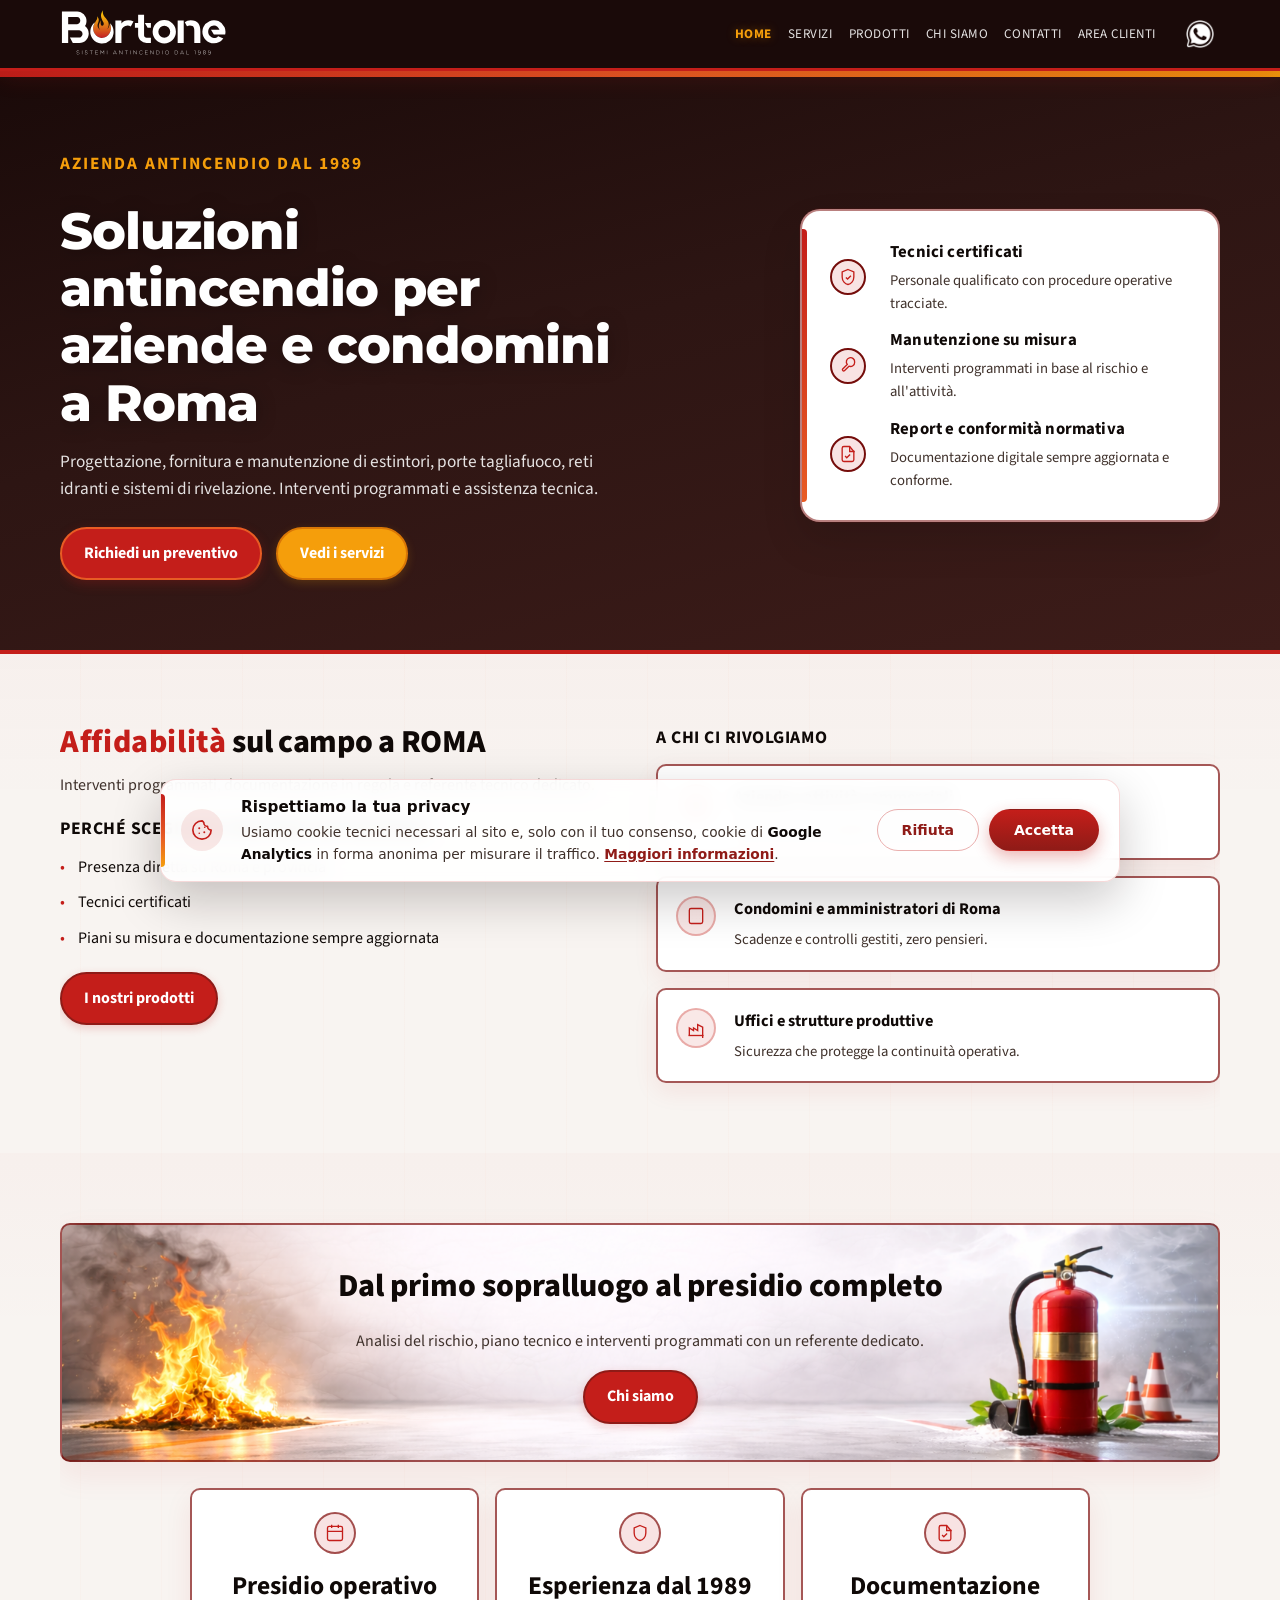
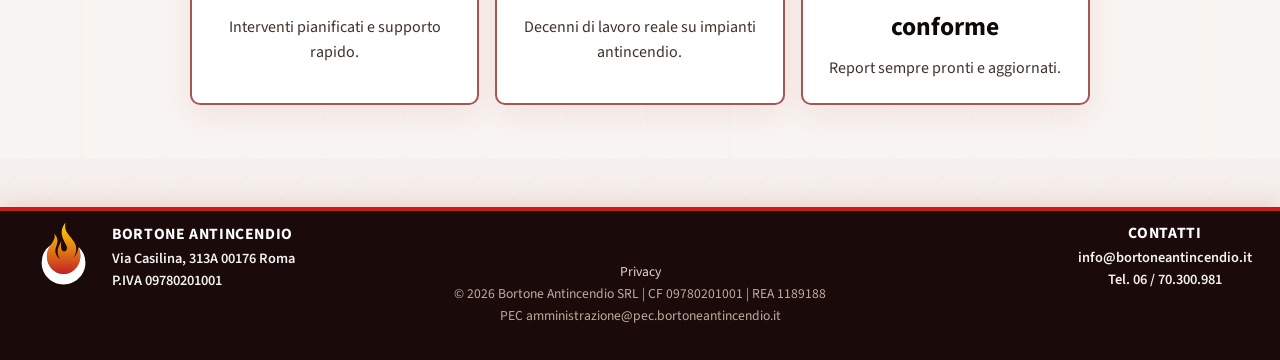
<file: index.html>
<!DOCTYPE html>
<html lang="it">
  <head>
    <!-- Google tag (gtag.js) + Consent Mode v2 (GDPR) -->
    <script async src="https://www.googletagmanager.com/gtag/js?id=G-9JVYF8W64M"></script>
    <script>
      window.dataLayer = window.dataLayer || [];
      function gtag(){dataLayer.push(arguments);}

      gtag('consent', 'default', {
        ad_storage: 'denied',
        ad_user_data: 'denied',
        ad_personalization: 'denied',
        analytics_storage: 'denied',
        wait_for_update: 500
      });

      gtag('js', new Date());
      gtag('config', 'G-9JVYF8W64M', { anonymize_ip: true });
    </script>
    <script src="cookie-consent.js" defer></script>
    <meta charset="UTF-8" />
    <meta name="viewport" content="width=device-width, initial-scale=1" />
    <title>Bortone Antincendio Roma | Manutenzione estintori e impianti antincendio</title>
    <meta
      name="description"
      content="Dal 1989 manutenzione estintori, porte tagliafuoco, reti idranti, sprinkler e rivelazione incendi a Roma per aziende e condomini. Sopralluogo gratuito."
    />
    <link rel="canonical" href="https://www.bortoneantincendio.it/" />
    <link rel="icon" type="image/png" sizes="32x32" href="assets/loghetto.png?v=3" />
    <link rel="icon" type="image/png" sizes="192x192" href="assets/loghetto.png?v=3" />
    <link rel="apple-touch-icon" sizes="180x180" href="assets/loghetto.png?v=3" />
    <link rel="manifest" href="manifest.json" />
    <meta name="theme-color" content="#0b0b0b" />
    <meta name="color-scheme" content="light" />
    <meta name="robots" content="index, follow, max-image-preview:large" />
    <meta name="format-detection" content="telephone=yes" />
    <meta name="author" content="Bortone Antincendio SRL" />
    <meta name="geo.region" content="IT-RM" />
    <meta name="geo.placename" content="Roma" />
    <meta name="geo.position" content="41.8828;12.5342" />
    <meta name="ICBM" content="41.8828, 12.5342" />
    <meta property="og:site_name" content="Bortone Antincendio" />
    <meta property="og:type" content="website" />
    <meta property="og:title" content="Bortone Antincendio Roma | Manutenzione estintori e impianti antincendio" />
    <meta
      property="og:description"
      content="Dal 1989 manutenzione estintori, porte tagliafuoco, reti idranti, sprinkler e rivelazione incendi a Roma per aziende e condomini."
    />
    <meta property="og:url" content="https://www.bortoneantincendio.it/" />
    <meta property="og:locale" content="it_IT" />
    <meta property="og:image" content="https://www.bortoneantincendio.it/assets/loggo.png" />
    <meta property="og:image:width" content="1200" />
    <meta property="og:image:height" content="630" />
    <meta property="og:image:alt" content="Bortone Antincendio - Protezione antincendio a Roma dal 1989" />
    <meta name="twitter:card" content="summary_large_image" />
    <meta name="twitter:title" content="Bortone Antincendio Roma | Manutenzione estintori e impianti antincendio" />
    <meta name="twitter:description" content="Dal 1989 manutenzione estintori, porte tagliafuoco, reti idranti e rivelazione incendi a Roma." />
    <meta name="twitter:image" content="https://www.bortoneantincendio.it/assets/loggo.png" />
    <script type="application/ld+json">
    {
      "@context": "https://schema.org",
      "@type": "FireProtectionService",
      "@id": "https://www.bortoneantincendio.it/#organization",
      "name": "Bortone Antincendio",
      "alternateName": "Bortone Antincendio SRL",
      "url": "https://www.bortoneantincendio.it/",
      "logo": "https://www.bortoneantincendio.it/assets/logo-bortone.svg",
      "image": "https://www.bortoneantincendio.it/assets/loggo.png",
      "description": "Manutenzione e gestione impianti antincendio a Roma per aziende e condomini dal 1989: estintori, porte tagliafuoco, reti idranti, sprinkler e rivelazione incendi.",
      "telephone": "+390670300981",
      "email": "info@bortoneantincendio.it",
      "foundingDate": "1989",
      "priceRange": "€€",
      "vatID": "IT09780201001",
      "address": {
        "@type": "PostalAddress",
        "streetAddress": "Via Casilina, 313A",
        "postalCode": "00176",
        "addressLocality": "Roma",
        "addressRegion": "RM",
        "addressCountry": "IT"
      },
      "openingHoursSpecification": [
        {
          "@type": "OpeningHoursSpecification",
          "dayOfWeek": ["Monday", "Tuesday", "Wednesday", "Thursday", "Friday"],
          "opens": "08:00",
          "closes": "13:00"
        },
        {
          "@type": "OpeningHoursSpecification",
          "dayOfWeek": ["Monday", "Tuesday", "Wednesday", "Thursday", "Friday"],
          "opens": "14:30",
          "closes": "17:00"
        }
      ],
      "geo": {
        "@type": "GeoCoordinates",
        "latitude": 41.8828,
        "longitude": 12.5342
      },
      "areaServed": [
        { "@type": "City", "name": "Roma" },
        { "@type": "AdministrativeArea", "name": "Provincia di Roma" }
      ],
      "hasOfferCatalog": {
        "@type": "OfferCatalog",
        "name": "Servizi antincendio",
        "itemListElement": [
          { "@type": "Offer", "itemOffered": { "@type": "Service", "name": "Manutenzione estintori" } },
          { "@type": "Offer", "itemOffered": { "@type": "Service", "name": "Manutenzione porte tagliafuoco" } },
          { "@type": "Offer", "itemOffered": { "@type": "Service", "name": "Impianti idrici antincendio e reti idranti" } },
          { "@type": "Offer", "itemOffered": { "@type": "Service", "name": "Rivelazione incendi" } },
          { "@type": "Offer", "itemOffered": { "@type": "Service", "name": "Consulenza antincendio" } }
        ]
      }
    }
    </script>
    <script type="application/ld+json">
    {
      "@context": "https://schema.org",
      "@type": "WebSite",
      "url": "https://www.bortoneantincendio.it/",
      "name": "Bortone Antincendio",
      "inLanguage": "it-IT",
      "publisher": { "@id": "https://www.bortoneantincendio.it/#organization" }
    }
    </script>
    <link rel="preconnect" href="https://fonts.googleapis.com" />
    <link rel="preconnect" href="https://fonts.gstatic.com" crossorigin />
    <link
      href="https://fonts.googleapis.com/css2?family=Montserrat:wght@500;600;700;800&family=Source+Sans+3:wght@400;500;600;700&display=swap"
      rel="stylesheet"
    />
    <link rel="preload" as="image" href="assets/logo-bortone.svg" />
    <link rel="stylesheet" href="styles.css" />
  </head>
  <body>
    <a href="#main" class="skip-link">Salta al contenuto</a>
    <header class="site-header">
      <div class="container header-inner">
        <a class="logo" href="/" aria-label="Bortone Antincendio - Torna alla home">
          <img src="assets/logo-bortone.svg" alt="Logo Bortone Antincendio" width="646" height="806" />
        </a>
        <button class="nav-toggle" aria-expanded="false" aria-controls="site-nav" aria-label="Apri menu di navigazione">
          Menu
        </button>
        <nav class="site-nav" id="site-nav" aria-label="Navigazione principale">
          <a class="active" href="/" aria-current="page">Home</a>
          <a href="servizi.html">Servizi</a>
          <a href="prodotti.html">Prodotti</a>
          <a href="chi-siamo.html">Chi siamo</a>
          <a href="contatti.html">Contatti</a>
          <a href="area-clienti.html">Area Clienti</a>
        </nav>
        <a href="https://wa.me/393206472865" target="_blank" rel="noopener" class="header-icon-link" aria-label="Scrivici su WhatsApp">
          <img src="assets/icons8-whatsapp-64.png" class="header-icon" alt="" width="28" height="28" loading="lazy" decoding="async">
        </a>
      </div>
    </header>

    <main id="main">
      <section class="hero" aria-labelledby="hero-title">
        <div class="hero-stripe" aria-hidden="true"></div>
        <div class="container hero-grid">
          <div class="hero-content">
            <p class="hero-eyebrow">Azienda antincendio dal 1989</p>
            <h1 id="hero-title" class="reveal">Soluzioni antincendio per aziende e condomini a Roma</h1>
            <p class="reveal hero-lead" data-delay="1">
              Progettazione, fornitura e manutenzione di estintori, porte tagliafuoco, reti idranti
              e sistemi di rivelazione. Interventi programmati e assistenza tecnica.
            </p>
            <div class="hero-actions reveal" data-delay="2">
              <a class="button primary" href="servizi.html#preventivo">Richiedi un preventivo</a>
              <a class="button home-services-cta" href="servizi.html">Vedi i servizi</a>
            </div>
          </div>
          <div class="hero-card reveal" data-delay="3">
            <ul class="hero-card-list">
              <li>
                <span class="hero-card-icon" aria-hidden="true">
                  <svg viewBox="0 0 24 24" fill="none" stroke="currentColor" stroke-width="1.6">
                    <path d="M12 3l7 3v6c0 5-3.5 8.5-7 9-3.5-.5-7-4-7-9V6l7-3z" />
                    <path d="M9.5 12.5l2 2 4-4" />
                  </svg>
                </span>
                <div>
                  <strong>Tecnici certificati</strong>
                  <p>Personale qualificato con procedure operative tracciate.</p>
                </div>
              </li>
              <li>
                <span class="hero-card-icon" aria-hidden="true">
                  <svg viewBox="0 0 24 24" fill="none" stroke="currentColor" stroke-width="1.6">
                    <path d="M20 7.5a5 5 0 0 1-6.8 4.7l-5.5 5.5a1.5 1.5 0 0 1-2.1-2.1l5.5-5.5A5 5 0 1 1 20 7.5z" />
                  </svg>
                </span>
                <div>
                  <strong>Manutenzione su misura</strong>
                  <p>Interventi programmati in base al rischio e all'attività.</p>
                </div>
              </li>
              <li>
                <span class="hero-card-icon" aria-hidden="true">
                  <svg viewBox="0 0 24 24" fill="none" stroke="currentColor" stroke-width="1.6">
                    <path d="M14 3H7a2 2 0 0 0-2 2v14a2 2 0 0 0 2 2h10a2 2 0 0 0 2-2V9z" />
                    <path d="M14 3v6h6" />
                    <path d="M8.5 14.5l2 2 4-4" />
                  </svg>
                </span>
                <div>
                  <strong>Report e conformità normativa</strong>
                  <p>Documentazione digitale sempre aggiornata e conforme.</p>
                </div>
              </li>
            </ul>
          </div>
        </div>
      </section>

      <section class="intro-roma" aria-labelledby="intro-roma-title">
        <div class="container intro-roma__grid">
          <div class="intro-roma__left">
            <h2 id="intro-roma-title" class="intro-roma__title">
              <span class="intro-roma__accent">Affidabilità</span> sul campo a ROMA
            </h2>
            <p class="intro-roma__lead">
              Interventi programmati, documentazione in regola e referente tecnico dedicato.
            </p>

            <div class="intro-roma__why">
              <h3>Perché scegliere Bortone Antincendio</h3>
              <ul>
                <li>Presenza diretta su Roma e provincia</li>
                <li>Tecnici certificati</li>
                <li>Piani su misura e documentazione sempre aggiornata</li>
              </ul>
            </div>

            <div class="intro-roma__cta">
              <a class="button primary" href="prodotti.html">I nostri prodotti</a>
            </div>
          </div>

          <div class="intro-roma__right">
            <h3>A chi ci rivolgiamo</h3>

            <div class="intro-roma__cards">
              <article class="intro-roma__card">
                <span class="intro-roma__icon" aria-hidden="true">
                  <svg viewBox="0 0 24 24" fill="none" stroke="currentColor" stroke-width="1.6">
                    <path d="M3 21h18" />
                    <path d="M6 21V6l6-3 6 3v15" />
                    <path d="M9 21v-6h6v6" />
                  </svg>
                </span>
                <div>
                  <h4>Aziende e attività commerciali</h4>
                  <p>Manutenzione programmata per continuità operativa.</p>
                </div>
              </article>

              <article class="intro-roma__card">
                <span class="intro-roma__icon" aria-hidden="true">
                  <svg viewBox="0 0 24 24" fill="none" stroke="currentColor" stroke-width="1.6">
                    <rect x="4" y="3" width="16" height="18" rx="2" />
                    <path d="M8 7h.01M12 7h.01M16 7h.01" />
                    <path d="M8 11h.01M12 11h.01M16 11h.01" />
                    <path d="M8 15h.01M12 15h.01M16 15h.01" />
                  </svg>
                </span>
                <div>
                  <h4>Condomini e amministratori di Roma</h4>
                  <p>Scadenze e controlli gestiti, zero pensieri.</p>
                </div>
              </article>

              <article class="intro-roma__card">
                <span class="intro-roma__icon" aria-hidden="true">
                  <svg viewBox="0 0 24 24" fill="none" stroke="currentColor" stroke-width="1.6">
                    <path d="M3 21h18" />
                    <path d="M4 21v-9l5 3v-3l5 3v-7l6 3v13" />
                  </svg>
                </span>
                <div>
                  <h4>Uffici e strutture produttive</h4>
                  <p>Sicurezza che protegge la continuità operativa.</p>
                </div>
              </article>
            </div>
          </div>
        </div>
      </section>

      <section class="section summary-section" aria-labelledby="summary-title">
        <div class="container">
          <div class="banner reveal">
            <h2 id="summary-title">Dal primo sopralluogo al presidio completo</h2>
            <p>
              Analisi del rischio, piano tecnico e interventi programmati con un referente
              dedicato.
            </p>
            <div class="hero-actions">
              <a class="button primary" href="chi-siamo.html">Chi siamo</a>
            </div>
          </div>
          <div class="stats">
            <div class="stat reveal" data-delay="1">
              <span class="stat-icon" aria-hidden="true">
                <svg viewBox="0 0 24 24" fill="none" stroke="currentColor" stroke-width="1.6">
                  <rect x="3" y="4" width="18" height="17" rx="2" />
                  <path d="M16 2v4M8 2v4M3 10h18" />
                </svg>
              </span>
              <h3>Presidio operativo</h3>
              <p>Interventi pianificati e supporto rapido.</p>
            </div>
            <div class="stat reveal" data-delay="2">
              <span class="stat-icon" aria-hidden="true">
                <svg viewBox="0 0 24 24" fill="none" stroke="currentColor" stroke-width="1.6">
                  <path d="M12 3l7 3v6c0 5-3.5 8.5-7 9-3.5-.5-7-4-7-9V6l7-3z" />
                </svg>
              </span>
              <h3>Esperienza dal 1989</h3>
              <p>Decenni di lavoro reale su impianti antincendio.</p>
            </div>
            <div class="stat reveal" data-delay="3">
              <span class="stat-icon" aria-hidden="true">
                <svg viewBox="0 0 24 24" fill="none" stroke="currentColor" stroke-width="1.6">
                  <path d="M14 3H7a2 2 0 0 0-2 2v14a2 2 0 0 0 2 2h10a2 2 0 0 0 2-2V9z" />
                  <path d="M14 3v6h6" />
                  <path d="M8.5 14.5l2 2 4-4" />
                </svg>
              </span>
              <h3>Documentazione conforme</h3>
              <p>Report sempre pronti e aggiornati.</p>
            </div>
          </div>
        </div>
      </section>
    </main>

    <footer class="site-footer">
      <div class="container footer-grid">
        <div>
          <div class="footer-brand">
            <img
              class="footer-logo"
              src="assets/loghetto-black.svg"
              alt="Logo Bortone Antincendio"
              width="646"
              height="806"
              loading="lazy"
              decoding="async"
            />
            <div>
              <strong>Bortone Antincendio</strong>
              <p class="footer-highlight">Via Casilina, 313A 00176 Roma</p>
              <p class="footer-highlight">P.IVA 09780201001</p>
            </div>
          </div>
        </div>
        <div>
          <strong>Contatti</strong>
          <p class="footer-highlight">
            <a href="mailto:info@bortoneantincendio.it">info@bortoneantincendio.it</a>
          </p>
          <p class="footer-highlight">
            <a href="tel:+390670300981">Tel. 06 / 70.300.981</a>
          </p>
        </div>
      </div>
      <div class="container footer-legal">
        <a href="privacy.html">Privacy</a>
        <br />
        © 2026 Bortone Antincendio SRL | CF 09780201001 | REA 1189188
        <br />
        PEC amministrazione@pec.bortoneantincendio.it
      </div>
    </footer>

    <script src="script.js" defer></script>
  </body>
</html>
</file>
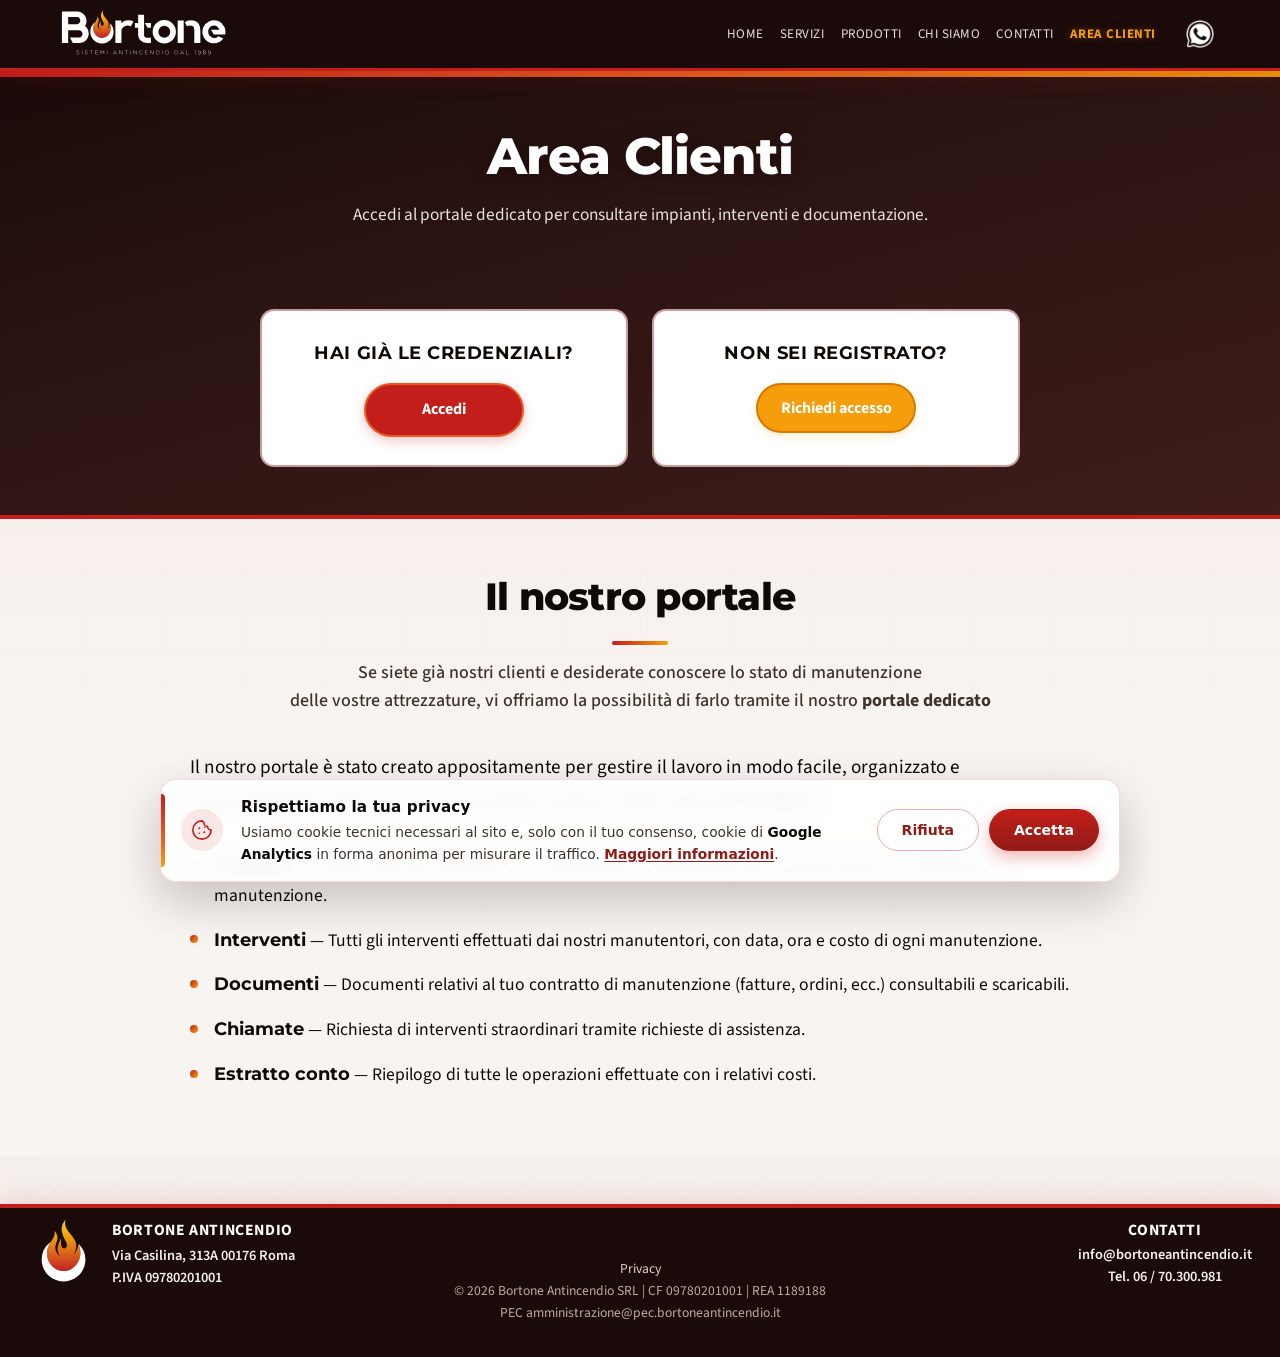
<file: area-clienti.html>
<!DOCTYPE html>
<html lang="it">
  <head>
    <!-- Google tag (gtag.js) + Consent Mode v2 (GDPR) -->
    <script async src="https://www.googletagmanager.com/gtag/js?id=G-9JVYF8W64M"></script>
    <script>
      window.dataLayer = window.dataLayer || [];
      function gtag(){dataLayer.push(arguments);}

      gtag('consent', 'default', {
        ad_storage: 'denied',
        ad_user_data: 'denied',
        ad_personalization: 'denied',
        analytics_storage: 'denied',
        wait_for_update: 500
      });

      gtag('js', new Date());
      gtag('config', 'G-9JVYF8W64M', { anonymize_ip: true });
    </script>
    <script src="cookie-consent.js" defer></script>
    <meta charset="UTF-8" />
    <meta name="viewport" content="width=device-width, initial-scale=1" />
    <title>Area Clienti - Portale impianti antincendio | Bortone Antincendio Roma</title>
    <meta
      name="description"
      content="Portale clienti Bortone Antincendio: consulta impianti, interventi, documenti e richiedi assistenza. Accesso riservato e richiesta credenziali online."
    />
    <link rel="canonical" href="https://www.bortoneantincendio.it/area-clienti.html" />
    <link rel="icon" type="image/png" sizes="32x32" href="assets/loghetto.png?v=3" />
    <link rel="icon" type="image/png" sizes="192x192" href="assets/loghetto.png?v=3" />
    <link rel="apple-touch-icon" sizes="180x180" href="assets/loghetto.png?v=3" />
    <link rel="manifest" href="manifest.json" />
    <meta name="theme-color" content="#0b0b0b" />
    <meta name="color-scheme" content="light" />
    <meta name="robots" content="index, follow, max-image-preview:large" />
    <meta name="format-detection" content="telephone=yes" />
    <meta name="geo.region" content="IT-RM" />
    <meta name="geo.placename" content="Roma" />
    <meta property="og:site_name" content="Bortone Antincendio" />
    <meta property="og:type" content="website" />
    <meta property="og:title" content="Area Clienti - Portale impianti antincendio | Bortone Antincendio Roma" />
    <meta
      property="og:description"
      content="Portale clienti Bortone Antincendio: consulta impianti, interventi, documenti e richiedi assistenza."
    />
    <meta property="og:url" content="https://www.bortoneantincendio.it/area-clienti.html" />
    <meta property="og:locale" content="it_IT" />
    <meta property="og:image" content="https://www.bortoneantincendio.it/assets/loggo.png" />
    <meta property="og:image:width" content="1200" />
    <meta property="og:image:height" content="630" />
    <meta property="og:image:alt" content="Bortone Antincendio - Area Clienti" />
    <meta name="twitter:card" content="summary_large_image" />
    <meta name="twitter:title" content="Area Clienti - Portale impianti antincendio | Bortone Antincendio Roma" />
    <meta name="twitter:description" content="Portale clienti Bortone Antincendio: consulta impianti, interventi, documenti e richiedi assistenza." />
    <meta name="twitter:image" content="https://www.bortoneantincendio.it/assets/loggo.png" />
    <script type="application/ld+json">
    {
      "@context": "https://schema.org",
      "@type": "FireProtectionService",
      "@id": "https://www.bortoneantincendio.it/#organization",
      "name": "Bortone Antincendio",
      "url": "https://www.bortoneantincendio.it/",
      "logo": "https://www.bortoneantincendio.it/assets/logo-bortone.svg",
      "image": "https://www.bortoneantincendio.it/assets/loggo.png",
      "description": "Portale clienti Bortone Antincendio: consulta impianti, interventi, documenti e richiedi assistenza.",
      "telephone": "+390670300981",
      "email": "info@bortoneantincendio.it",
      "priceRange": "€€",
      "address": {
        "@type": "PostalAddress",
        "streetAddress": "Via Casilina, 313A",
        "postalCode": "00176",
        "addressLocality": "Roma",
        "addressRegion": "RM",
        "addressCountry": "IT"
      },
      "openingHours": "Mo-Fr 08:00-13:00,14:30-17:00",
      "geo": { "@type": "GeoCoordinates", "latitude": 41.8828, "longitude": 12.5342 },
      "areaServed": [
        { "@type": "City", "name": "Roma" },
        { "@type": "AdministrativeArea", "name": "Provincia di Roma" }
      ]
    }
    </script>
    <link rel="preconnect" href="https://fonts.googleapis.com" />
    <link rel="preconnect" href="https://fonts.gstatic.com" crossorigin />
    <link
      href="https://fonts.googleapis.com/css2?family=Montserrat:wght@500;600;700;800&family=Source+Sans+3:wght@400;500;600;700&display=swap"
      rel="stylesheet"
    />
    <link rel="stylesheet" href="styles.css" />
  </head>
  <body>
    <a href="#main" class="skip-link">Salta al contenuto</a>
    <header class="site-header">
      <div class="container header-inner">
        <a class="logo" href="/" aria-label="Bortone Antincendio - Torna alla home">
          <img src="assets/logo-bortone.svg" alt="Logo Bortone Antincendio" width="646" height="806" />
        </a>
        <button class="nav-toggle" aria-expanded="false" aria-controls="site-nav" aria-label="Apri menu di navigazione">
          Menu
        </button>
        <nav class="site-nav" id="site-nav" aria-label="Navigazione principale">
          <a href="/">Home</a>
          <a href="servizi.html">Servizi</a>
          <a href="prodotti.html">Prodotti</a>
          <a href="chi-siamo.html">Chi siamo</a>
          <a href="contatti.html">Contatti</a>
          <a class="active" href="area-clienti.html" aria-current="page">Area Clienti</a>
        </nav>
        <a href="https://wa.me/393206472865" target="_blank" rel="noopener" class="header-icon-link" aria-label="Scrivici su WhatsApp">
          <img src="assets/icons8-whatsapp-64.png" class="header-icon" alt="" width="28" height="28" loading="lazy" decoding="async">
        </a>
      </div>
    </header>

    <main id="main">
      <section class="hero area-clienti-hero" aria-labelledby="hero-title">
        <div class="hero-stripe" aria-hidden="true"></div>
        <div class="container">
          <div class="area-clienti-hero-inner">
            <h1 id="hero-title" class="reveal">Area Clienti</h1>
            <p class="reveal area-clienti-lead" data-delay="1">
              Accedi al portale dedicato per consultare impianti, interventi e documentazione.
            </p>
            <div class="area-clienti-cta reveal">
              <div class="area-clienti-cta-box">
                <h2>Hai già le credenziali?</h2>
                <a href="https://app.taylorweb.it/login.php" class="button primary" target="_blank" rel="noopener noreferrer">Accedi</a>
              </div>
              <div class="area-clienti-cta-box">
                <h2>Non sei registrato?</h2>
                <button type="button" class="button home-services-cta" id="open-access-popup" aria-haspopup="dialog" aria-controls="access-popup-overlay">Richiedi accesso</button>
              </div>
            </div>

            <div id="access-popup-overlay" class="access-popup-overlay" hidden>
              <div class="access-popup-modal" role="dialog" aria-modal="true" aria-labelledby="access-popup-title">
                <button class="access-popup-close" id="close-access-popup" title="Chiudi" type="button" aria-label="Chiudi finestra">&times;</button>
                <h2 id="access-popup-title" class="access-popup-title">Richiedi accesso</h2>
                <div class="access-popup-menu" role="tablist" aria-label="Tipo di richiesta">
                  <button type="button" class="access-popup-menu-item active" data-type="azienda" role="tab" aria-selected="true">Azienda/Privato</button>
                  <button type="button" class="access-popup-menu-item" data-type="admin" role="tab" aria-selected="false">Amministratore</button>
                </div>
                <form id="access-popup-form" class="access-popup-form" action="https://formspree.io/f/mjglabyd" method="post" aria-label="Modulo richiesta credenziali area clienti">
                  <input type="hidden" name="subject" value="RICHIESTA CREDENZIALI" />
                  <input type="hidden" name="_origine" value="RICHIESTA CREDENZIALI" />
                  <div class="form-honeypot" aria-hidden="true">
                    <label for="access-popup-website">Non compilare</label>
                    <input type="text" id="access-popup-website" name="website" tabindex="-1" autocomplete="off" />
                  </div>
                  <label for="access-popup-nome" class="visually-hidden">Nome azienda o nome e cognome</label>
                  <input type="text" id="access-popup-nome" name="name" placeholder="Nome azienda / Nome e cognome" required autocomplete="organization" />
                  <label for="access-popup-email" class="visually-hidden">Email</label>
                  <input type="email" id="access-popup-email" name="email" placeholder="Email" required autocomplete="email" />
                  <label for="access-popup-phone" class="visually-hidden">Numero di telefono</label>
                  <input type="tel" id="access-popup-phone" name="phone" placeholder="Numero di telefono" autocomplete="tel" />
                  <div class="access-popup-submit-wrap">
                    <button type="submit" class="access-popup-submit" id="access-popup-submit-btn">Invia richiesta</button>
                  </div>
                  <p class="access-popup-info">
                    Riceverai una mail con le tue credenziali di accesso.
                  </p>
                  <p class="form-hint" id="access-popup-status" role="status" aria-live="polite"></p>
                </form>
              </div>
            </div>
          </div>
        </div>
      </section>

      <section class="section company-story area-clienti-section" aria-labelledby="portale-title">
        <div class="container">
          <div class="section-header">
            <h2 id="portale-title" class="reveal">Il nostro portale</h2>
            <p class="reveal" data-delay="1">
              Se siete già nostri clienti e desiderate conoscere lo stato di manutenzione<br>delle vostre attrezzature, vi offriamo la possibilità di farlo tramite il nostro <strong>portale dedicato</strong>
            </p>
          </div>
          <div class="company-story-body reveal">
            <p class="area-clienti-intro">
              Il nostro portale è stato creato appositamente per gestire il lavoro in modo facile, organizzato e personalizzabile. Attraverso di esso potrete usufruire delle seguenti <strong>funzioni:</strong>
            </p>
          </div>

          <ul class="area-clienti-features reveal">
            <li>
              <strong>Impianti</strong> — L'elenco dei tuoi impianti con i relativi dati e componenti, per i quali è attivo un contratto di manutenzione.
            </li>
            <li>
              <strong>Interventi</strong> — Tutti gli interventi effettuati dai nostri manutentori, con data, ora e costo di ogni manutenzione.
            </li>
            <li>
              <strong>Documenti</strong> — Documenti relativi al tuo contratto di manutenzione (fatture, ordini, ecc.) consultabili e scaricabili.
            </li>
            <li>
              <strong>Chiamate</strong> — Richiesta di interventi straordinari tramite richieste di assistenza.
            </li>
            <li>
              <strong>Estratto conto</strong> — Riepilogo di tutte le operazioni effettuate con i relativi costi.
            </li>
          </ul>
        </div>
      </section>
    </main>

    <footer class="site-footer">
      <div class="container footer-grid">
        <div>
          <div class="footer-brand">
            <img class="footer-logo" src="assets/loghetto-black.svg" alt="Logo Bortone Antincendio" width="646" height="806" loading="lazy" decoding="async" />
            <div>
              <strong>Bortone Antincendio</strong>
              <p class="footer-highlight">Via Casilina, 313A 00176 Roma</p>
              <p class="footer-highlight">P.IVA 09780201001</p>
            </div>
          </div>
        </div>
        <div>
          <strong>Contatti</strong>
          <p class="footer-highlight">
            <a href="mailto:info@bortoneantincendio.it">info@bortoneantincendio.it</a>
          </p>
          <p class="footer-highlight">
            <a href="tel:+390670300981">Tel. 06 / 70.300.981</a>
          </p>
        </div>
      </div>
      <div class="container footer-legal">
        <a href="privacy.html">Privacy</a>
        <br />
        © 2026 Bortone Antincendio SRL | CF 09780201001 | REA 1189188
        <br />
        PEC amministrazione@pec.bortoneantincendio.it
      </div>
    </footer>

    <script src="script.js" defer></script>
  </body>
</html>
</file>
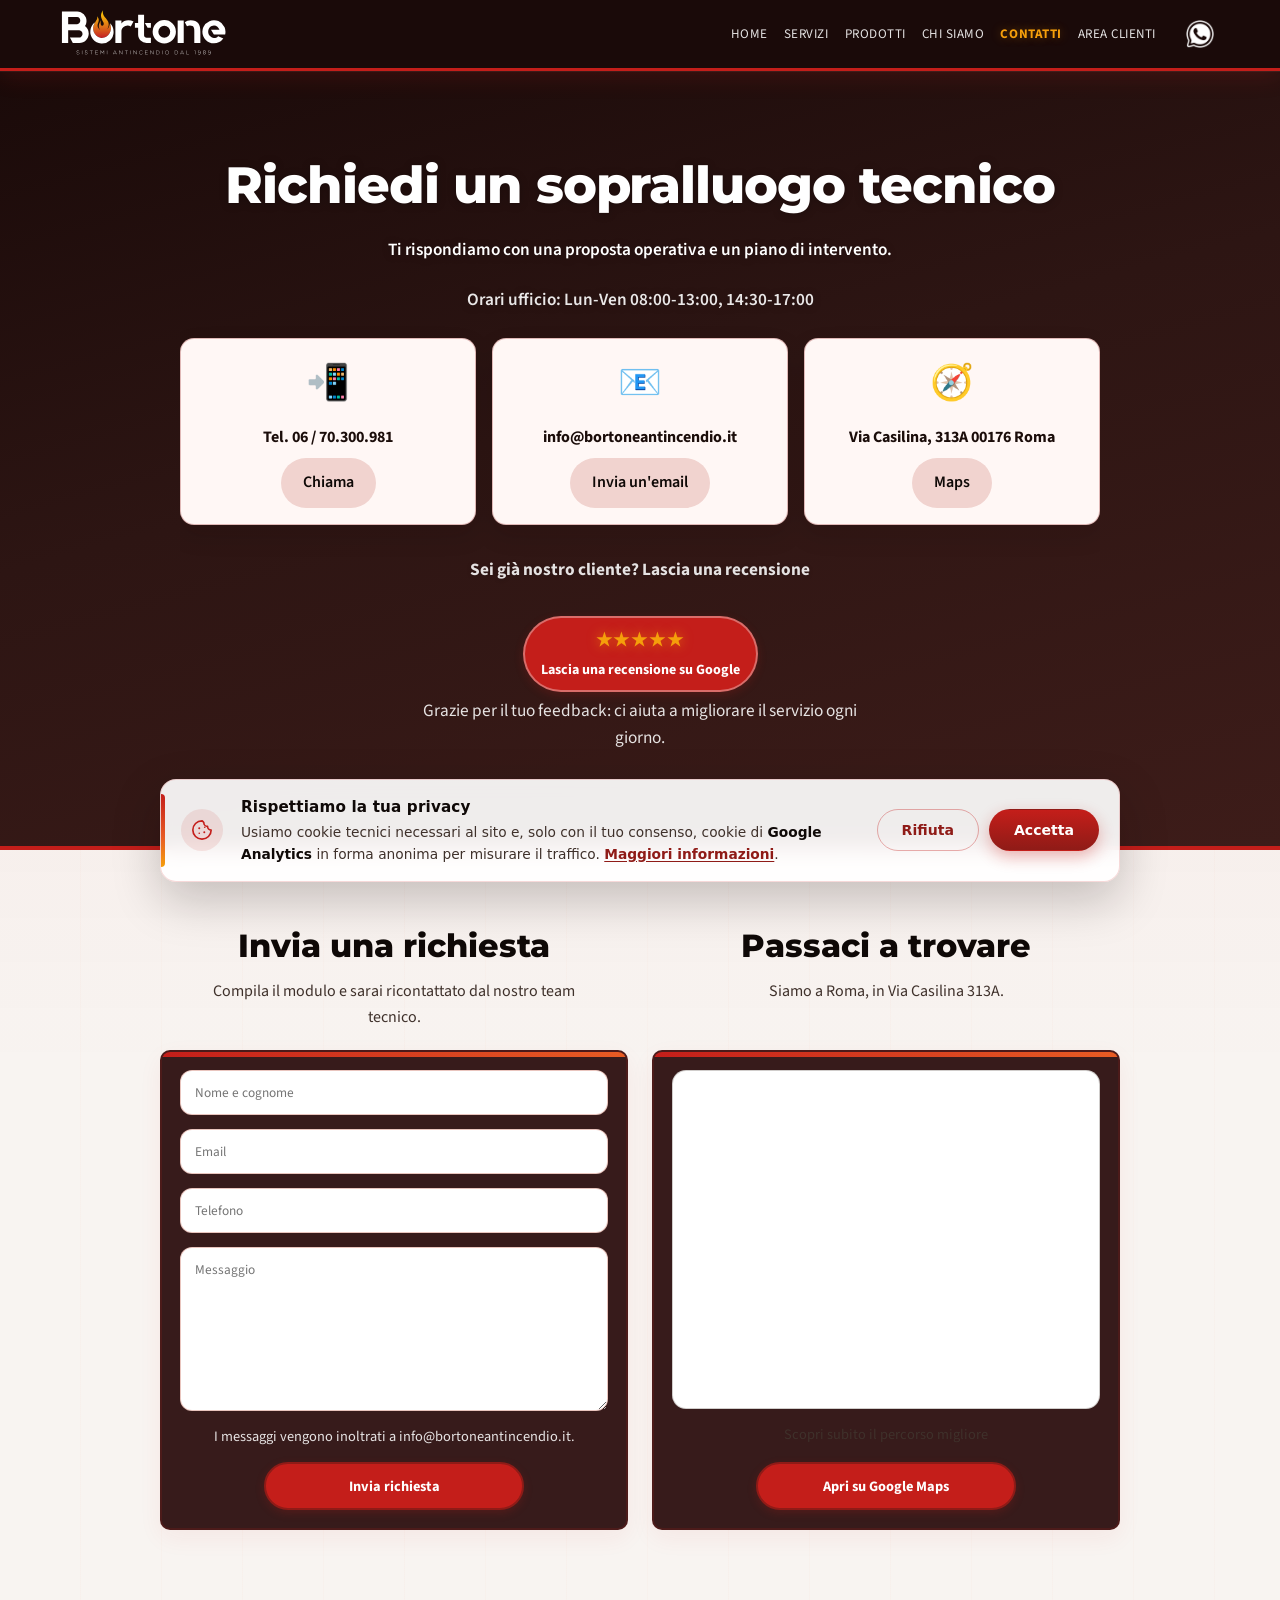
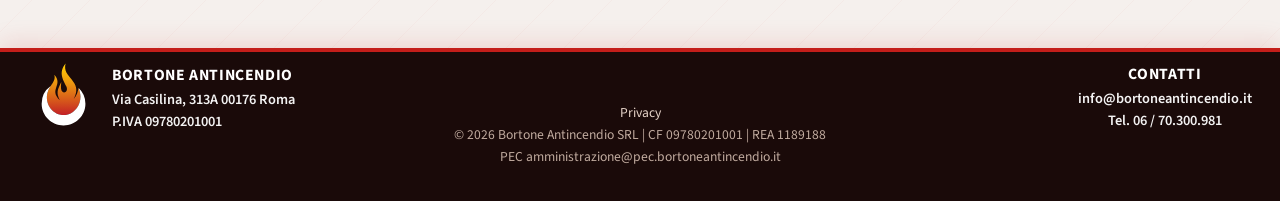
<file: contatti.html>
<!DOCTYPE html>
<html lang="it">
  <head>
    <!-- Google tag (gtag.js) + Consent Mode v2 (GDPR) -->
    <script async src="https://www.googletagmanager.com/gtag/js?id=G-9JVYF8W64M"></script>
    <script>
      window.dataLayer = window.dataLayer || [];
      function gtag(){dataLayer.push(arguments);}

      gtag('consent', 'default', {
        ad_storage: 'denied',
        ad_user_data: 'denied',
        ad_personalization: 'denied',
        analytics_storage: 'denied',
        wait_for_update: 500
      });

      gtag('js', new Date());
      gtag('config', 'G-9JVYF8W64M', { anonymize_ip: true });
    </script>
    <script src="cookie-consent.js" defer></script>
    <meta charset="UTF-8" />
    <meta name="viewport" content="width=device-width, initial-scale=1" />
    <title>Contatti antincendio Roma | Sopralluogo gratuito - Bortone Antincendio</title>
    <meta
      name="description"
      content="Contatta Bortone Antincendio a Roma: telefono, email, modulo richiesta sopralluogo gratuito e mappa per raggiungere la sede di Via Casilina 313A."
    />
    <link rel="canonical" href="https://www.bortoneantincendio.it/contatti.html" />
    <link rel="icon" type="image/png" sizes="32x32" href="assets/loghetto.png?v=3" />
    <link rel="icon" type="image/png" sizes="192x192" href="assets/loghetto.png?v=3" />
    <link rel="apple-touch-icon" sizes="180x180" href="assets/loghetto.png?v=3" />
    <link rel="manifest" href="manifest.json" />
    <meta name="theme-color" content="#0b0b0b" />
    <meta name="color-scheme" content="light" />
    <meta name="robots" content="index, follow, max-image-preview:large" />
    <meta name="format-detection" content="telephone=yes" />
    <meta name="geo.region" content="IT-RM" />
    <meta name="geo.placename" content="Roma" />
    <meta name="geo.position" content="41.8828;12.5342" />
    <meta property="og:site_name" content="Bortone Antincendio" />
    <meta property="og:type" content="website" />
    <meta property="og:title" content="Contatti antincendio Roma | Sopralluogo gratuito - Bortone Antincendio" />
    <meta
      property="og:description"
      content="Telefono, email, modulo richiesta sopralluogo e mappa per raggiungerci a Roma in Via Casilina 313A."
    />
    <meta property="og:url" content="https://www.bortoneantincendio.it/contatti.html" />
    <meta property="og:locale" content="it_IT" />
    <meta property="og:image" content="https://www.bortoneantincendio.it/assets/loggo.png" />
    <meta property="og:image:width" content="1200" />
    <meta property="og:image:height" content="630" />
    <meta property="og:image:alt" content="Bortone Antincendio - Contatti a Roma" />
    <meta name="twitter:card" content="summary_large_image" />
    <meta name="twitter:title" content="Contatti antincendio Roma | Bortone Antincendio" />
    <meta name="twitter:description" content="Contatti, modulo richiesta sopralluogo e mappa - Bortone Antincendio Roma." />
    <meta name="twitter:image" content="https://www.bortoneantincendio.it/assets/loggo.png" />
    <script type="application/ld+json">
    {
      "@context": "https://schema.org",
      "@type": "FireProtectionService",
      "@id": "https://www.bortoneantincendio.it/#organization",
      "name": "Bortone Antincendio",
      "url": "https://www.bortoneantincendio.it/",
      "logo": "https://www.bortoneantincendio.it/assets/logo-bortone.svg",
      "image": "https://www.bortoneantincendio.it/assets/loggo.png",
      "description": "Manutenzione e gestione impianti antincendio a Roma per aziende e condomini.",
      "telephone": "+390670300981",
      "email": "info@bortoneantincendio.it",
      "priceRange": "€€",
      "vatID": "IT09780201001",
      "address": {
        "@type": "PostalAddress",
        "streetAddress": "Via Casilina, 313A",
        "postalCode": "00176",
        "addressLocality": "Roma",
        "addressRegion": "RM",
        "addressCountry": "IT"
      },
      "openingHours": "Mo-Fr 08:00-13:00,14:30-17:00",
      "geo": { "@type": "GeoCoordinates", "latitude": 41.8828, "longitude": 12.5342 },
      "hasMap": "https://www.google.com/maps/search/?api=1&query=Via+Casilina+313A+00176+Roma",
      "areaServed": [
        { "@type": "City", "name": "Roma" },
        { "@type": "AdministrativeArea", "name": "Provincia di Roma" }
      ],
      "contactPoint": {
        "@type": "ContactPoint",
        "telephone": "+390670300981",
        "contactType": "customer service",
        "email": "info@bortoneantincendio.it",
        "areaServed": "IT",
        "availableLanguage": "Italian"
      }
    }
    </script>
    <link rel="preconnect" href="https://fonts.googleapis.com" />
    <link rel="preconnect" href="https://fonts.gstatic.com" crossorigin />
    <link
      href="https://fonts.googleapis.com/css2?family=Montserrat:wght@500;600;700;800&family=Source+Sans+3:wght@400;500;600;700&display=swap"
      rel="stylesheet"
    />
    <link rel="stylesheet" href="styles.css" />
  </head>
  <body>
    <a href="#main" class="skip-link">Salta al contenuto</a>
    <header class="site-header">
      <div class="container header-inner">
        <a class="logo" href="/" aria-label="Bortone Antincendio - Torna alla home">
          <img src="assets/logo-bortone.svg" alt="Logo Bortone Antincendio" width="646" height="806" />
        </a>
        <button class="nav-toggle" aria-expanded="false" aria-controls="site-nav" aria-label="Apri menu di navigazione">
          Menu
        </button>
        <nav class="site-nav" id="site-nav" aria-label="Navigazione principale">
          <a href="/">Home</a>
          <a href="servizi.html">Servizi</a>
          <a href="prodotti.html">Prodotti</a>
          <a href="chi-siamo.html">Chi siamo</a>
          <a class="active" href="contatti.html" aria-current="page">Contatti</a>
          <a href="area-clienti.html">Area Clienti</a>
        </nav>
        <a href="https://wa.me/393206472865" target="_blank" rel="noopener" class="header-icon-link" aria-label="Scrivici su WhatsApp">
          <img src="assets/icons8-whatsapp-64.png" class="header-icon" alt="" width="28" height="28" loading="lazy" decoding="async">
        </a>
      </div>
    </header>

    <main id="main">
      <section class="hero contact-hero" aria-labelledby="hero-title">
        <div class="container">
          <div class="contact-hero-inner">
            <h1 id="hero-title" class="reveal">Richiedi un sopralluogo tecnico</h1>
            <p class="reveal contact-hero-sub" data-delay="1">
              Ti rispondiamo con una proposta operativa e un piano di intervento.
            </p>
            <p class="reveal contact-hero-hours" data-delay="1">
              Orari ufficio: Lun-Ven 08:00-13:00, 14:30-17:00
            </p>
            <div class="contact-hero-grid-wrap reveal" data-delay="2">
              <div class="contact-hero-grid">
                <div class="contact-hero-item">
                  <div class="contact-hero-emoji" aria-hidden="true">📲</div>
                  <p class="contact-hero-text">Tel. 06 / 70.300.981</p>
                  <a class="button contact-hero-link" href="tel:+390670300981" aria-label="Chiama Bortone Antincendio al numero 06 70300981">Chiama</a>
                </div>
                <div class="contact-hero-item">
                  <div class="contact-hero-emoji" aria-hidden="true">📧</div>
                  <p class="contact-hero-text">info@bortoneantincendio.it</p>
                  <a class="button contact-hero-link" href="mailto:info@bortoneantincendio.it" aria-label="Invia email a info@bortoneantincendio.it">
                    Invia un'email
                  </a>
                </div>
                <div class="contact-hero-item">
                  <div class="contact-hero-emoji" aria-hidden="true">🧭</div>
                  <p class="contact-hero-text">Via Casilina, 313A 00176 Roma</p>
                  <a
                    class="button contact-hero-link"
                    href="https://www.google.com/maps/search/?api=1&query=Via+Casilina+313A+00176+Roma"
                    target="_blank"
                    rel="noopener"
                    aria-label="Apri indicazioni stradali su Google Maps"
                  >
                    Maps
                  </a>
                </div>
              </div>
            </div>
            <div class="review-cta reveal" data-delay="4">
              <div class="review-cta-content">
                <p class="review-cta-title">Sei già nostro cliente? Lascia una recensione</p>
                <a
                  class="button review-cta-link"
                  href="https://search.google.com/local/writereview?placeid=ChIJhQ_Z4CFiLxMR8XWI-L-wn_M"
                  target="_blank"
                  rel="noopener"
                  aria-label="Lascia una recensione su Google a Bortone Antincendio"
                >
                  <span class="review-stars" aria-hidden="true">★★★★★</span>
                  Lascia una recensione su Google
                </a>
                <p class="review-cta-note">
                  Grazie per il tuo feedback: ci aiuta a migliorare il servizio ogni giorno.
                </p>
              </div>
            </div>
          </div>
        </div>
      </section>

      <section class="section" id="invia-richiesta" aria-labelledby="contatti-title">
        <h2 id="contatti-title" class="visually-hidden">Modulo di contatto e mappa</h2>
        <div class="container">
          <div class="contact-cards-grid">
            <div class="contact-card-header">
              <h2 class="reveal">Invia una richiesta</h2>
              <p class="reveal" data-delay="1">
                Compila il modulo e sarai ricontattato dal nostro team tecnico.
              </p>
            </div>
            <div class="contact-card-header">
              <h2 class="reveal">Passaci a trovare</h2>
              <p class="reveal" data-delay="1">Siamo a Roma, in Via Casilina 313A.</p>
            </div>
            <div class="card reveal contact-form-card">
              <form id="contact-form" class="form-grid" action="https://formspree.io/f/mjglabyd" method="post" aria-label="Modulo richiesta contatto">
                <input type="hidden" name="subject" value="RICHIESTA DEL CLIENTE" />
                <input type="hidden" name="_origine" value="RICHIESTA DEL CLIENTE" />
                <div class="form-honeypot" aria-hidden="true">
                  <label for="website">Non compilare</label>
                  <input type="text" id="website" name="website" tabindex="-1" autocomplete="off" />
                </div>
                <label for="contact-name" class="visually-hidden">Nome e cognome</label>
                <input type="text" id="contact-name" name="name" placeholder="Nome e cognome" autocomplete="name" required />
                <label for="contact-email" class="visually-hidden">Email</label>
                <input type="email" id="contact-email" name="email" placeholder="Email" autocomplete="email" required />
                <label for="contact-phone" class="visually-hidden">Telefono</label>
                <input type="tel" id="contact-phone" name="phone" placeholder="Telefono" autocomplete="tel" />
                <label for="contact-message" class="visually-hidden">Messaggio</label>
                <textarea id="contact-message" name="message" placeholder="Messaggio" required></textarea>
                <p class="form-hint" id="form-status" role="status" aria-live="polite">
                  I messaggi vengono inoltrati a info@bortoneantincendio.it.
                </p>
                <button class="button primary contact-cta-btn" type="submit" id="contact-submit">Invia richiesta</button>
              </form>
            </div>
            <div class="card reveal contact-map-card" data-delay="1">
              <div class="map-embed">
                <iframe
                  title="Mappa della sede Bortone Antincendio in Via Casilina 313A, Roma"
                  src="https://www.google.com/maps?q=Via+Casilina+313A+00176+Roma&output=embed"
                  loading="lazy"
                  referrerpolicy="no-referrer-when-downgrade"
                ></iframe>
              </div>
              <div class="hero-actions map-actions">
                <p class="form-hint contact-map-hint">Scopri subito il percorso migliore</p>
                <a
                  class="button primary contact-cta-btn"
                  href="https://www.google.com/maps/search/?api=1&query=Via+Casilina+313A+00176+Roma"
                  target="_blank"
                  rel="noopener"
                >
                  Apri su Google Maps
                </a>
              </div>
            </div>
          </div>
        </div>
      </section>
    </main>

    <footer class="site-footer">
      <div class="container footer-grid">
        <div>
          <div class="footer-brand">
            <img
              class="footer-logo"
              src="assets/loghetto-black.svg"
              alt="Logo Bortone Antincendio"
              width="646"
              height="806"
              loading="lazy"
              decoding="async"
            />
            <div>
              <strong>Bortone Antincendio</strong>
              <p class="footer-highlight">Via Casilina, 313A 00176 Roma</p>
              <p class="footer-highlight">P.IVA 09780201001</p>
            </div>
          </div>
        </div>
        <div>
          <strong>Contatti</strong>
          <p class="footer-highlight">
            <a href="mailto:info@bortoneantincendio.it">info@bortoneantincendio.it</a>
          </p>
          <p class="footer-highlight">
            <a href="tel:+390670300981">Tel. 06 / 70.300.981</a>
          </p>
        </div>
      </div>
      <div class="container footer-legal">
        <a href="privacy.html">Privacy</a>
        <br />
        © 2026 Bortone Antincendio SRL | CF 09780201001 | REA 1189188
        <br />
        PEC amministrazione@pec.bortoneantincendio.it
      </div>
    </footer>

    <script src="script.js" defer></script>
  </body>
</html>
</file>
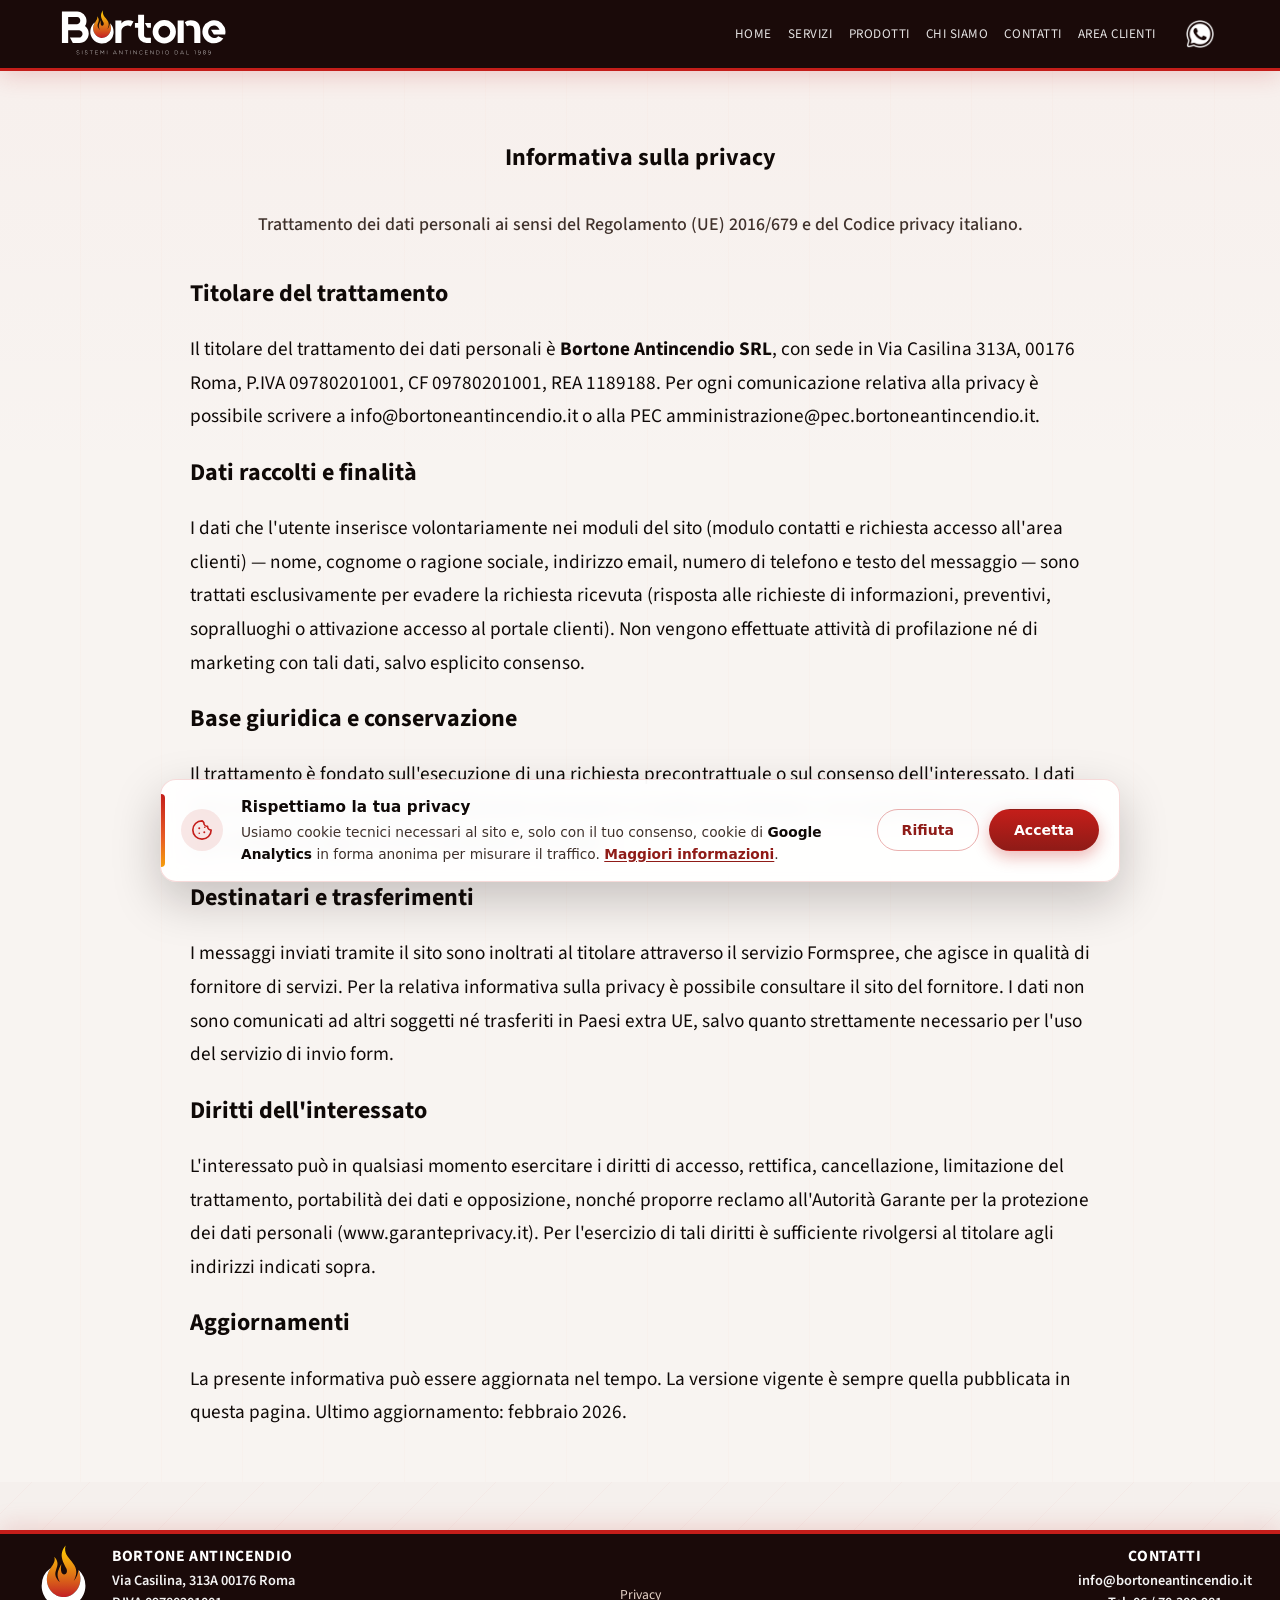
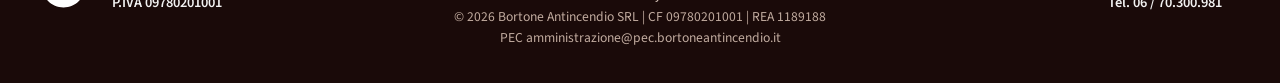
<file: privacy.html>
<!DOCTYPE html>
<html lang="it">
  <head>
    <!-- Google tag (gtag.js) + Consent Mode v2 (GDPR) -->
    <script async src="https://www.googletagmanager.com/gtag/js?id=G-9JVYF8W64M"></script>
    <script>
      window.dataLayer = window.dataLayer || [];
      function gtag(){dataLayer.push(arguments);}

      gtag('consent', 'default', {
        ad_storage: 'denied',
        ad_user_data: 'denied',
        ad_personalization: 'denied',
        analytics_storage: 'denied',
        wait_for_update: 500
      });

      gtag('js', new Date());
      gtag('config', 'G-9JVYF8W64M', { anonymize_ip: true });
    </script>
    <script src="cookie-consent.js" defer></script>
    <meta charset="UTF-8" />
    <meta name="viewport" content="width=device-width, initial-scale=1" />
    <title>Informativa privacy GDPR | Bortone Antincendio Roma</title>
    <meta
      name="description"
      content="Informativa sul trattamento dei dati personali ai sensi del GDPR per il sito Bortone Antincendio Roma: finalità, base giuridica, diritti dell'interessato."
    />
    <link rel="canonical" href="https://www.bortoneantincendio.it/privacy.html" />
    <link rel="icon" type="image/png" sizes="32x32" href="assets/loghetto.png?v=3" />
    <link rel="icon" type="image/png" sizes="192x192" href="assets/loghetto.png?v=3" />
    <link rel="apple-touch-icon" sizes="180x180" href="assets/loghetto.png?v=3" />
    <link rel="manifest" href="manifest.json" />
    <meta name="theme-color" content="#0b0b0b" />
    <meta name="color-scheme" content="light" />
    <meta name="robots" content="noindex, follow" />
    <meta property="og:site_name" content="Bortone Antincendio" />
    <meta property="og:type" content="website" />
    <meta property="og:title" content="Informativa privacy GDPR | Bortone Antincendio Roma" />
    <meta property="og:description" content="Informativa privacy ai sensi del GDPR per il sito Bortone Antincendio Roma." />
    <meta property="og:url" content="https://www.bortoneantincendio.it/privacy.html" />
    <meta property="og:locale" content="it_IT" />
    <link rel="preconnect" href="https://fonts.googleapis.com" />
    <link rel="preconnect" href="https://fonts.gstatic.com" crossorigin />
    <link
      href="https://fonts.googleapis.com/css2?family=Montserrat:wght@500;600;700;800&family=Source+Sans+3:wght@400;500;600;700&display=swap"
      rel="stylesheet"
    />
    <link rel="stylesheet" href="styles.css" />
  </head>
  <body>
    <a href="#main" class="skip-link">Salta al contenuto</a>
    <header class="site-header">
      <div class="container header-inner">
        <a class="logo" href="/" aria-label="Bortone Antincendio - Home">
          <img src="assets/logo-bortone.svg" alt="Logo Bortone Antincendio" width="646" height="806" />
        </a>
        <button class="nav-toggle" aria-expanded="false" aria-controls="site-nav" aria-label="Apri menu di navigazione">
          Menu
        </button>
        <nav class="site-nav" id="site-nav" aria-label="Navigazione principale">
          <a href="/">Home</a>
          <a href="servizi.html">Servizi</a>
          <a href="prodotti.html">Prodotti</a>
          <a href="chi-siamo.html">Chi siamo</a>
          <a href="contatti.html">Contatti</a>
          <a href="area-clienti.html">Area Clienti</a>
        </nav>
        <a href="https://wa.me/393206472865" target="_blank" rel="noopener" class="header-icon-link" aria-label="Scrivici su WhatsApp">
          <img src="assets/icons8-whatsapp-64.png" class="header-icon" alt="" width="28" height="28" loading="lazy" decoding="async">
        </a>
      </div>
    </header>

    <main id="main">
      <section class="section company-story">
        <div class="container">
          <div class="section-header">
            <h1 class="reveal">Informativa sulla privacy</h1>
            <p class="reveal" data-delay="1">
              Trattamento dei dati personali ai sensi del Regolamento (UE) 2016/679 e del Codice privacy italiano.
            </p>
          </div>
          <div class="company-story-body reveal">
            <h2>Titolare del trattamento</h2>
            <p>
              Il titolare del trattamento dei dati personali è <strong>Bortone Antincendio SRL</strong>,
              con sede in Via Casilina 313A, 00176 Roma, P.IVA 09780201001, CF 09780201001, REA 1189188.
              Per ogni comunicazione relativa alla privacy è possibile scrivere a
              <a href="mailto:info@bortoneantincendio.it">info@bortoneantincendio.it</a>
              o alla PEC
              <a href="mailto:amministrazione@pec.bortoneantincendio.it">amministrazione@pec.bortoneantincendio.it</a>.
            </p>

            <h2>Dati raccolti e finalità</h2>
            <p>
              I dati che l'utente inserisce volontariamente nei moduli del sito (modulo contatti e
              richiesta accesso all'area clienti) — nome, cognome o ragione sociale, indirizzo email,
              numero di telefono e testo del messaggio — sono trattati esclusivamente per evadere la
              richiesta ricevuta (risposta alle richieste di informazioni, preventivi, sopralluoghi o
              attivazione accesso al portale clienti). Non vengono effettuate attività di profilazione
              né di marketing con tali dati, salvo esplicito consenso.
            </p>

            <h2>Base giuridica e conservazione</h2>
            <p>
              Il trattamento è fondato sull'esecuzione di una richiesta precontrattuale o sul consenso
              dell'interessato. I dati sono conservati per il tempo strettamente necessario a evadere
              la richiesta e, ove applicabile, per adempiere agli obblighi di legge (inclusi
              contabilità e fiscalità).
            </p>

            <h2>Destinatari e trasferimenti</h2>
            <p>
              I messaggi inviati tramite il sito sono inoltrati al titolare attraverso il servizio
              <a href="https://formspree.io/" target="_blank" rel="noopener noreferrer">Formspree</a>,
              che agisce in qualità di fornitore di servizi. Per la relativa informativa sulla privacy
              è possibile consultare il sito del fornitore. I dati non sono comunicati ad altri
              soggetti né trasferiti in Paesi extra UE, salvo quanto strettamente necessario per
              l'uso del servizio di invio form.
            </p>

            <h2>Diritti dell'interessato</h2>
            <p>
              L'interessato può in qualsiasi momento esercitare i diritti di accesso, rettifica,
              cancellazione, limitazione del trattamento, portabilità dei dati e opposizione, nonché
              proporre reclamo all'Autorità Garante per la protezione dei dati personali
              (<a href="https://www.garanteprivacy.it" target="_blank" rel="noopener noreferrer">www.garanteprivacy.it</a>).
              Per l'esercizio di tali diritti è sufficiente rivolgersi al titolare agli indirizzi
              indicati sopra.
            </p>

            <h2>Aggiornamenti</h2>
            <p>
              La presente informativa può essere aggiornata nel tempo. La versione vigente è sempre
              quella pubblicata in questa pagina. Ultimo aggiornamento: febbraio 2026.
            </p>
          </div>
        </div>
      </section>
    </main>

    <footer class="site-footer">
      <div class="container footer-grid">
        <div>
          <div class="footer-brand">
            <img
              class="footer-logo"
              src="assets/loghetto-black.svg"
              alt="Logo Bortone Antincendio"
              width="646"
              height="806"
              loading="lazy"
              decoding="async"
            />
            <div>
              <strong>Bortone Antincendio</strong>
              <p class="footer-highlight">Via Casilina, 313A 00176 Roma</p>
              <p class="footer-highlight">P.IVA 09780201001</p>
            </div>
          </div>
        </div>
        <div>
          <strong>Contatti</strong>
          <p class="footer-highlight">
            <a href="mailto:info@bortoneantincendio.it">info@bortoneantincendio.it</a>
          </p>
          <p class="footer-highlight">
            <a href="tel:+390670300981">Tel. 06 / 70.300.981</a>
          </p>
        </div>
      </div>
      <div class="container footer-legal">
        <a href="privacy.html">Privacy</a>
        <br />
        © 2026 Bortone Antincendio SRL | CF 09780201001 | REA 1189188
        <br />
        PEC amministrazione@pec.bortoneantincendio.it
      </div>
    </footer>

    <script src="script.js" defer></script>
  </body>
</html>
</file>
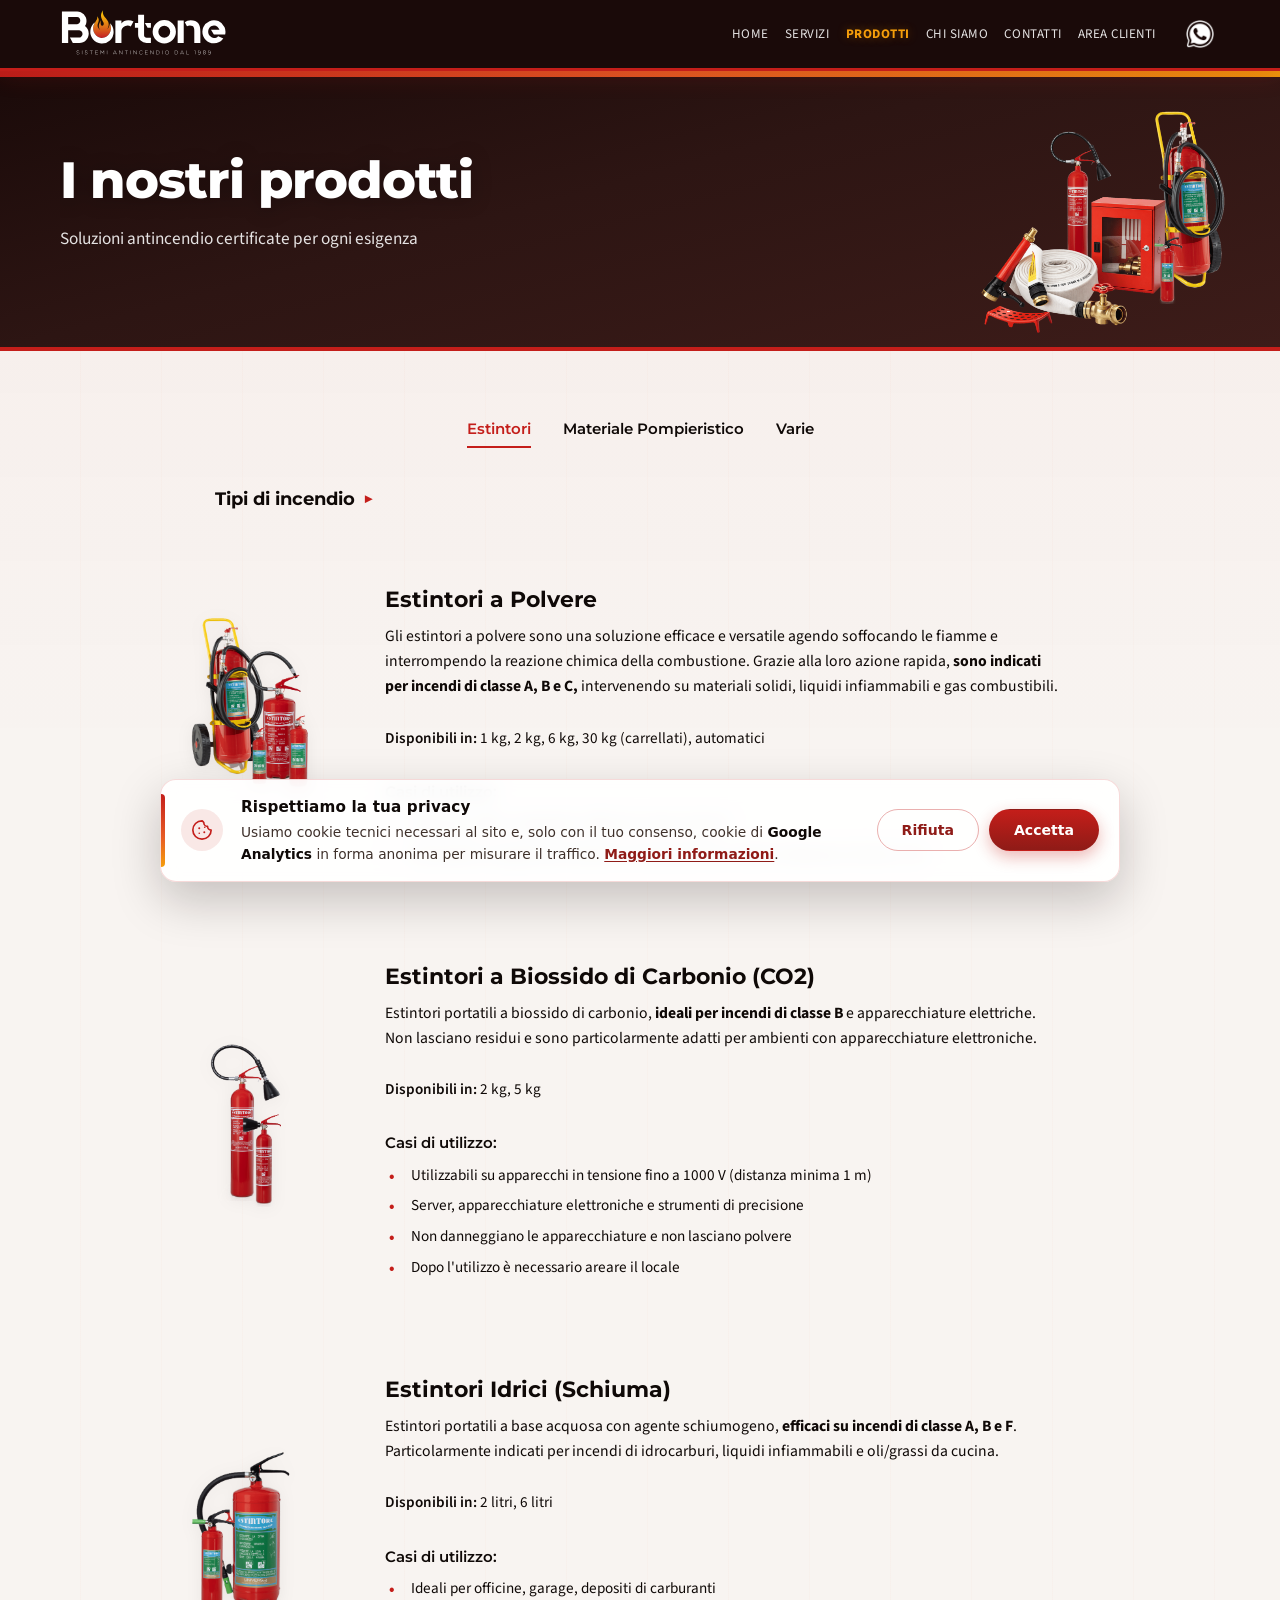
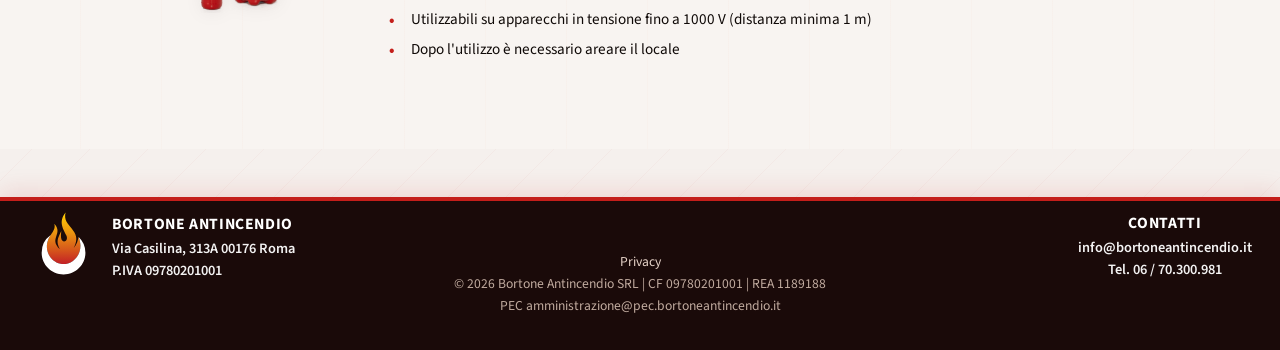
<file: prodotti.html>
<!DOCTYPE html>
<html lang="it">
  <head>
    <!-- Google tag (gtag.js) + Consent Mode v2 (GDPR) -->
    <script async src="https://www.googletagmanager.com/gtag/js?id=G-9JVYF8W64M"></script>
    <script>
      window.dataLayer = window.dataLayer || [];
      function gtag(){dataLayer.push(arguments);}

      gtag('consent', 'default', {
        ad_storage: 'denied',
        ad_user_data: 'denied',
        ad_personalization: 'denied',
        analytics_storage: 'denied',
        wait_for_update: 500
      });

      gtag('js', new Date());
      gtag('config', 'G-9JVYF8W64M', { anonymize_ip: true });
    </script>
    <script src="cookie-consent.js" defer></script>
    <meta charset="UTF-8" />
    <meta name="viewport" content="width=device-width, initial-scale=1" />
    <title>Estintori CO2, polvere, schiuma e materiale antincendio Roma | Bortone</title>
    <meta
      name="description"
      content="Catalogo Bortone Antincendio Roma: estintori CO2, polvere ABC, idrico-schiuma, idranti UNI 45/70, sprinkler, cartellonistica di sicurezza e dispositivi medicali."
    />
    <link rel="canonical" href="https://www.bortoneantincendio.it/prodotti.html" />
    <link rel="icon" type="image/png" sizes="32x32" href="assets/loghetto.png?v=3" />
    <link rel="icon" type="image/png" sizes="192x192" href="assets/loghetto.png?v=3" />
    <link rel="apple-touch-icon" sizes="180x180" href="assets/loghetto.png?v=3" />
    <link rel="manifest" href="manifest.json" />
    <meta name="theme-color" content="#0b0b0b" />
    <meta name="color-scheme" content="light" />
    <meta name="robots" content="index, follow, max-image-preview:large" />
    <meta name="format-detection" content="telephone=yes" />
    <meta name="geo.region" content="IT-RM" />
    <meta name="geo.placename" content="Roma" />
    <meta property="og:site_name" content="Bortone Antincendio" />
    <meta property="og:type" content="website" />
    <meta property="og:title" content="Estintori CO2, polvere, schiuma e materiale antincendio Roma | Bortone" />
    <meta
      property="og:description"
      content="Catalogo Bortone Antincendio Roma: estintori, idranti UNI 45/70, sprinkler, cartellonistica e dispositivi medicali certificati."
    />
    <meta property="og:url" content="https://www.bortoneantincendio.it/prodotti.html" />
    <meta property="og:locale" content="it_IT" />
    <meta property="og:image" content="https://www.bortoneantincendio.it/assets/loggo.png" />
    <meta property="og:image:width" content="1200" />
    <meta property="og:image:height" content="630" />
    <meta property="og:image:alt" content="Catalogo prodotti Bortone Antincendio Roma" />
    <meta name="twitter:card" content="summary_large_image" />
    <meta name="twitter:title" content="Estintori CO2, polvere, schiuma e materiale antincendio Roma | Bortone" />
    <meta name="twitter:description" content="Catalogo prodotti Bortone Antincendio Roma: estintori, idranti, sprinkler, cartellonistica, dispositivi medicali." />
    <meta name="twitter:image" content="https://www.bortoneantincendio.it/assets/loggo.png" />
    <script type="application/ld+json">
    {
      "@context": "https://schema.org",
      "@type": "FireProtectionService",
      "@id": "https://www.bortoneantincendio.it/#organization",
      "name": "Bortone Antincendio",
      "url": "https://www.bortoneantincendio.it/",
      "logo": "https://www.bortoneantincendio.it/assets/logo-bortone.svg",
      "image": "https://www.bortoneantincendio.it/assets/loggo.png",
      "description": "Catalogo prodotti antincendio per aziende e condomini a Roma: estintori, idranti, sprinkler, cartellonistica e dispositivi medicali.",
      "telephone": "+390670300981",
      "email": "info@bortoneantincendio.it",
      "priceRange": "€€",
      "address": {
        "@type": "PostalAddress",
        "streetAddress": "Via Casilina, 313A",
        "postalCode": "00176",
        "addressLocality": "Roma",
        "addressRegion": "RM",
        "addressCountry": "IT"
      },
      "openingHours": "Mo-Fr 08:00-13:00,14:30-17:00",
      "geo": { "@type": "GeoCoordinates", "latitude": 41.8828, "longitude": 12.5342 },
      "areaServed": [
        { "@type": "City", "name": "Roma" },
        { "@type": "AdministrativeArea", "name": "Provincia di Roma" }
      ]
    }
    </script>
    <script type="application/ld+json">
    {
      "@context": "https://schema.org",
      "@type": "ItemList",
      "name": "Catalogo prodotti antincendio Bortone",
      "itemListElement": [
        { "@type": "ListItem", "position": 1, "name": "Estintori a Polvere ABC" },
        { "@type": "ListItem", "position": 2, "name": "Estintori a Biossido di Carbonio (CO2)" },
        { "@type": "ListItem", "position": 3, "name": "Estintori Idrici (Schiuma)" },
        { "@type": "ListItem", "position": 4, "name": "Corredi idranti UNI 45 e UNI 70" },
        { "@type": "ListItem", "position": 5, "name": "Attacchi autopompa VV.F." },
        { "@type": "ListItem", "position": 6, "name": "Sprinkler e impianti a irrigazione" },
        { "@type": "ListItem", "position": 7, "name": "Piantane e Piedistalli" },
        { "@type": "ListItem", "position": 8, "name": "Cartellonistica di Sicurezza" },
        { "@type": "ListItem", "position": 9, "name": "Materiale Medicale e Primo Soccorso" }
      ]
    }
    </script>
    <link rel="preconnect" href="https://fonts.googleapis.com" />
    <link rel="preconnect" href="https://fonts.gstatic.com" crossorigin />
    <link
      href="https://fonts.googleapis.com/css2?family=Montserrat:wght@500;600;700;800&family=Source+Sans+3:wght@400;500;600;700&display=swap"
      rel="stylesheet"
    />
    <link rel="preload" as="image" href="assets/bannerprodotti.png" fetchpriority="high" />
    <link rel="stylesheet" href="styles.css" />
  </head>
  <body>
    <a href="#main" class="skip-link">Salta al contenuto</a>
    <header class="site-header">
      <div class="container header-inner">
        <a class="logo" href="/" aria-label="Bortone Antincendio - Torna alla home">
          <img src="assets/logo-bortone.svg" alt="Logo Bortone Antincendio" width="646" height="806" />
        </a>
        <button class="nav-toggle" aria-expanded="false" aria-controls="site-nav" aria-label="Apri menu di navigazione">
          Menu
        </button>
        <nav class="site-nav" id="site-nav" aria-label="Navigazione principale">
          <a href="/">Home</a>
          <a href="servizi.html">Servizi</a>
          <a href="prodotti.html" class="active" aria-current="page">Prodotti</a>
          <a href="chi-siamo.html">Chi siamo</a>
          <a href="contatti.html">Contatti</a>
          <a href="area-clienti.html">Area Clienti</a>
        </nav>
        <a href="https://wa.me/393206472865" target="_blank" rel="noopener" class="header-icon-link" aria-label="Scrivici su WhatsApp">
          <img src="assets/icons8-whatsapp-64.png" class="header-icon" alt="" width="28" height="28" loading="lazy" decoding="async">
        </a>
      </div>
    </header>

    <main id="main">
      <section class="hero prodotti-hero" aria-labelledby="hero-title">
        <div class="hero-stripe" aria-hidden="true"></div>
        <div class="prodotti-hero-image">
          <img src="assets/bannerprodotti.png" alt="Tutti gli estintori Bortone Antincendio" width="1350" height="1080" fetchpriority="high" decoding="async" />
        </div>
        <div class="container hero-grid">
          <div class="hero-content">
            <h1 id="hero-title" class="reveal">I nostri prodotti</h1>
            <p class="reveal hero-lead" data-delay="1">
              <span class="hero-lead-desktop">Soluzioni antincendio certificate per ogni esigenza</span>
              <span class="hero-lead-mobile">Soluzioni certificate</span>
            </p>
          </div>
        </div>
      </section>

      <section class="section prodotti-section" aria-labelledby="catalog-title">
        <div class="container">
          <h2 id="catalog-title" class="visually-hidden">Catalogo prodotti</h2>
          <div class="prodotti-tabs" role="tablist" aria-label="Categorie di prodotti">
            <button type="button" class="prodotti-tab active" data-categoria="estintori" role="tab" aria-selected="true" aria-controls="categoria-estintori">Estintori</button>
            <button type="button" class="prodotti-tab" data-categoria="pompieristico" role="tab" aria-selected="false" aria-controls="categoria-pompieristico">Materiale Pompieristico</button>
            <button type="button" class="prodotti-tab" data-categoria="varie" role="tab" aria-selected="false" aria-controls="categoria-varie">Varie</button>
          </div>

          <div class="categoria-prodotti" id="categoria-estintori" role="tabpanel">
            <div class="classi-fuoco-legend">
              <button type="button" class="legend-toggle collapsed" aria-expanded="false" aria-controls="legend-body-estintori">Tipi di incendio</button>
              <div class="legend-body collapsed" id="legend-body-estintori">
                <p class="legend-title"><strong>Classe A:</strong> Materiali solidi (legno, carta, tessuti, cartone)</p>
                <p class="legend-title"><strong>Classe B:</strong> Liquidi infiammabili (benzina, oli, vernici, idrocarburi)</p>
                <p class="legend-title"><strong>Classe C:</strong> Gas infiammabili (propano, metano, GPL)</p>
                <p class="legend-title"><strong>Classe D:</strong> Metalli combustibili (es. magnesio, potassio, alluminio)</p>
                <p class="legend-title"><strong>Classe F:</strong> Grassi e olii, vegetali o animali, utilizzati in cucine</p>
              </div>
            </div>
            <div class="prodotti-list">
              <article class="prodotto-item reveal">
                <div class="prodotto-image">
                  <img src="assets/estpol.png" alt="Estintore a polvere ABC Bortone Antincendio" width="1080" height="1350" loading="eager" fetchpriority="high" decoding="async" />
                </div>
                <div class="prodotto-content">
                  <h3 class="prodotto-title">Estintori a Polvere</h3>
                  <p class="prodotto-description">
                    Gli estintori a polvere sono una soluzione efficace e versatile agendo soffocando le fiamme e interrompendo la reazione chimica della combustione. Grazie alla loro azione rapida, <strong>sono indicati per incendi di classe A, B e C,</strong> intervenendo su materiali solidi, liquidi infiammabili e gas combustibili.
                  </p>
                  <div class="prodotto-varianti">
                    <p><strong>Disponibili in:</strong> 1 kg, 2 kg, 6 kg, 30 kg (carrellati), automatici</p>
                  </div>
                  <div class="prodotto-uses">
                    <h4>Casi di utilizzo:</h4>
                    <ul>
                      <li>Ideali per uffici, magazzini, officine e aree comuni</li>
                      <li>Utilizzabili su apparecchi elettrici in tensione fino a 1000 V (distanza minima 1 m)</li>
                    </ul>
                  </div>
                </div>
              </article>

              <article class="prodotto-item reveal" data-delay="1">
                <div class="prodotto-image">
                  <img src="assets/estco2.png" alt="Estintore a CO2 (biossido di carbonio) Bortone Antincendio" width="1080" height="1350" loading="lazy" decoding="async" />
                </div>
                <div class="prodotto-content">
                  <h3 class="prodotto-title">Estintori a Biossido di Carbonio (CO2)</h3>
                  <p class="prodotto-description">
                    Estintori portatili a biossido di carbonio, <strong>ideali per incendi di classe B</strong> e apparecchiature elettriche. Non lasciano residui e sono particolarmente adatti per ambienti con apparecchiature elettroniche.
                  </p>
                  <div class="prodotto-varianti">
                    <p><strong>Disponibili in:</strong> 2 kg, 5 kg</p>
                  </div>
                  <div class="prodotto-uses">
                    <h4>Casi di utilizzo:</h4>
                    <ul>
                      <li>Utilizzabili su apparecchi in tensione fino a 1000 V (distanza minima 1 m)</li>
                      <li>Server, apparecchiature elettroniche e strumenti di precisione</li>
                      <li>Non danneggiano le apparecchiature e non lasciano polvere</li>
                      <li>Dopo l'utilizzo è necessario areare il locale</li>
                    </ul>
                  </div>
                </div>
              </article>

              <article class="prodotto-item reveal" data-delay="2">
                <div class="prodotto-image">
                  <img src="assets/estsch.png" alt="Estintore idrico a schiuma Bortone Antincendio" width="1080" height="1350" loading="lazy" decoding="async" />
                </div>
                <div class="prodotto-content">
                  <h3 class="prodotto-title">Estintori Idrici (Schiuma)</h3>
                  <p class="prodotto-description">
                    Estintori portatili a base acquosa con agente schiumogeno, <strong>efficaci su incendi di classe A, B e F</strong>. Particolarmente indicati per incendi di idrocarburi, liquidi infiammabili e oli/grassi da cucina.
                  </p>
                  <div class="prodotto-varianti">
                    <p><strong>Disponibili in:</strong> 2 litri, 6 litri</p>
                  </div>
                  <div class="prodotto-uses">
                    <h4>Casi di utilizzo:</h4>
                    <ul>
                      <li>Ideali per officine, garage, depositi di carburanti</li>
                      <li>Utilizzabili su apparecchi in tensione fino a 1000 V (distanza minima 1 m)</li>
                      <li>Dopo l'utilizzo è necessario areare il locale</li>
                    </ul>
                  </div>
                </div>
              </article>
            </div>
          </div>

          <div class="categoria-prodotti" id="categoria-pompieristico" role="tabpanel" hidden>
            <div class="prodotti-list">
              <article class="prodotto-item reveal">
                <div class="prodotto-image">
                  <img src="assets/pompieristico.png" alt="Corredi idranti UNI 45 e UNI 70 - materiale pompieristico" width="1080" height="1350" loading="lazy" decoding="async" />
                </div>
                <div class="prodotto-content">
                  <h3 class="prodotto-title">Corredi idranti UNI 45 e UNI 70</h3>
                  <p class="prodotto-description">
                    Gli idranti sono dispositivi utilizzati per <strong>l'erogazione dell'acqua</strong> durante le operazioni di spegnimento. Sono installati in contesti soggetti a specifici obblighi di prevenzione incendi.
                  </p>
                  <div class="prodotto-varianti">
                    <p><strong>Disponibili:</strong> Chiavi di manovra, rubinetti, selle, manichette, lance, cassette e lastre safecrash</p>
                  </div>
                </div>
              </article>

              <article class="prodotto-item reveal" data-delay="1">
                <div class="prodotto-image">
                  <img src="assets/vvf.png" alt="Attacco autopompa VV.F. per impianto antincendio" width="1350" height="1080" loading="lazy" decoding="async" />
                </div>
                <div class="prodotto-content">
                  <h3 class="prodotto-title">Attacchi autopompa VV.F.</h3>
                  <p class="prodotto-description">
                    L'attacco autopompa consente ai Vigili del Fuoco di collegare rapidamente i propri mezzi alla rete idrica antincendio dell'edificio. In caso di emergenza, permette di <strong>alimentare o integrare la pressione dell'impianto,</strong> garantendo una maggiore disponibilità d'acqua per idranti, naspi o sistemi di spegnimento.
                  </p>
                  <div class="prodotto-varianti">
                    <p><strong>Disponibili:</strong> Tappi, mandate, cassette e accessori vari</p>
                  </div>
                </div>
              </article>

              <article class="prodotto-item reveal" data-delay="2">
                <div class="prodotto-image">
                  <img src="assets/sprinkler.png" alt="Impianto sprinkler antincendio a irrigazione" width="1350" height="1080" loading="lazy" decoding="async" />
                </div>
                <div class="prodotto-content">
                  <h3 class="prodotto-title">Sprinkler e impianti a irrigazione</h3>
                  <p class="prodotto-description">
                    Gli impianti sprinkler sono <strong>sistemi di spegnimento automatici</strong> che, in caso di aumento anomalo della temperatura, si attivano localmente rilasciando acqua solo nell'area interessata dal principio d'incendio.
                  </p>
                  <div class="prodotto-varianti">
                    <p><strong>Disponibili:</strong> Testine sprinkler, tubazioni, centraline, valvole di allarme e accessori</p>
                  </div>
                  <div class="prodotto-uses">
                    <h4>Casi di utilizzo:</h4>
                    <ul>
                      <li>Magazzini, capannoni e ambienti industriali</li>
                      <li>Uffici, alberghi ed edifici con coperture ampie</li>
                      <li>Conformità alle normative antincendio per attività a rischio</li>
                    </ul>
                  </div>
                </div>
              </article>
            </div>
          </div>

          <div class="categoria-prodotti" id="categoria-varie" role="tabpanel" hidden>
            <div class="prodotti-list">
              <article class="prodotto-item reveal">
                <div class="prodotto-image">
                  <img src="assets/piantane.png" alt="Piantane e piedistalli per estintori" width="1350" height="1080" loading="lazy" decoding="async" />
                </div>
                <div class="prodotto-content">
                  <h3 class="prodotto-title">Piantane e Piedistalli</h3>
                  <p class="prodotto-description">
                    Piantane e piedistalli per il <strong>corretto posizionamento degli estintori</strong> secondo le normative vigenti. Garantiscono visibilità, accessibilità e conformità agli standard di sicurezza antincendio.
                  </p>
                  <p class="prodotto-highlight">
                    <a href="https://www.youtube.com/watch?v=OMN4-awbBmE&list=PLLwSdAkEQPa-9zHyXDLrRmHXayEclDnF0&index=8" target="_blank" rel="noopener noreferrer">Scopri le nuove piantane UP SAFETY</a>
                  </p>
                </div>
              </article>

              <article class="prodotto-item reveal" data-delay="1">
                <div class="prodotto-image">
                  <img src="assets/cartellonistica.png" alt="Cartellonistica di sicurezza ed emergenza antincendio" width="1350" height="1080" loading="lazy" decoding="async" />
                </div>
                <div class="prodotto-content">
                  <h3 class="prodotto-title">Cartellonistica di Sicurezza</h3>
                  <p class="prodotto-description">
                    La cartellonistica di sicurezza è fondamentale per segnalare in modo chiaro <strong>percorsi di esodo, uscite di emergenza, dispositivi antincendio, divieti e obblighi.</strong> Una corretta segnaletica aiuta le persone a orientarsi rapidamente in caso di emergenza e contribuisce alla sicurezza degli ambienti di lavoro, commerciali, condominiali e industriali.
                  </p>
                </div>
              </article>

              <article class="prodotto-item reveal" data-delay="2">
                <div class="prodotto-image">
                  <img src="assets/medicale.png" alt="Materiale medicale e cassette di primo soccorso" width="1350" height="1080" loading="lazy" decoding="async" />
                </div>
                <div class="prodotto-content">
                  <h3 class="prodotto-title">Materiale Medicale e Primo Soccorso</h3>
                  <p class="prodotto-description">
                    I dispositivi medicali e di primo soccorso sono fondamentali per <strong>garantire sicurezza e tempestività di intervento</strong> in caso di emergenza sanitaria all'interno di ambienti di lavoro, attività commerciali, condomini e strutture aperte al pubblico.
                  </p>
                  <div class="prodotto-varianti">
                    <p><strong>Disponibili:</strong> Cassette pronto soccorso, kit reintegro, pacchetti medicazione</p>
                  </div>
                </div>
              </article>
            </div>
          </div>
        </div>
      </section>
    </main>

    <footer class="site-footer">
      <div class="container footer-grid">
        <div>
          <div class="footer-brand">
            <img
              class="footer-logo"
              src="assets/loghetto-black.svg"
              alt="Logo Bortone Antincendio"
              width="646"
              height="806"
              loading="lazy"
              decoding="async"
            />
            <div>
              <strong>Bortone Antincendio</strong>
              <p class="footer-highlight">Via Casilina, 313A 00176 Roma</p>
              <p class="footer-highlight">P.IVA 09780201001</p>
            </div>
          </div>
        </div>
        <div>
          <strong>Contatti</strong>
          <p class="footer-highlight">
            <a href="mailto:info@bortoneantincendio.it">info@bortoneantincendio.it</a>
          </p>
          <p class="footer-highlight">
            <a href="tel:+390670300981">Tel. 06 / 70.300.981</a>
          </p>
        </div>
      </div>
      <div class="container footer-legal">
        <a href="privacy.html">Privacy</a>
        <br />
        © 2026 Bortone Antincendio SRL | CF 09780201001 | REA 1189188
        <br />
        PEC amministrazione@pec.bortoneantincendio.it
      </div>
    </footer>

    <script src="script.js" defer></script>
  </body>
</html>
</file>
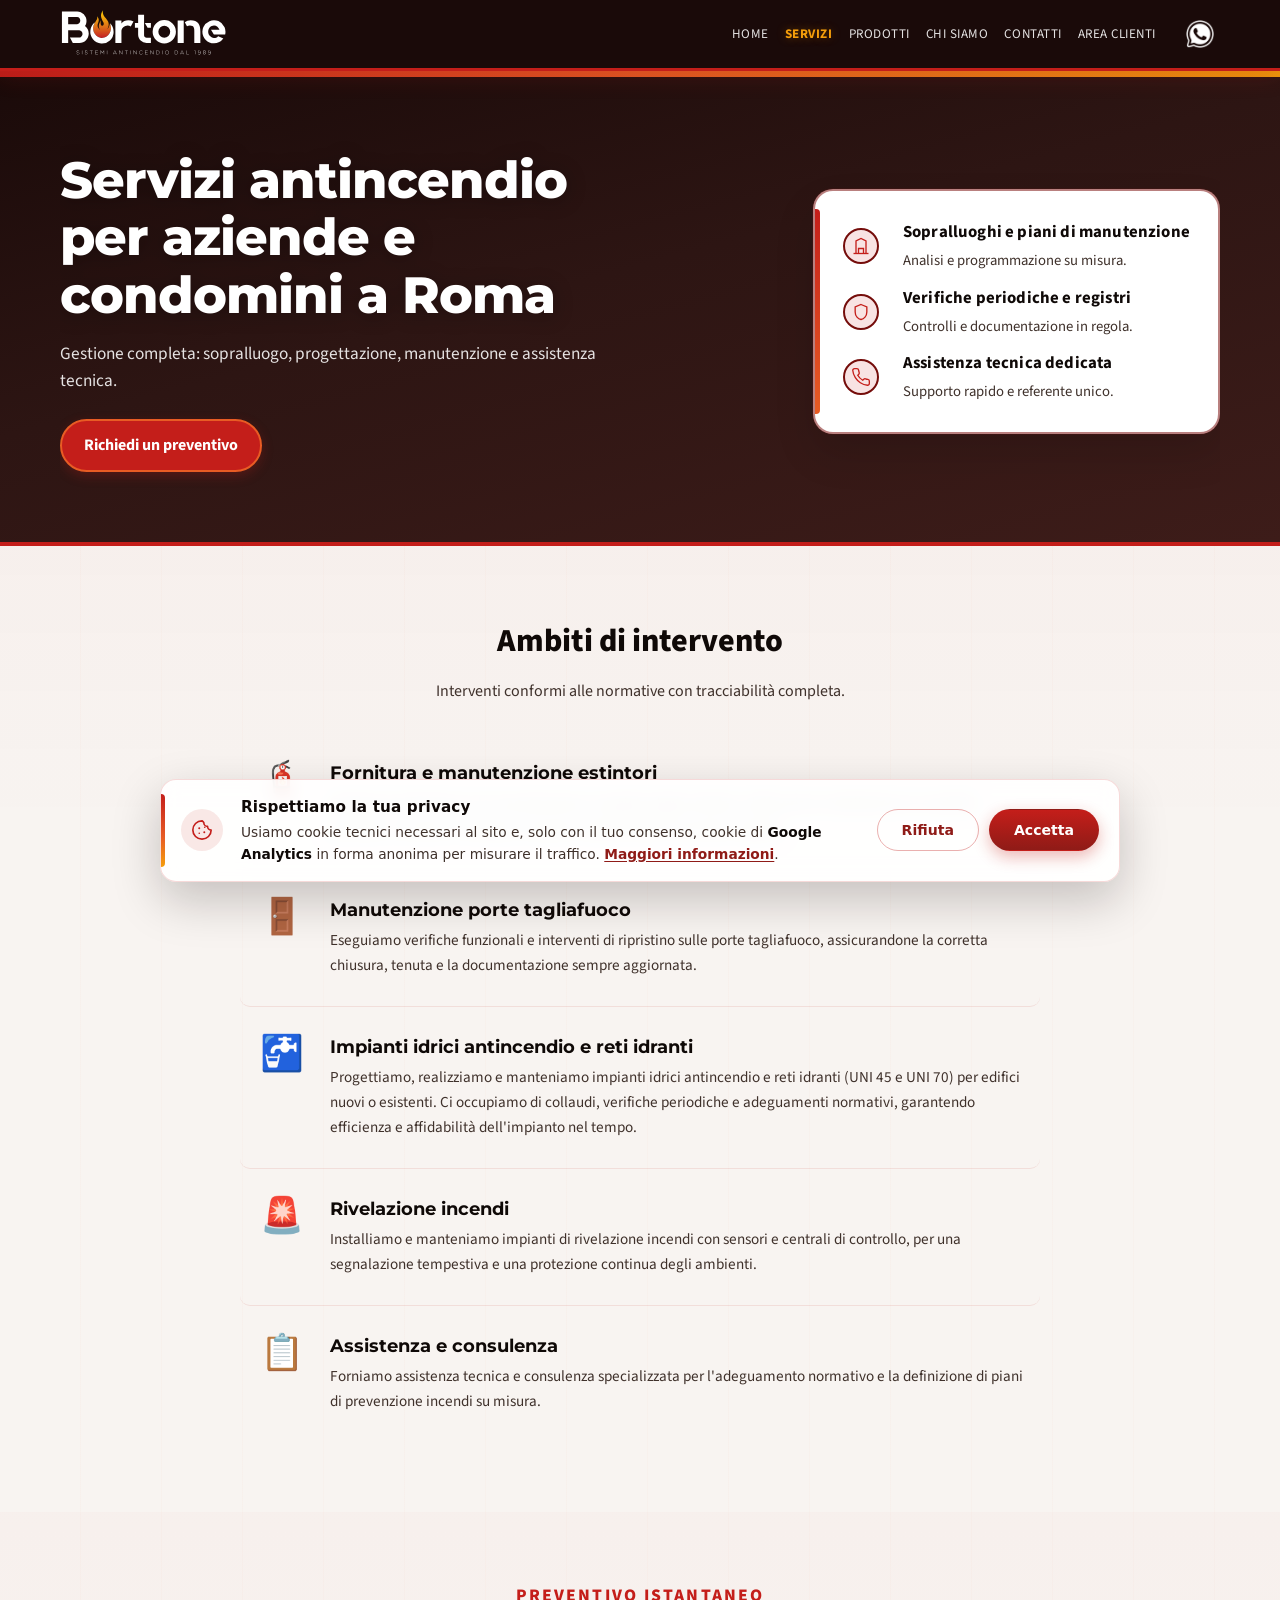
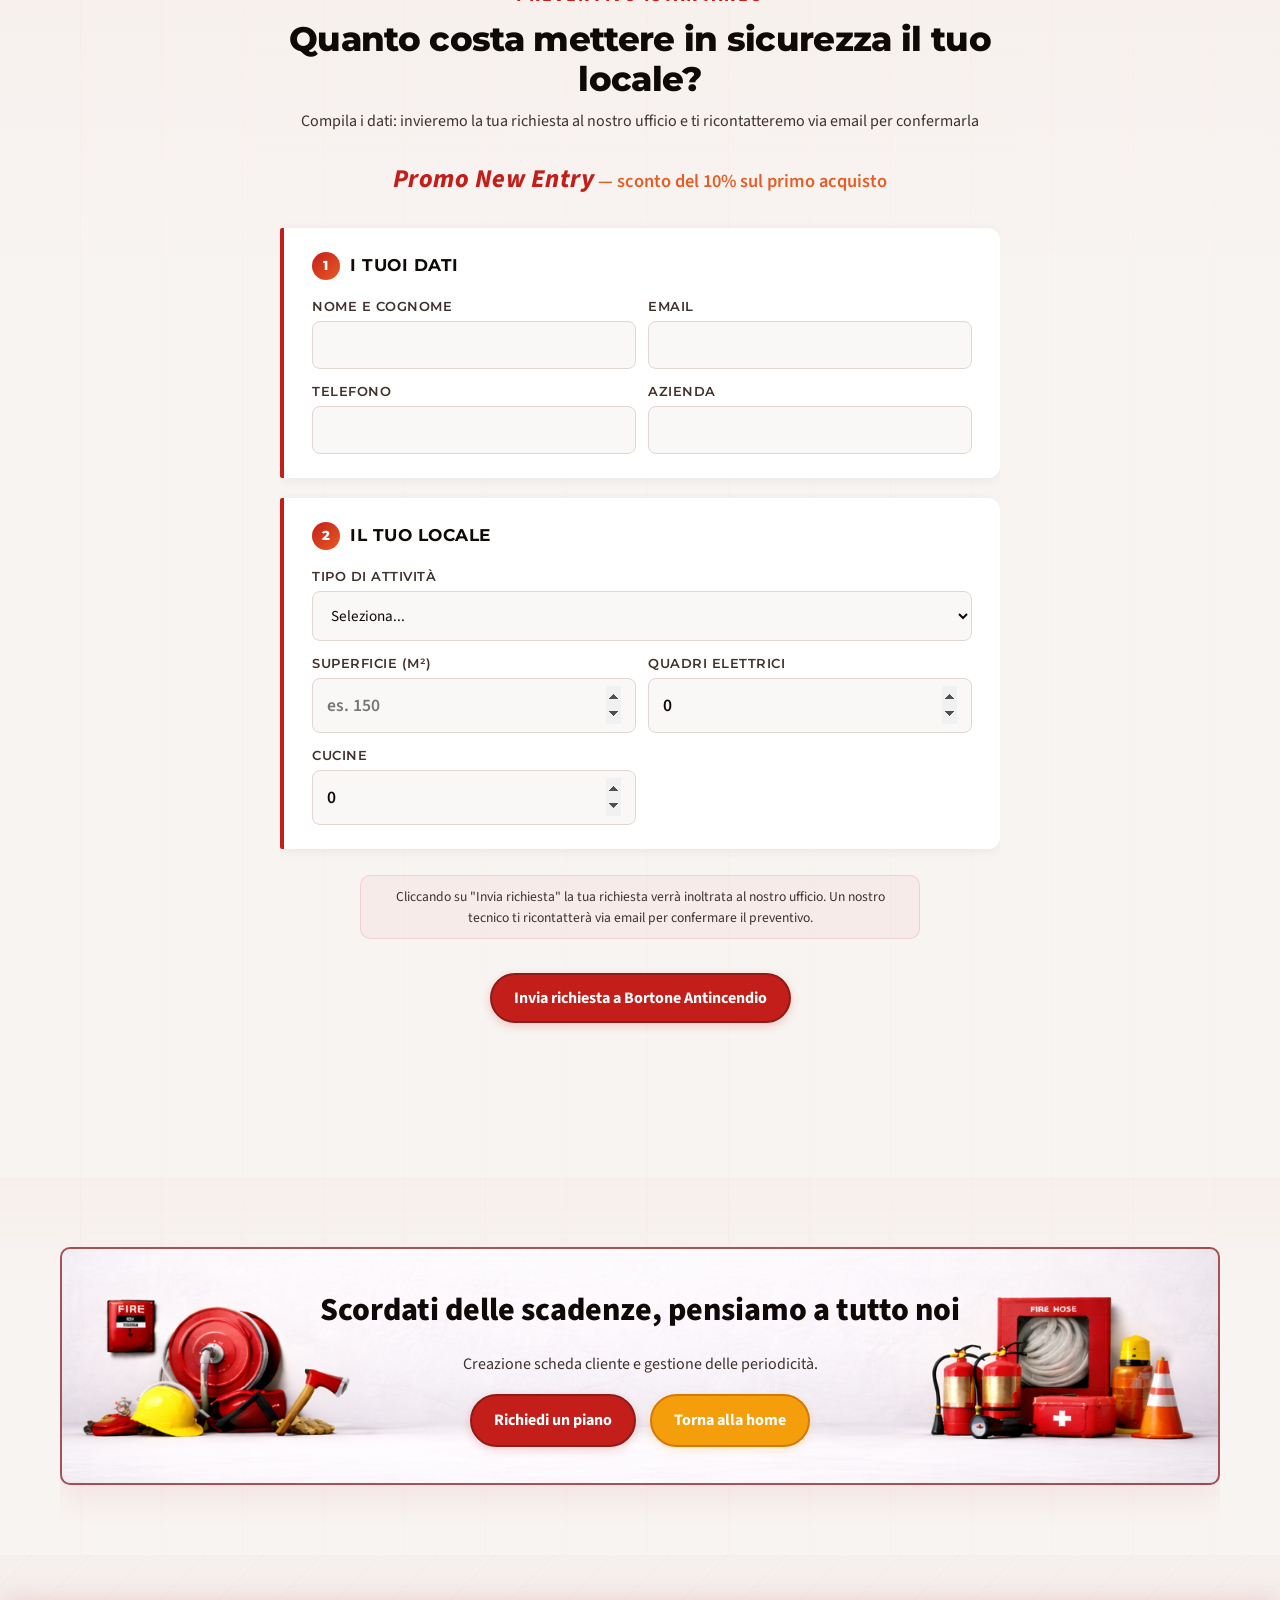
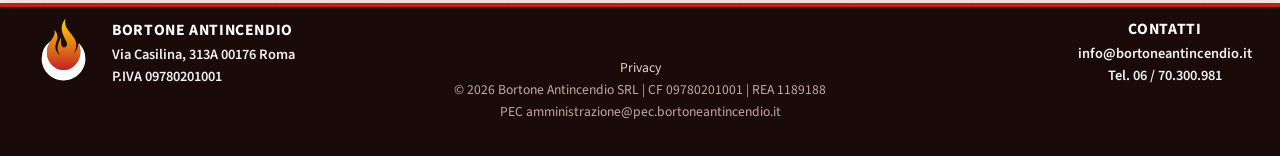
<file: servizi.html>
<!DOCTYPE html>
<html lang="it">
  <head>
    <!-- Google tag (gtag.js) + Consent Mode v2 (GDPR) -->
    <script async src="https://www.googletagmanager.com/gtag/js?id=G-9JVYF8W64M"></script>
    <script>
      window.dataLayer = window.dataLayer || [];
      function gtag(){dataLayer.push(arguments);}

      gtag('consent', 'default', {
        ad_storage: 'denied',
        ad_user_data: 'denied',
        ad_personalization: 'denied',
        analytics_storage: 'denied',
        wait_for_update: 500
      });

      gtag('js', new Date());
      gtag('config', 'G-9JVYF8W64M', { anonymize_ip: true });
    </script>
    <script src="cookie-consent.js" defer></script>
    <meta charset="UTF-8" />
    <meta name="viewport" content="width=device-width, initial-scale=1" />
    <title>Servizi antincendio Roma: estintori, idranti, porte tagliafuoco | Bortone</title>
    <meta
      name="description"
      content="Manutenzione estintori, porte tagliafuoco, reti idranti UNI 45/70, sprinkler, rivelazione incendi e consulenza tecnica a Roma. Calcola il preventivo online."
    />
    <link rel="canonical" href="https://www.bortoneantincendio.it/servizi.html" />
    <link rel="icon" type="image/png" sizes="32x32" href="assets/loghetto.png?v=3" />
    <link rel="icon" type="image/png" sizes="192x192" href="assets/loghetto.png?v=3" />
    <link rel="apple-touch-icon" sizes="180x180" href="assets/loghetto.png?v=3" />
    <link rel="manifest" href="manifest.json" />
    <meta name="theme-color" content="#0b0b0b" />
    <meta name="color-scheme" content="light" />
    <meta name="robots" content="index, follow, max-image-preview:large" />
    <meta name="format-detection" content="telephone=yes" />
    <meta name="geo.region" content="IT-RM" />
    <meta name="geo.placename" content="Roma" />
    <meta property="og:site_name" content="Bortone Antincendio" />
    <meta property="og:type" content="website" />
    <meta property="og:title" content="Servizi antincendio Roma: estintori, idranti, porte tagliafuoco | Bortone" />
    <meta
      property="og:description"
      content="Manutenzione estintori, porte tagliafuoco, reti idranti, sprinkler e rivelazione incendi a Roma. Calcola subito il preventivo online."
    />
    <meta property="og:url" content="https://www.bortoneantincendio.it/servizi.html" />
    <meta property="og:locale" content="it_IT" />
    <meta property="og:image" content="https://www.bortoneantincendio.it/assets/loggo.png" />
    <meta property="og:image:width" content="1200" />
    <meta property="og:image:height" content="630" />
    <meta property="og:image:alt" content="Servizi antincendio Bortone a Roma" />
    <meta name="twitter:card" content="summary_large_image" />
    <meta name="twitter:title" content="Servizi antincendio Roma: estintori, idranti, porte tagliafuoco | Bortone" />
    <meta name="twitter:description" content="Manutenzione estintori, porte tagliafuoco, idranti, sprinkler e rivelazione incendi a Roma." />
    <meta name="twitter:image" content="https://www.bortoneantincendio.it/assets/loggo.png" />
    <script type="application/ld+json">
    {
      "@context": "https://schema.org",
      "@type": "FireProtectionService",
      "@id": "https://www.bortoneantincendio.it/#organization",
      "name": "Bortone Antincendio",
      "url": "https://www.bortoneantincendio.it/",
      "logo": "https://www.bortoneantincendio.it/assets/logo-bortone.svg",
      "image": "https://www.bortoneantincendio.it/assets/loggo.png",
      "description": "Servizi antincendio per aziende e condomini a Roma: manutenzione estintori, porte tagliafuoco, reti idranti, sprinkler, rivelazione incendi e consulenza tecnica.",
      "telephone": "+390670300981",
      "email": "info@bortoneantincendio.it",
      "priceRange": "€€",
      "address": {
        "@type": "PostalAddress",
        "streetAddress": "Via Casilina, 313A",
        "postalCode": "00176",
        "addressLocality": "Roma",
        "addressRegion": "RM",
        "addressCountry": "IT"
      },
      "openingHours": "Mo-Fr 08:00-13:00,14:30-17:00",
      "geo": { "@type": "GeoCoordinates", "latitude": 41.8828, "longitude": 12.5342 },
      "areaServed": [
        { "@type": "City", "name": "Roma" },
        { "@type": "AdministrativeArea", "name": "Provincia di Roma" }
      ],
      "hasOfferCatalog": {
        "@type": "OfferCatalog",
        "name": "Ambiti di intervento",
        "itemListElement": [
          { "@type": "Offer", "itemOffered": { "@type": "Service", "name": "Fornitura e manutenzione estintori", "description": "Installazione, controlli periodici, revisioni e collaudi degli estintori secondo normativa." } },
          { "@type": "Offer", "itemOffered": { "@type": "Service", "name": "Manutenzione porte tagliafuoco", "description": "Verifiche funzionali e ripristini sulle porte tagliafuoco con documentazione aggiornata." } },
          { "@type": "Offer", "itemOffered": { "@type": "Service", "name": "Impianti idrici antincendio e reti idranti UNI 45 e UNI 70", "description": "Progettazione, realizzazione, collaudo e manutenzione di impianti idrici e idranti." } },
          { "@type": "Offer", "itemOffered": { "@type": "Service", "name": "Rivelazione incendi", "description": "Installazione e manutenzione di sensori e centrali di rivelazione incendi." } },
          { "@type": "Offer", "itemOffered": { "@type": "Service", "name": "Consulenza antincendio", "description": "Assistenza tecnica e consulenza per adeguamento normativo e piani di prevenzione." } }
        ]
      }
    }
    </script>
    <link rel="preconnect" href="https://fonts.googleapis.com" />
    <link rel="preconnect" href="https://fonts.gstatic.com" crossorigin />
    <link
      href="https://fonts.googleapis.com/css2?family=Montserrat:wght@500;600;700;800&family=Source+Sans+3:wght@400;500;600;700&display=swap"
      rel="stylesheet"
    />
    <link rel="stylesheet" href="styles.css" />
  </head>
  <body>
    <a href="#main" class="skip-link">Salta al contenuto</a>
    <header class="site-header">
      <div class="container header-inner">
        <a class="logo" href="/" aria-label="Bortone Antincendio - Torna alla home">
          <img src="assets/logo-bortone.svg" alt="Logo Bortone Antincendio" width="646" height="806" />
        </a>
        <button class="nav-toggle" aria-expanded="false" aria-controls="site-nav" aria-label="Apri menu di navigazione">
          Menu
        </button>
        <nav class="site-nav" id="site-nav" aria-label="Navigazione principale">
          <a href="/">Home</a>
          <a class="active" href="servizi.html" aria-current="page">Servizi</a>
          <a href="prodotti.html">Prodotti</a>
          <a href="chi-siamo.html">Chi siamo</a>
          <a href="contatti.html">Contatti</a>
          <a href="area-clienti.html">Area Clienti</a>
        </nav>
        <a href="https://wa.me/393206472865" target="_blank" rel="noopener" class="header-icon-link" aria-label="Scrivici su WhatsApp">
          <img src="assets/icons8-whatsapp-64.png" class="header-icon" alt="" width="28" height="28" loading="lazy" decoding="async">
        </a>
      </div>
    </header>

    <main id="main">
      <section class="hero" aria-labelledby="hero-title">
        <div class="hero-stripe" aria-hidden="true"></div>
        <div class="container hero-grid">
          <div class="hero-content">
            <h1 id="hero-title" class="reveal">Servizi antincendio per aziende e condomini a Roma</h1>
            <p class="reveal hero-lead" data-delay="1">
              Gestione completa: sopralluogo, progettazione, manutenzione e assistenza tecnica.
            </p>
            <div class="hero-actions reveal" data-delay="2">
              <a class="button primary" href="#preventivo">Richiedi un preventivo</a>
            </div>
          </div>
          <div class="hero-card reveal" data-delay="3">
            <ul class="hero-card-list">
              <li>
                <span class="hero-card-icon" aria-hidden="true">
                  <svg viewBox="0 0 24 24" fill="none" stroke="currentColor" stroke-width="1.6">
                    <path d="M3 21h18" /><path d="M6 21V6l6-3 6 3v15" /><path d="M9 21v-6h6v6" />
                  </svg>
                </span>
                <div>
                  <strong>Sopralluoghi e piani di manutenzione</strong>
                  <p>Analisi e programmazione su misura.</p>
                </div>
              </li>
              <li>
                <span class="hero-card-icon" aria-hidden="true">
                  <svg viewBox="0 0 24 24" fill="none" stroke="currentColor" stroke-width="1.6">
                    <path d="M12 3l7 3v6c0 5-3.5 8.5-7 9-3.5-.5-7-4-7-9V6l7-3z" />
                  </svg>
                </span>
                <div>
                  <strong>Verifiche periodiche e registri</strong>
                  <p>Controlli e documentazione in regola.</p>
                </div>
              </li>
              <li>
                <span class="hero-card-icon" aria-hidden="true">
                  <svg viewBox="0 0 24 24" fill="none" stroke="currentColor" stroke-width="1.6">
                    <path d="M22 16.92v3a2 2 0 0 1-2.18 2 19.79 19.79 0 0 1-8.63-3.07 19.5 19.5 0 0 1-6-6 19.79 19.79 0 0 1-3.07-8.67A2 2 0 0 1 4.11 2h3a2 2 0 0 1 2 1.72 12.84 12.84 0 0 0 .7 2.81 2 2 0 0 1-.45 2.11L8.09 9.91a16 16 0 0 0 6 6l1.27-1.27a2 2 0 0 1 2.11-.45 12.84 12.84 0 0 0 2.81.7A2 2 0 0 1 22 16.92z" />
                  </svg>
                </span>
                <div>
                  <strong>Assistenza tecnica dedicata</strong>
                  <p>Supporto rapido e referente unico.</p>
                </div>
              </li>
            </ul>
          </div>
        </div>
      </section>

      <section class="section services-section" aria-labelledby="ambiti-title">
        <div class="container">
          <div class="section-header">
            <h2 id="ambiti-title" class="reveal">Ambiti di intervento</h2>
            <p class="reveal" data-delay="1">
              Interventi conformi alle normative con tracciabilità completa.
            </p>
          </div>
          <div class="ambiti-list">
            <article class="ambito-item reveal">
              <div class="ambito-icon" aria-hidden="true">🧯</div>
              <div class="ambito-content">
                <h3>Fornitura e manutenzione estintori</h3>
                <p>
                  Gestiamo la fornitura e la manutenzione completa degli estintori, dalla prima
                  installazione ai controlli periodici, revisioni e collaudi, nel pieno rispetto
                  delle normative vigenti.
                </p>
              </div>
            </article>
            <article class="ambito-item reveal" data-delay="1">
              <div class="ambito-icon" aria-hidden="true">🚪</div>
              <div class="ambito-content">
                <h3>Manutenzione porte tagliafuoco</h3>
                <p>
                  Eseguiamo verifiche funzionali e interventi di ripristino sulle porte tagliafuoco,
                  assicurandone la corretta chiusura, tenuta e la documentazione sempre aggiornata.
                </p>
              </div>
            </article>
            <article class="ambito-item reveal" data-delay="2">
              <div class="ambito-icon" aria-hidden="true">🚰</div>
              <div class="ambito-content">
                <h3>Impianti idrici antincendio e reti idranti</h3>
                <p>
                  Progettiamo, realizziamo e manteniamo impianti idrici antincendio e reti idranti
                  (UNI 45 e UNI 70) per edifici nuovi o esistenti. Ci occupiamo di collaudi,
                  verifiche periodiche e adeguamenti normativi, garantendo efficienza e affidabilità
                  dell'impianto nel tempo.
                </p>
              </div>
            </article>
            <article class="ambito-item reveal" data-delay="3">
              <div class="ambito-icon" aria-hidden="true">🚨</div>
              <div class="ambito-content">
                <h3>Rivelazione incendi</h3>
                <p>
                  Installiamo e manteniamo impianti di rivelazione incendi con sensori e centrali di
                  controllo, per una segnalazione tempestiva e una protezione continua degli
                  ambienti.
                </p>
              </div>
            </article>
            <article class="ambito-item reveal" data-delay="4">
              <div class="ambito-icon" aria-hidden="true">📋</div>
              <div class="ambito-content">
                <h3>Assistenza e consulenza</h3>
                <p>
                  Forniamo assistenza tecnica e consulenza specializzata per l'adeguamento normativo
                  e la definizione di piani di prevenzione incendi su misura.
                </p>
              </div>
            </article>
          </div>
        </div>
      </section>

      <section class="section preventivo-section" id="preventivo" aria-labelledby="preventivo-title">
        <div class="container">
          <header class="preventivo-header reveal">
            <p class="preventivo-eyebrow">Preventivo istantaneo</p>
            <h2 id="preventivo-title" class="preventivo-title">Quanto costa mettere in sicurezza il tuo locale?</h2>
            <p class="preventivo-subtitle">Compila i dati: invieremo la tua richiesta al nostro ufficio e ti ricontatteremo via email per confermarla</p>
          </header>

          <p class="preventivo-promo-text reveal" data-delay="1">
            <em>Promo New Entry</em> — sconto del 10% sul primo acquisto
          </p>

          <form class="preventivo-form reveal" data-delay="2" id="preventivo-form" action="https://formspree.io/f/mjglabyd" method="post" novalidate autocomplete="off" aria-label="Modulo preventivo istantaneo">
            <input type="hidden" name="subject" value="RICHIESTA PREVENTIVO" />
            <input type="hidden" name="_origine" value="RICHIESTA PREVENTIVO" />
            <input type="hidden" id="prev-dettagli-hidden" name="dettagli_preventivo" value="" />
            <div class="form-honeypot" aria-hidden="true">
              <label for="prev-website">Non compilare</label>
              <input type="text" id="prev-website" name="website" tabindex="-1" autocomplete="off" />
            </div>
            <fieldset class="preventivo-card">
              <legend class="visually-hidden">I tuoi dati</legend>
              <h3><span class="prev-step" aria-hidden="true">1</span> I tuoi dati</h3>
              <div class="preventivo-fields">
                <div class="preventivo-field-with-label">
                  <label for="prev-nome">Nome e Cognome</label>
                  <input type="text" id="prev-nome" name="nome" autocomplete="name" required />
                </div>
                <div class="preventivo-field-with-label">
                  <label for="prev-email">Email</label>
                  <input type="email" id="prev-email" name="email" autocomplete="email" required />
                </div>
                <div class="preventivo-field-with-label">
                  <label for="prev-tel">Telefono</label>
                  <input type="tel" id="prev-tel" name="telefono" autocomplete="tel" />
                </div>
                <div class="preventivo-field-with-label">
                  <label for="prev-azienda">Azienda</label>
                  <input type="text" id="prev-azienda" name="azienda" autocomplete="organization" />
                </div>
              </div>
            </fieldset>

            <fieldset class="preventivo-card">
              <legend class="visually-hidden">Il tuo locale</legend>
              <h3><span class="prev-step" aria-hidden="true">2</span> Il tuo locale</h3>
              <div class="preventivo-fields">
                <div class="preventivo-field-full">
                  <label for="prev-tipo">Tipo di attività</label>
                  <select id="prev-tipo" name="tipo_locale" required>
                    <option value="">Seleziona...</option>
                    <option value="ufficio">Ufficio</option>
                    <option value="negozio">Negozio</option>
                    <option value="ristorante">Ristorante / Bar</option>
                    <option value="magazzino">Magazzino</option>
                    <option value="condominio">Condominio</option>
                    <option value="laboratorio">Laboratorio / Officina</option>
                    <option value="altro">Altro</option>
                  </select>
                </div>
                <div class="preventivo-field-with-label">
                  <label for="prev-mq">Superficie (m²)</label>
                  <input type="number" id="prev-mq" name="metratura" min="1" max="50000" placeholder="es. 150" autocomplete="off" inputmode="numeric" required />
                </div>
                <div class="preventivo-field-with-label">
                  <label for="prev-quadri">Quadri elettrici</label>
                  <input type="number" id="prev-quadri" name="quadri_elettrici" min="0" max="99" value="0" autocomplete="off" inputmode="numeric" />
                </div>
                <div class="preventivo-field-with-label">
                  <label for="prev-cucine">Cucine</label>
                  <input type="number" id="prev-cucine" name="cucine" min="0" max="99" value="0" autocomplete="off" inputmode="numeric" />
                </div>
              </div>
            </fieldset>

            <div class="preventivo-open-result" id="preventivo-risultato" hidden>
              <h3 class="preventivo-risultato-title">Il tuo preventivo</h3>
              <div class="preventivo-products" id="prev-voci"></div>

              <div class="preventivo-supporti-inline" id="preventivo-supporti">
                <p class="supporti-count" id="supporti-count-text"></p>
                <p class="supporti-avviso">Tutti gli estintori devono essere posizionati su supporti a norma (<strong>ganci a muro o piedistalli</strong>). Se non ne possiedi, aggiungili al preventivo.</p>
                <div class="supporti-inline-fields">
                  <div class="supporti-inline-field">
                    <label for="pv-q1">Gancio + Cartello €15</label>
                    <input type="number" id="pv-q1" name="ganci" min="0" max="99" value="0" autocomplete="off" inputmode="numeric" />
                  </div>
                  <div class="supporti-inline-field">
                    <label for="pv-q2">Piedistallo €50</label>
                    <input type="number" id="pv-q2" name="piedistalli" min="0" max="99" value="0" autocomplete="off" inputmode="numeric" />
                  </div>
                </div>
              </div>

              <div class="preventivo-totali" aria-live="polite">
                <div class="preventivo-totale-row">
                  <span>Imponibile</span>
                  <strong id="prev-subtotale">€0,00</strong>
                </div>
                <div class="preventivo-totale-row preventivo-sconto-row">
                  <span>Sconto Promo New Entry (−10%)</span>
                  <strong id="prev-sconto">−€0,00</strong>
                </div>
                <div class="preventivo-totale-row">
                  <span>Imponibile scontato</span>
                  <strong id="prev-imponibile-scontato">€0,00</strong>
                </div>
                <div class="preventivo-totale-row">
                  <span>IVA (22%)</span>
                  <strong id="prev-iva">€0,00</strong>
                </div>
                <div class="preventivo-totale-row">
                  <span>Totale senza promo</span>
                  <strong id="prev-totale-ivato" class="prev-totale-barrato">€0,00</strong>
                </div>
                <div class="preventivo-totale-row preventivo-totale-finale">
                  <span>Totale</span>
                  <strong id="prev-totale">€0,00</strong>
                </div>
              </div>
              <p class="preventivo-note">
                Revisione prevista dopo 5 anni (CO2/Polvere) o 4 anni (Schiuma).<br>
                Zona servita: Roma e dintorni. Prezzi + IVA.
              </p>
            </div>

            <p class="preventivo-send-hint">
              Cliccando su "Invia richiesta" la tua richiesta verrà inoltrata al nostro ufficio.
              Un nostro tecnico ti ricontatterà via email per confermare il preventivo.
            </p>
            <div class="preventivo-submit-wrap">
              <button type="submit" class="button primary preventivo-submit" id="preventivo-submit">
                Invia richiesta a Bortone Antincendio
              </button>
            </div>
            <p class="preventivo-status" id="preventivo-status" role="status" aria-live="polite"></p>
          </form>
        </div>
      </section>

      <section class="section services-section" aria-labelledby="piano-title">
        <div class="container">
          <div class="banner reveal">
            <h2 id="piano-title">Scordati delle scadenze, pensiamo a tutto noi</h2>
            <p>
              Creazione scheda cliente e gestione delle periodicità.
            </p>
            <div class="hero-actions">
              <a class="button primary" href="contatti.html#invia-richiesta">Richiedi un piano</a>
              <a class="button home-services-cta" href="/">Torna alla home</a>
            </div>
          </div>
        </div>
      </section>
    </main>

    <footer class="site-footer">
      <div class="container footer-grid">
        <div>
          <div class="footer-brand">
            <img
              class="footer-logo"
              src="assets/loghetto-black.svg"
              alt="Logo Bortone Antincendio"
              width="646"
              height="806"
              loading="lazy"
              decoding="async"
            />
            <div>
              <strong>Bortone Antincendio</strong>
              <p class="footer-highlight">Via Casilina, 313A 00176 Roma</p>
              <p class="footer-highlight">P.IVA 09780201001</p>
            </div>
          </div>
        </div>
        <div>
          <strong>Contatti</strong>
          <p class="footer-highlight">
            <a href="mailto:info@bortoneantincendio.it">info@bortoneantincendio.it</a>
          </p>
          <p class="footer-highlight">
            <a href="tel:+390670300981">Tel. 06 / 70.300.981</a>
          </p>
        </div>
      </div>
      <div class="container footer-legal">
        <a href="privacy.html">Privacy</a>
        <br />
        © 2026 Bortone Antincendio SRL | CF 09780201001 | REA 1189188
        <br />
        PEC amministrazione@pec.bortoneantincendio.it
      </div>
    </footer>

    <script src="script.js" defer></script>
  </body>
</html>
</file>
<file: styles.css>
/* Popup Accesso Clienti */
.access-popup-overlay {
  position: fixed;
  top: 0; left: 0; right: 0; bottom: 0;
  background: rgba(20,10,7,0.82);
  display: flex;
  align-items: center;
  justify-content: center;
  z-index: 1000;
  animation: fadeInBg 0.25s;
}
@keyframes fadeInBg {
  from { opacity: 0; }
  to { opacity: 1; }
}
.access-popup-modal {
  background: #fdf4f2;
  border: 1.5px solid var(--accent-2);
  border-radius: 14px;
  box-shadow: 0 8px 32px rgba(44,27,21,0.22);
  padding: 30px 20px 18px;
  width: min(96vw, 370px);
  min-width: 300px;
  max-height: 90vh;
  overflow-y: auto;
  display: flex;
  flex-direction: column;
  align-items: stretch;
  position: relative;
  animation: popupIn 0.22s cubic-bezier(.7,-0.2,.5,1.4);
}
@keyframes popupIn {
  from { transform: scale(0.92) translateY(40px); opacity: 0; }
  to { transform: scale(1) translateY(0); opacity: 1; }
}
.access-popup-close {
  position: absolute;
  top: 10px;
  right: 14px;
  background: none;
  border: none;
  font-size: 1.25em;
  color: #bfae8c;
  cursor: pointer;
  line-height: 1;
  transition: color 0.18s;
  font-family: 'Montserrat', sans-serif;
}
.access-popup-close:hover {
  color: var(--accent-amber);
}
.access-popup-title {
  margin: 0 0 12px;
  font-size: 1.25rem;
  font-weight: 700;
  font-family: "Montserrat", sans-serif;
  color: var(--black);
}
.access-popup-menu {
  display: flex;
  gap: 18px;
  justify-content: center;
  margin-bottom: 14px;
}
.access-popup-menu-item {
  font-family: 'Montserrat', sans-serif;
  font-size: 0.82rem;
  font-weight: 700;
  color: #111;
  cursor: pointer;
  padding: 2px 0 3px 0;
  border: none;
  background: none;
  transition: color 0.18s;
  letter-spacing: 0.04em;
  text-transform: uppercase;
  margin: 0 2px;
  outline: none;
  box-shadow: none;
  -webkit-appearance: none;
  appearance: none;
}
.access-popup-info {
  text-align: center;
  margin-top: 10px;
  color: #111;
  font-size: 0.98em;
  font-family: 'Source Sans 3', sans-serif;
  line-height: 1.4;
}
.area-clienti-intro {
  font-family: 'Source Sans 3', sans-serif;
  font-size: 1.12rem;
}
.access-popup-menu-item.active,
.access-popup-menu-item:hover { color: var(--accent-amber); }
.access-popup-form {
  display: flex;
  flex-direction: column;
  gap: 18px;
  margin-top: 8px;
}
.access-popup-form .access-popup-submit {
  align-self: center;
  display: block;
}
.access-popup-form input {
  padding: 7px 10px;
  border: 1px solid #bfae8c;
  border-radius: 5px;
  font-size: 0.98em;
  width: 100%;
  background: #fff;
  color: #232323;
  font-family: 'Source Sans 3', sans-serif;
  transition: border 0.18s;
}
.access-popup-form input:focus {
  border-color: var(--accent-amber);
  outline: none;
}
.access-popup-submit-wrap {
  display: flex;
  justify-content: center;
  width: 100%;
}
.access-popup-submit {
  background: var(--accent-amber);
  color: #2a1404;
  border: none;
  border-radius: 5px;
  padding: 7px 0;
  font-size: 0.98em;
  font-weight: 600;
  cursor: pointer;
  margin-top: 28px;
  transition: background 0.2s;
  box-shadow: 0 2px 8px rgba(245,158,11,0.10);
  width: 120px;
}
.access-popup-submit:hover {
  background: var(--accent-orange);
}
:root {
  --white: #ffffff;
  --black: #0f0907;
  --text: var(--black);
  --muted: #3f312b;
  --accent: #c41e1a;
  --accent-2: #8f1b17;
  --accent-orange: #e85c24;
  --accent-amber: #f59e0b;
  --flame-dark: #1a0a09;
  --stroke: rgba(44, 27, 21, 0.22);
  --panel-border-soft: 1px solid rgba(196, 30, 26, 0.2); 
  --panel-shadow-soft: 0 10px 24px rgba(20, 10, 7, 0.12);
  --radius-lg: 20px;
  --radius-sm: 10px;
  --max-w: 1160px;
}
* {
  box-sizing: border-box;
}
.skip-link {
  position: absolute;
  left: -9999px;
  top: 0;
  z-index: 9999;
  padding: 0.75rem 1rem;
  background: var(--accent);
  color: var(--white);
  text-decoration: none;
  font-weight: 600;
  border-radius: 0 0 8px 0;
}
.skip-link:focus {
  left: 0;
}
.visually-hidden {
  position: absolute !important;
  width: 1px;
  height: 1px;
  padding: 0;
  margin: -1px;
  overflow: hidden;
  clip: rect(0, 0, 0, 0);
  white-space: nowrap;
  border: 0;
}
[hidden] { display: none; }
body {
  margin: 0;
  font-family: "Source Sans 3", sans-serif;
  color: var(--text);
  position: relative;
  background:
    linear-gradient(135deg, rgba(196, 30, 26, 0.04) 0%, transparent 50%),
    repeating-linear-gradient(-45deg, transparent, transparent 40px, rgba(196, 30, 26, 0.03) 40px, rgba(196, 30, 26, 0.03) 41px),
    radial-gradient(1400px 800px at 100% 0%, rgba(232, 92, 36, 0.08), transparent 55%),
    #f5f0ed;
  min-height: 100vh;
  line-height: 1.6;
  overflow-x: clip;
}
/* Sfondo arricchito sui monitor grandi (≥1500px). Sotto, identico all'originale. */
@media (min-width: 1500px) {
  body {
    background:
      radial-gradient(ellipse 55% 85% at 0% 42%, rgba(196, 30, 26, 0.085), transparent 58%),
      radial-gradient(ellipse 55% 85% at 100% 58%, rgba(232, 92, 36, 0.09), transparent 58%),
      radial-gradient(1200px 700px at 50% 0%, rgba(245, 158, 11, 0.06), transparent 50%),
      linear-gradient(135deg, rgba(196, 30, 26, 0.045) 0%, transparent 48%),
      repeating-linear-gradient(-45deg, transparent, transparent 40px, rgba(196, 30, 26, 0.028) 40px, rgba(196, 30, 26, 0.028) 41px),
      repeating-linear-gradient(90deg, transparent 0, transparent 72px, rgba(196, 30, 26, 0.02) 72px, rgba(196, 30, 26, 0.02) 73px),
      #ede6e1;
  }
}
@media (min-width: 1900px) {
  body {
    background:
      radial-gradient(ellipse 58% 90% at 0% 38%, rgba(196, 30, 26, 0.095), transparent 60%),
      radial-gradient(ellipse 58% 90% at 100% 62%, rgba(232, 92, 36, 0.1), transparent 60%),
      radial-gradient(1400px 800px at 50% -8%, rgba(245, 158, 11, 0.07), transparent 52%),
      linear-gradient(135deg, rgba(196, 30, 26, 0.05) 0%, transparent 45%),
      repeating-linear-gradient(-45deg, transparent, transparent 40px, rgba(196, 30, 26, 0.03) 40px, rgba(196, 30, 26, 0.03) 41px),
      repeating-linear-gradient(90deg, transparent 0, transparent 64px, rgba(196, 30, 26, 0.022) 64px, rgba(196, 30, 26, 0.022) 65px),
      #ebe4df;
  }
}
a {
  color: inherit;
  text-decoration: none;
  cursor: pointer;
}
img {
  max-width: 100%;
  display: block;
}
.container {
  width: min(92%, var(--max-w));
  margin: 0 auto;
  overflow-x: clip;
  max-width: 100%;
}
.site-header {
  position: sticky;
  top: 0;
  z-index: 50;
  background: var(--flame-dark);
  backdrop-filter: blur(12px);
  border-bottom: 3px solid var(--accent);
  box-shadow: 0 4px 24px rgba(196, 30, 26, 0.2);
  overflow: visible;
}
.site-header .logo span { color: var(--white); }
.site-header .nav-toggle {
  color: var(--white);
  border-color: rgba(255,255,255,0.18);
}
.header-inner {
  display: flex;
  align-items: center;
  justify-content: flex-start;
  padding: 10px 0;
  gap: 12px;
  flex-wrap: nowrap;
}
.header-icon-link{display:inline-flex;align-items:center;justify-content:center;margin-left:12px;padding:6px;cursor:pointer;box-sizing:content-box;}
.header-icon-link:hover .header-icon{transform:scale(1.2);}
.header-icon{width:28px;height:28px;display:block;transition:transform 0.2s ease;} 
.logo {
  display: flex;
  align-items: center;
  gap: 0;
}
.logo img {
  width: auto;
  height: 48px;
  object-fit: contain;
  background: transparent;
}
.nav-toggle {
  background: transparent;
  border: 1px solid var(--stroke);
  padding: 6px 10px;
  border-radius: 6px;
  font-size: 0.85rem;
  display: none;
  cursor: pointer;
  z-index: 101;
  pointer-events: auto;
  -webkit-tap-highlight-color: transparent;
}
.site-nav {
  display: flex;
  align-items: center;
  margin-left: auto;
  gap: 16px;
  font-size: 0.82rem;
  text-transform: uppercase;
  letter-spacing: 0.04em;
}
.site-nav a {
  color: rgba(255, 255, 255, 0.88);
  transition: color 0.2s ease, background 0.2s ease;
}
.site-nav a:hover {
  color: var(--accent-amber);
  text-shadow: 0 0 10px rgba(245,158,11,0.35);
}
.site-nav a.active {
  color: var(--accent-amber);
  font-weight: 700;
  text-shadow: 0 0 10px rgba(245,158,11,0.35);
}
.nav-toggle:focus-visible, .site-nav a:focus-visible, .button:focus-visible { outline: 2px solid var(--accent); outline-offset: 2px; }
.hero {
  padding: 80px 0 70px;
  position: relative;
  overflow: hidden;
  text-align: left;
  background:
    linear-gradient(165deg, var(--flame-dark) 0%, #2d1513 45%, #3d1c19 100%);
  border-bottom: 4px solid var(--accent);
  box-shadow: inset 0 1px 0 rgba(255,255,255,0.06);
}
@media (min-width: 1500px) {
  .hero {
    background:
      radial-gradient(ellipse 50% 120% at 0% 30%, rgba(196, 30, 26, 0.35), transparent 58%),
      radial-gradient(ellipse 50% 120% at 100% 70%, rgba(232, 92, 36, 0.18), transparent 58%),
      linear-gradient(165deg, var(--flame-dark) 0%, #2d1513 45%, #3d1c19 100%);
  }
}
@media (min-width: 1900px) {
  .hero {
    background:
      radial-gradient(ellipse 55% 130% at 0% 25%, rgba(196, 30, 26, 0.4), transparent 60%),
      radial-gradient(ellipse 55% 130% at 100% 75%, rgba(232, 92, 36, 0.22), transparent 60%),
      linear-gradient(165deg, var(--flame-dark) 0%, #2d1513 42%, #3d1c19 100%);
  }
}
.hero-stripe {
  position: absolute;
  top: 0;
  left: 0;
  right: 0;
  height: 6px;
  background: linear-gradient(90deg, var(--accent) 0%, var(--accent-orange) 50%, var(--accent-amber) 100%);
  opacity: 0.95;
}
.hero-grid {
  display: grid;
  grid-template-columns: repeat(2, minmax(0, 1fr));
  gap: 40px;
  align-items: center;
  position: relative;
  z-index: 1;
  text-align: left;
}
@media (min-width: 861px) {
  .hero .hero-card { margin-left: auto; margin-right: 0; }
}
.hero-content { text-align: left; }
.hero h1 {
  font-family: "Montserrat", sans-serif;
  font-size: clamp(2.2rem, 4.2vw, 3.2rem);
  font-weight: 800;
  letter-spacing: -0.02em;
  margin: 0 0 18px;
  color: var(--white);
  line-height: 1.12;
  text-shadow: 0 2px 20px rgba(0,0,0,0.3);
}
.hero .hero-lead,
.hero p {
  color: rgba(255, 255, 255, 0.88);
  font-size: 1.08rem;
  margin: 0 0 24px;
  line-height: 1.55;
}
.hero .hero-eyebrow {
  color: var(--accent-amber);
  font-weight: 700;
  letter-spacing: 0.12em;
  text-transform: uppercase;
  white-space: nowrap;
}
.hero-actions {
  display: flex;
  flex-wrap: wrap;
  gap: 14px;
  align-items: center;
  justify-content: flex-start;
}
.hero .button.primary {
  background: var(--accent);
  border-color: var(--accent-orange);
  box-shadow: 0 4px 12px rgba(196, 30, 26, 0.25);
}
.hero .button.primary:hover {
  background: var(--accent-orange);
  box-shadow: 0 4px 14px rgba(232, 92, 36, 0.28);
}
.hero .button.ghost {
  border-color: rgba(255,255,255,0.5);
  color: var(--white);
}
.hero .button.ghost:hover {
  background: rgba(255,255,255,0.12);
  border-color: var(--white);
  color: var(--white);
}
.button.home-services-cta {
  background: var(--accent-amber);
  border: 2px solid #d97706;
  color: #2a1404;
  box-shadow: 0 3px 10px rgba(245,158,11,0.2);
  font-weight: 700;
}
.button.home-services-cta:hover {
  background: #f3cd41;
  border-color: #b45309;
  color: #2a1404;
  box-shadow: 0 4px 14px rgba(245,158,11,0.4);
}
.hero .button.home-services-cta,
.hero .button.home-services-cta:hover { color: var(--white); }
.contact-hero {
  text-align: center;
  overflow-x: clip;
}
.contact-hero h1,
.contact-hero .contact-hero-sub {
  color: var(--white);
  text-shadow: 0 1px 8px rgba(0,0,0,0.25);
}
.contact-hero .contact-hero-hours {
  color: rgba(255,255,255,0.9);
  text-shadow: 0 1px 8px rgba(0,0,0,0.25);
}
.contact-hero h1 {
  font-family: "Montserrat", sans-serif;
  font-weight: 800;
  position: relative;
  z-index: 2;
  margin: 0 0 18px;
  line-height: 1.2;
  padding-block: 0.06em;
}
.contact-hero-inner {
  max-width: 920px;
  margin: 0 auto;
  overflow-x: clip;
  width: 100%;
  position: relative;
  z-index: 1;
}
.contact-hero-grid-wrap {
  margin: 16px 0 8px;
  width: 100%;
  overflow-x: clip;
}
.contact-hero-grid {
  display: grid;
  grid-template-columns: repeat(3, minmax(0, 1fr));
  gap: 16px;
  width: 100%;
}
.contact-form-card, .contact-map-card {
  background: hsl(0, 35%, 16%) !important;
  border: var(--panel-border-soft);
  box-shadow: var(--panel-shadow-soft);
}
.contact-hero-item {
  background: #fff7f5;
  border: 1px solid rgba(143, 27, 23, 0.28);
  box-shadow: var(--panel-shadow-soft);
  border-radius: 14px;
  padding: 16px 14px;
  text-align: center;
  display: grid;
  gap: 8px;
  justify-items: center;
}
.contact-hero-emoji { font-size: 2.2rem; margin-bottom: 6px; }
.contact-hero .contact-hero-item .contact-hero-text,
.contact-hero-item p.contact-hero-text {
  margin: 0;
  color: #1b0d0a !important;
  font-weight: 700;
  font-size: 1rem;
}
.contact-hero-sub { font-weight: 600; margin: 0 0 6px; }
.contact-hero-hours { margin: 0 0 22px; color: var(--muted); font-weight: 600; }
.contact-hero-link {
  border-radius: 999px;
  background: #f1d3cf;
  border: 1px solid #c98981;
  color: var(--text);
  box-shadow: none;
  padding: 10px 18px;
  font-size: 0.92rem;
}
.contact-hero-link:hover { background: #e9bfba; border-color: #b86b63; }
.map-embed {
  border-radius: 14px;
  overflow: hidden;
  border: 1px solid var(--stroke);
  background: var(--white);
}
.map-embed iframe { width: 100%; height: 100%; min-height: 200px; border: 0; display: block; }
.contact-form-card .form-hint { text-align: center; }
.form-honeypot { position: absolute; left: -9999px; width: 1px; height: 1px; overflow: hidden; }
.hero-eyebrow {
  margin: 0 0 10px;
  font-size: 0.85rem;
  letter-spacing: 0.08em;
  text-transform: uppercase;
  color: var(--accent);
  font-weight: 600;
}
.section .hero-actions, .contact-hero .hero-actions, .banner .hero-actions { justify-content: center; }
.button {
  border: none;
  padding: 12px 22px;
  border-radius: 999px;
  font-family: inherit;
  font-size: 1rem;
  font-weight: 600;
  display: inline-flex;
  align-items: center;
  gap: 10px;
  cursor: pointer;
  transition: transform 0.2s ease, box-shadow 0.2s ease, background 0.2s ease, color 0.2s ease;
  -webkit-appearance: none;
  appearance: none;
  text-decoration: none;
}
.button.primary {
  background: var(--accent);
  color: var(--white);
  border: 2px solid var(--accent-2);
  box-shadow: 0 3px 10px rgba(196, 30, 26, 0.2);
  font-weight: 700;
}
.button.primary:hover {
  background: var(--accent-orange);
  border-color: var(--accent-orange);
  color: var(--white);
  box-shadow: 0 4px 12px rgba(232, 92, 36, 0.22);
}
.button.ghost {
  background: transparent;
  border: 2px solid rgba(196, 30, 26, 0.6);
  color: var(--accent-2);
  font-weight: 600;
}
.button.ghost:hover { background: rgba(196, 30, 26, 0.08); border-color: var(--accent); color: var(--accent-2); }
.review-cta {
  margin: 16px auto 0;
  padding: 16px 20px 0;
  max-width: 480px;
  display: flex;
  flex-direction: column;
  align-items: center;
  background: transparent;
  border: none;
  box-shadow: none;
}
.review-cta-content {
  display: flex;
  flex-direction: column;
  gap: 6px;
  align-items: center;
  justify-content: center;
  text-align: center;
}
.review-cta-title { margin: 0; font-weight: 700; font-size: 0.92rem; color: var(--white); text-shadow: 0 1px 4px rgba(0,0,0,0.2); line-height: 1.3; }
.review-cta-content .button.review-cta-link {
  background: var(--accent);
  color: var(--white);
  border: 2px solid rgba(255,255,255,0.35);
  box-shadow: 0 3px 10px rgba(196,30,26,0.2);
  padding: 9px 16px;
  font-size: 0.88rem;
  font-weight: 700;
  gap: 0;
  flex-direction: column;
  align-items: center;
  justify-content: center;
  margin-top: 2px;
  justify-self: center;
}
.review-cta-content .button.review-cta-link:hover {
  background: var(--accent-orange);
  box-shadow: 0 4px 12px rgba(232,92,36,0.25);
}
.contact-hero .review-stars,
.review-cta-link .review-stars {
  color: #f59e0b;
  letter-spacing: 0.1em;
  font-size: 1.1rem;
  text-shadow: 0 0 12px rgba(245,158,11,0.6);
  display: block;
  margin-bottom: 4px;
}
.review-cta-note { margin: 0; font-size: 0.78rem; color: rgba(255,255,255,0.8); line-height: 1.4; margin-top: 2px; }
.button:hover { transform: translateY(-2px); }
.hero-card {
  background: var(--white);
  border: 2px solid rgba(120, 11, 9, 0.519);
  padding: 28px;
  border-radius: var(--radius-lg);
  box-shadow: 0 20px 40px rgba(0, 0, 0, 0.12), 0 0 0 1px rgba(196, 30, 26, 0.08);
  text-align: left;
  max-width: 420px;
  margin: 0 auto;
  min-height: 220px;
  position: relative;
}
.hero-card::before {
  content: "";
  position: absolute;
  left: 0;
  top: 18px;
  bottom: 18px;
  width: 5px;
  background: linear-gradient(180deg, var(--accent) 0%, var(--accent-orange) 100%);
  border-radius: 0 4px 4px 0;
}
.hero-card ul {
  list-style: none;
  padding: 0;
  margin: 0;
  display: grid;
  gap: 12px;
}
.hero-card-list li {
  display: grid;
  grid-template-columns: 42px 1fr;
  gap: 18px;
  align-items: center;
}
.hero-card-icon {
  width: 36px;
  height: 36px;
}
.hero-card-list strong {
  display: block;
  font-size: 1.05rem;
  margin-bottom: 4px;
  color: var(--black);
  font-weight: 700;
  letter-spacing: 0.01em;
}
.hero-card-list p {
  margin: 0;
  color: var(--muted);
  font-size: 0.92rem;
}
.section,
.intro-roma {
  padding: 70px 0;
  background:
    linear-gradient(180deg, rgba(196, 30, 26, 0.02) 0%, transparent 30%),
    repeating-linear-gradient(90deg, transparent, transparent 80px, rgba(232, 92, 36, 0.02) 80px, rgba(232, 92, 36, 0.02) 81px),
    #f8f4f1;
}
@media (min-width: 1500px) {
  .section,
  .intro-roma {
    background:
      radial-gradient(ellipse 48% 100% at 0% 50%, rgba(196, 30, 26, 0.055), transparent 52%),
      radial-gradient(ellipse 48% 100% at 100% 50%, rgba(232, 92, 36, 0.05), transparent 52%),
      linear-gradient(180deg, rgba(196, 30, 26, 0.025) 0%, transparent 32%),
      repeating-linear-gradient(90deg, transparent, transparent 72px, rgba(232, 92, 36, 0.024) 72px, rgba(232, 92, 36, 0.024) 73px),
      #f3ede8;
  }
}
@media (min-width: 1900px) {
  .section,
  .intro-roma {
    background:
      radial-gradient(ellipse 52% 100% at 0% 48%, rgba(196, 30, 26, 0.065), transparent 54%),
      radial-gradient(ellipse 52% 100% at 100% 52%, rgba(232, 92, 36, 0.055), transparent 54%),
      linear-gradient(180deg, rgba(196, 30, 26, 0.03) 0%, transparent 35%),
      repeating-linear-gradient(90deg, transparent, transparent 64px, rgba(232, 92, 36, 0.028) 64px, rgba(232, 92, 36, 0.028) 65px),
      #f0eae4;
  }
}
.intro-roma__grid {
  display: grid;
  grid-template-columns: repeat(2, minmax(0, 1fr));
  gap: 32px;
  align-items: start;
}
.intro-roma__left h2 {
  margin: 0 0 12px;
  font-size: 2rem;
  color: var(--black);
}
.intro-roma__title {
  font-weight: 800;
  letter-spacing: -0.01em;
  line-height: 1.15;
  color: var(--black);
}
.intro-roma__accent {
  color: var(--accent);
  font-weight: 800;
  letter-spacing: 0.02em;
}
.intro-roma__lead {
  margin: 0 0 16px;
  color: var(--muted);
}
.intro-roma__why h3,
.intro-roma__right h3 {
  margin: 0 0 12px;
  font-size: 1.1rem;
  text-transform: uppercase;
  letter-spacing: 0.03em;
  color: var(--black);
}
.intro-roma__why ul {
  list-style: none;
  padding: 0;
  margin: 0 0 20px;
  display: grid;
  gap: 10px;
}
.intro-roma__why li {
  position: relative;
  padding-left: 18px;
  color: var(--text);
}
.intro-roma__why li::before {
  content: "•";
  position: absolute;
  left: 0;
  color: var(--accent);
}
.intro-roma__cta {
  display: flex;
  flex-wrap: wrap;
  gap: 12px;
  align-items: center;
}
.intro-roma__cards {
  display: grid;
  gap: 16px;
}
.intro-roma__card {
  background: var(--white);
  border: 2px solid rgba(122, 7, 5, 0.674);
  border-radius: var(--radius-sm);
  padding: 18px;
  box-shadow: 0 8px 24px rgba(196, 30, 26, 0.08);
  display: grid;
  grid-template-columns: 44px 1fr;
  gap: 14px;
  align-items: start;
}
.intro-roma__card h4 {
  margin: 0 0 6px;
  font-size: 1.02rem;
  font-weight: 700;
  color: var(--black);
}
.intro-roma__card p { margin: 0; color: var(--muted); font-size: 0.92rem; }
.section-header {
  display: flex;
  flex-direction: column;
  align-items: center;
  justify-content: center;
  gap: 12px;
  margin-bottom: 28px;
  text-align: center;
}
.section-header h2 { margin: 0; font-size: 2rem; color: var(--black); font-weight: 800; }
.section-header p { margin: 0 auto; color: var(--muted); max-width: 520px; }
.contact-cards-grid {
  display: grid;
  grid-template-columns: 1fr 1fr;
  grid-template-rows: auto minmax(480px, 1fr);
  gap: 20px 24px;
  max-width: 960px;
  margin: 0 auto;
  align-items: stretch;
}
.contact-card-header { display: flex; flex-direction: column; align-items: center; text-align: center; gap: 8px; }
.contact-card-header h2 { margin: 0; font-size: 2rem; font-weight: 800; color: var(--black); font-family: "Montserrat", sans-serif; }
.contact-card-header p { margin: 0; color: var(--muted); max-width: 400px; }
.contact-form-card,
.contact-map-card { display: flex; flex-direction: column; height: 100%; min-height: 0; padding: 24px; }
.contact-form-card .form-grid { display: flex; flex-direction: column; flex: 1; min-height: 0; gap: 14px; }
.contact-form-card .form-grid textarea { flex: 1; min-height: 80px; resize: vertical; }
.contact-form-card .form-grid .form-hint { margin: 0; font-size: 0.9rem; color: rgba(255,255,255,0.88); flex-shrink: 0; }
.form-hint { font-size: 0.9rem; color: var(--muted); }
.contact-map-card .map-actions { display: flex; flex-direction: column; align-items: center; margin-top: auto; padding-top: 2px; flex-shrink: 0; }
.contact-map-card .map-actions .contact-map-hint { font-size: 0.9rem; color: var(--muted); text-align: center; margin: 0 0 2px; width: 100%; }
.contact-map-card .map-embed { flex: 1; min-height: 0; height: 100%; border-radius: 14px; overflow: hidden; border: 1px solid var(--stroke); }
.contact-map-card .map-embed iframe { height: 100%; width: 100%; min-height: 0; display: block; border: 0; }
.contact-form-card .contact-cta-btn,
.contact-map-card .contact-cta-btn {
  display: inline-flex; align-items: center; justify-content: center; align-self: center; flex-shrink: 0;
  width: 260px; min-width: 260px; height: 48px; min-height: 48px; padding: 0 24px; box-sizing: border-box;
  font-family: inherit; font-size: 0.9rem; font-weight: 700; line-height: 1.2;
  text-align: center; text-decoration: none; white-space: nowrap; cursor: pointer; border-radius: 999px;
}
.contact-form-card .form-grid .contact-cta-btn { justify-self: center; }
.card {
  background: var(--white);
  border: 2px solid rgba(196, 30, 26, 0.15);
  border-radius: var(--radius-sm);
  padding: 18px;
  display: flex;
  flex-direction: column;
  gap: 12px;
  min-height: 220px;
  box-shadow: 0 8px 24px rgba(196, 30, 26, 0.06);
  position: relative;
  overflow: hidden;
  transition: transform 0.2s ease, box-shadow 0.2s ease, border-color 0.2s ease;
}
.card:hover {
  transform: translateY(-3px);
  border-color: rgba(196, 30, 26, 0.3);
  box-shadow: 0 14px 32px rgba(196, 30, 26, 0.12);
}
.card::before {
  content: "";
  position: absolute;
  top: 0;
  left: 0;
  right: 0;
  height: 5px;
  background: linear-gradient(90deg, var(--accent) 0%, var(--accent-orange) 100%);
}
.card strong {
  font-size: 1.05rem;
  min-height: 44px;
  color: var(--black);
}
.card p {
  margin: 0;
  color: var(--muted);
  text-align: center;
}
.company-story {
  padding: 48px 0 52px;
}
.company-story .container {
  position: relative;
  max-width: 900px;
}
.company-story .section-header {
  margin-bottom: 36px;
  gap: 14px;
}
.company-story .section-header h2 {
  font-family: "Montserrat", sans-serif;
  font-size: clamp(1.85rem, 4vw, 2.35rem);
  font-weight: 800;
  letter-spacing: -0.02em;
  color: var(--black);
}
.company-story .section-header h2::after {
  content: "";
  display: block;
  width: 56px;
  height: 4px;
  margin: 14px auto 0;
  background: linear-gradient(90deg, var(--accent), var(--accent-amber));
  border-radius: 2px;
}
.company-story .section-header p {
  font-size: 1.12rem;
  color: var(--muted);
  line-height: 1.55;
  font-weight: 500;
  max-width: 800px;
}
.company-story-body {
  text-align: left;
}
.company-story-body p {
  margin: 0;
  font-size: 1.2rem;
  line-height: 1.75;
  color: var(--text);
}
.company-story-body p + p {
  margin-top: 1.35em;
}
.company-story .story-emphasis {
  font-weight: 700;
  color: var(--black);
}
.area-clienti-hero { text-align: center; padding: 56px 0 48px; }
.area-clienti-hero-inner { max-width: 760px; margin: 0 auto; }
.area-clienti-lead { color: rgba(255,255,255,0.92); font-size: 1.1rem; margin: 0; }
.area-clienti-section .container { max-width: 900px; }
.area-clienti-features {
  list-style: none;
  padding: 0;
  margin: 32px 0 0;
  font-size: 1.1rem;
  line-height: 1.7;
  color: var(--text);
}
.area-clienti-features li {
  position: relative;
  padding-left: 24px;
  margin-bottom: 14px;
}
.area-clienti-features li::before {
  content: "";
  position: absolute;
  left: 0;
  top: 0.6em;
  width: 8px;
  height: 8px;
  border-radius: 50%;
  background: linear-gradient(135deg, var(--accent), var(--accent-amber));
}
.area-clienti-features strong {
  font-family: "Montserrat", sans-serif;
  font-weight: 700;
  color: var(--black);
}
.area-clienti-cta {
  display: grid;
  grid-template-columns: repeat(2, minmax(0, 1fr));
  gap: 24px;
  margin-top: 44px;
  padding-top: 36px;
}
.area-clienti-cta-box {
  background: var(--white);
  border: 2px solid rgba(122, 7, 5, 0.4);
  border-radius: 14px;
  padding: 28px 24px;
  text-align: center;
  transition: transform 0.2s ease, box-shadow 0.2s ease, border-color 0.2s ease;
}
.area-clienti-cta-box:hover {
  transform: translateY(-2px);
  border-color: var(--accent);
  box-shadow: 0 12px 28px rgba(196, 30, 26, 0.12);
}
.area-clienti-cta-box h2,
.area-clienti-cta-box h3 {
  margin: 0 0 16px;
  font-family: "Montserrat", sans-serif;
  font-size: 1.1rem;
  font-weight: 700;
  color: var(--black);
  text-transform: uppercase;
  letter-spacing: 0.03em;
}
.area-clienti-cta-box .button {
  min-width: 160px;
  display: inline-flex;
  justify-content: center;
  align-items: center;
}
.area-clienti-cta-box .button.home-services-cta,
.area-clienti-cta-box .button.home-services-cta:hover { color: var(--white); }
.stats {
  display: grid;
  grid-template-columns: repeat(3, minmax(0, 1fr));
  gap: 16px;
  margin: 26px auto 0;
  max-width: 900px;
  align-items: stretch;
  text-align: center;
}
.stat {
  padding: 22px 18px;
  border-radius: var(--radius-sm);
  background: var(--white);
  border: 2px solid rgba(122, 7, 5, 0.674);
  box-shadow: 0 10px 28px rgba(196, 30, 26, 0.08);
  min-height: 140px;
  display: flex;
  flex-direction: column;
  align-items: center;
  transition: transform 0.2s ease, box-shadow 0.2s ease;
}
.stat:hover { transform: translateY(-4px); box-shadow: 0 16px 36px rgba(196, 30, 26, 0.14); }
.stat-icon { width: 42px; height: 42px; margin-bottom: 12px; }
.hero-card-icon, .intro-roma__icon, .stat-icon {
  display: inline-flex;
  align-items: center;
  justify-content: center;
  border-radius: 50%;
  color: var(--accent);
  background: rgba(196, 30, 26, 0.12);
  border: 2px solid rgba(122, 7, 5, 0.674);
}
.hero-card-icon { border-color: rgb(117, 13, 11); }
.intro-roma__icon { width: 40px; height: 40px; border-color: rgba(196, 30, 26, 0.3); background: rgba(196, 30, 26, 0.1); }
.hero-card-icon svg, .intro-roma__icon svg, .stat-icon svg { width: 20px; height: 20px; }
.stat h3 { margin: 0; font-size: 1.6rem; text-align: center; color: var(--black); }
.stat p { margin: 8px 0 0; color: var(--muted); text-align: center; }
.summary-section .banner { margin-bottom: 18px; }
.summary-section .button.ghost,
.summary-section .button.ghost:hover {
  border-color: rgba(122, 7, 5, 0.674);
}
.summary-section { padding-bottom: 54px; }
/* Banner base style, senza background image */
.banner {
  padding: 36px 32px;
  border-radius: var(--radius-sm);
  border: 2px solid rgba(122, 7, 5, 0.674);
  display: grid;
  gap: 16px;
  box-shadow: 0 12px 32px rgba(196, 30, 26, 0.08);
  text-align: center;
  justify-items: center;
}

/* Banner home: fiamma-estintore */
.summary-section .banner {
  background: url('assets/fiamma--estintore.png') center center/cover no-repeat;
}
/* Banner servizi: antincendio */
.services-section .banner {
  background: url('assets/antincendio.png') center center/cover no-repeat;
}
.banner h2,
.banner h3 { margin: 0; font-size: 2rem; font-weight: 800; color: var(--black); }
.banner p { margin: 0; color: var(--muted); }
.banner .button.home-services-cta,
.banner .button.home-services-cta:hover { color: var(--white); }
.chi-siamo-banner {
  background: linear-gradient(180deg, rgba(0,0,0,.52), rgba(0,0,0,.32)), url("assets/chi-siamo-banner.png") center/cover no-repeat;
  border: none;
  color: var(--white);
  min-height: 260px;
  max-width: 900px;
  margin: 0 auto;
  padding: 36px 32px;
  display: flex;
  flex-direction: column;
  justify-content: flex-end;
  align-items: center;
  text-align: center;
}
.chi-siamo-banner h2,
.chi-siamo-banner h3,
.chi-siamo-banner-title {
  margin: 0 0 8px;
  color: var(--black);
  font-size: 2rem;
  font-weight: 800;
  text-align: center;
}
.chi-siamo-banner p {
  color: rgba(255,255,255,.92);
}
.chi-siamo-banner .button.primary {
  background: var(--white);
  color: var(--black);
  border-color: var(--white);
}
.chi-siamo-banner .button.ghost {
  border-color: rgba(255,255,255,.75);
  color: var(--white);
}
.site-footer {
  padding: 0;
  border-top: 4px solid var(--accent);
  margin-top: 48px;
  background: var(--flame-dark);
  color: #f1ded3;
  text-align: left;
  box-shadow: 0 -4px 24px rgba(196, 30, 26, 0.15);
}
@media (min-width: 1500px) {
  .site-footer {
    background:
      radial-gradient(ellipse 45% 120% at 0% 50%, rgba(196, 30, 26, 0.22), transparent 55%),
      radial-gradient(ellipse 45% 120% at 100% 50%, rgba(232, 92, 36, 0.1), transparent 55%),
      var(--flame-dark);
  }
}
.footer-legal {
  text-align: center;
  font-size: 0.85rem;
  margin-top: 0;
  padding-bottom: 2px;
  transform: translateY(-32px);
  color: rgba(201,179,167,0.95);
}
.footer-legal a {
  color: rgba(241,222,211,0.95);
}
.footer-legal a:hover {
  text-decoration: underline;
}
.footer-grid {
  display: grid;
  grid-template-columns: repeat(2, minmax(0, 1fr));
  gap: 12px;
  align-items: start;
  width: 100%;
  margin: 0;
  justify-items: stretch;
  text-align: left;
  padding-top: 10px;
}
.footer-grid > div {
  padding: 0 20px;
}
.footer-grid > div:first-child {
  padding-left: 0;
  justify-self: start;
  margin-left: 28px;
}
.footer-grid > div:last-child {
  padding-right: 0;
  justify-self: end;
  margin-right: 28px;
}
.footer-grid > div:last-child p,
.footer-grid > div:last-child strong { text-align: center; }
.footer-grid p { margin: 2px 0; color: #c9b3a9; font-size: 0.9rem; line-height: 1.4; }
.footer-brand { display: flex; align-items: center; justify-content: flex-start; gap: 12px; }
  .footer-brand > div { text-align: left; }
  .footer-brand strong { display: block; margin: 0; text-align: left; }
.footer-grid strong { font-weight: 700; font-size: 0.98rem; letter-spacing: 0.04em; text-transform: uppercase; color: var(--white); }
.site-footer .footer-highlight { color: rgba(255,255,255,0.95); }
.footer-logo { width: 72px; height: 72px; object-fit: contain; margin: 0; }
.site-footer strong,
.site-footer p { display: block; }
.footer-highlight { color: var(--white); font-weight: 600; }
.form-grid { display: grid; gap: 16px; }
.form-grid input,
.form-grid textarea {
  width: 100%;
  padding: 12px 14px;
  border-radius: 12px;
  border: 1px solid rgba(176, 47, 22, 0.28);
  background: var(--white);
  color: var(--text);
  font-family: inherit;
}
.form-grid textarea { min-height: 140px; resize: vertical; }
.form-grid button { justify-self: center; min-width: 220px; justify-content: center; }
.contact-form-card .form-grid button.contact-cta-btn { min-width: unset; }
.access-popup-form .form-hint { color: var(--text); text-align: center; margin: 6px 0 0; min-height: 1.2em; font-size: 0.9rem; }
.access-popup-form .form-hint.success { color: #16a34a; }
.access-popup-form .form-hint.error { color: var(--accent); }
.contact-form-card .form-grid .form-hint.success { color: #4ade80; }
.contact-form-card .form-grid .form-hint.error { color: #fda4af; }
.reveal {
  opacity: 0;
  transform: translateY(18px);
  animation: reveal 0.7s ease forwards;
}
.reveal[data-delay="1"] { animation-delay: 0.1s; }
.reveal[data-delay="2"] { animation-delay: 0.2s; }
.reveal[data-delay="3"] { animation-delay: 0.35s; }
.reveal[data-delay="4"] { animation-delay: 0.5s; }
@keyframes reveal {
  to {
    opacity: 1;
    transform: translateY(0);
  }
}

/* ===== Schermi grandi (≥1500px): contenuto allargato e simmetrico.
   Sotto 1500px nulla cambia. */
@media (min-width: 1500px) {
  :root {
    --max-w: 1460px;
  }
  .container {
    width: min(95%, var(--max-w));
  }
  .hero { padding: 100px 0 90px; }
  .section,
  .intro-roma { padding: 90px 0; }
  .summary-section { padding-bottom: 70px; }
  .hero-grid { gap: 60px; }
  .intro-roma__grid { gap: 52px; }
  .contact-cards-grid { gap: 24px 32px; }
  .stats { gap: 22px; }
  .area-clienti-cta { gap: 32px; }
  .contact-cards-grid,
  .stats,
  .map-stats,
  .ambiti-list,
  .prodotti-list,
  .categoria-prodotti,
  .classi-fuoco-legend,
  .clienti-map-wrap,
  .chi-siamo-banner {
    max-width: 100%;
  }
  .hero-card { max-width: 520px; padding: 32px; }
  .hero-content { max-width: 640px; }
  .stat { min-height: 160px; padding: 26px 22px; }
  .card { padding: 22px; }
  .intro-roma__card { padding: 22px; }
  .contact-hero-inner { max-width: 100%; }
  .contact-hero-grid { gap: 24px; }
  .contact-hero-item { padding: 22px 18px; }
  .company-story .container { max-width: 1040px; }
  .area-clienti-section .container { max-width: 1080px; }
  .preventivo-section .container { max-width: 860px; }
  /* Hero prodotti su schermi grandi: simmetria reale.
     Titolo centrato nella metà sinistra, foto centrata nella metà destra. */
  .hero.prodotti-hero { padding-top: 95px; padding-bottom: 95px; }
  .prodotti-hero .hero-content {
    text-align: center;
    max-width: none;
    align-self: center;
  }
  .prodotti-hero-image img {
    left: calc(50% + min(95vw, var(--max-w)) / 4);
    right: auto;
    top: 0;
    bottom: 0;
    height: 100%;
    width: auto;
    transform: translateX(-50%);
    max-width: 540px;
    object-fit: contain;
  }
  /* Header più presente su schermi larghi */
  .header-inner { padding: 14px 0; gap: 18px; }
  .logo img { height: 56px; }
  .site-nav { font-size: 0.9rem; gap: 20px; }
  .header-icon { width: 32px; height: 32px; }
  /* Popup area clienti: modale più larga per non tagliare le voci del menu */
  .access-popup-modal { width: min(96vw, 440px); padding: 32px 26px 20px; }
  .access-popup-menu { gap: 22px; }
  .access-popup-menu-item { font-size: 0.88rem; }
  /* Footer monitor grandi: container più largo del content container così
     brand e contatti si attaccano ai bordi dello schermo, non al container. */
  .site-footer .container.footer-grid,
  .site-footer .container.footer-legal {
    width: calc(100% - 80px);
    max-width: none;
  }
  .footer-grid {
    grid-template-columns: auto 1fr auto;
  }
  .footer-grid > div:first-child {
    grid-column: 1;
    justify-self: start;
    margin-left: 0;
    padding-left: 0;
    text-align: left;
  }
  .footer-grid > div:last-child {
    grid-column: 3;
    justify-self: end;
    margin-right: 0;
    padding-right: 0;
  }
}
@media (min-width: 1750px) {
  :root {
    --max-w: 1640px;
  }
  .hero h1 { font-size: clamp(2.6rem, 3.6vw, 3.8rem); }
  .section-header h2 { font-size: 2.2rem; }
  .banner h2,
  .banner h3 { font-size: 2.2rem; }
  .intro-roma__left h2 { font-size: 2.3rem; }
  .hero { padding: 120px 0 100px; }
  .hero.prodotti-hero { padding-top: 110px; padding-bottom: 110px; }
  .section,
  .intro-roma { padding: 110px 0; }
  .hero-grid { gap: 72px; }
  .intro-roma__grid { gap: 60px; }
  .contact-cards-grid { gap: 28px 40px; }
  .hero-card { max-width: 580px; padding: 36px; }
  .hero-content { max-width: 700px; }
  .stat { min-height: 170px; }
  .company-story .container { max-width: 1080px; }
  .preventivo-section .container { max-width: 900px; }
  .prodotti-hero-image img { max-width: 620px; }
  .logo img { height: 62px; }
  .site-nav { font-size: 0.95rem; gap: 22px; }
  .header-icon { width: 34px; height: 34px; }
}
@media (min-width: 2000px) {
  :root {
    --max-w: 1820px;
  }
  .hero h1 { font-size: clamp(2.8rem, 3.6vw, 4rem); }
  .section-header h2 { font-size: 2.35rem; }
  .hero-card { max-width: 620px; }
  .hero-content { max-width: 760px; }
  .company-story .container { max-width: 1140px; }
  .prodotti-hero-image img { max-width: 700px; }
  .logo img { height: 68px; }
  .site-nav { font-size: 1rem; gap: 24px; }
  .header-icon { width: 36px; height: 36px; }
}
@media (min-width: 2500px) {
  :root {
    --max-w: 2000px;
  }
  .company-story .container { max-width: 1200px; }
  .prodotti-hero-image img { max-width: 780px; }
  .logo img { height: 74px; }
  .site-nav { font-size: 1.05rem; gap: 28px; }
  .header-icon { width: 40px; height: 40px; }
}

@media (max-width: 860px) {
  .site-header {
    padding-bottom: 0;
  }
  .intro-roma__grid {
    grid-template-columns: 1fr;
  }
  .hero {
    padding-top: 60px;
  }
  .hero-grid {
    grid-template-columns: 1fr;
  }
  .contact-hero-grid-wrap { margin: 12px 0 6px; }
  .contact-hero-grid {
    grid-template-columns: 1fr;
    gap: 12px;
  }
  .contact-cards-grid {
    grid-template-columns: 1fr;
    grid-template-rows: auto;
  }
  .contact-cards-grid > .contact-card-header:nth-child(1) { order: 1; }
  .contact-cards-grid > .contact-form-card { order: 2; }
  .contact-cards-grid > .contact-card-header:nth-child(2) { order: 3; }
  .contact-cards-grid > .contact-map-card { order: 4; }
  .contact-hero-item {
    padding: 16px;
    gap: 8px;
    width: 100%;
    box-sizing: border-box;
  }
  .contact-hero-item .contact-hero-text,
  .contact-hero-item p.contact-hero-text {
    font-size: 1rem;
    overflow-wrap: break-word;
    word-break: break-word;
  }
  .contact-hero-item:nth-child(2) .contact-hero-text { white-space: nowrap; }
  .contact-hero-link {
    padding: 10px 18px;
    font-size: 0.9rem;
    white-space: nowrap;
    width: auto;
    max-width: 100%;
  }
  .review-cta-title,
  .review-cta-note,
  .button.review-cta-link,
  .section-header h2,
  .section-header p,
  .card,
  .footer-grid strong,
  .footer-grid .footer-highlight,
  .footer-legal {
    overflow-wrap: break-word;
    word-break: break-word;
  }
  .review-cta {
    grid-template-columns: 1fr;
    gap: 12px;
    padding: 0;
    max-width: 100%;
  }
  .review-cta-content { justify-items: center; text-align: center; }
  .contact-form-card,
  .contact-map-card {
    min-width: 0;
  }
  .contact-form-card .form-grid input,
  .contact-form-card .form-grid textarea {
    min-width: 0;
    box-sizing: border-box;
  }
  .card {
    min-width: 0;
  }
  .header-inner {
    position: relative;
    display: flex;
    align-items: center;
    justify-content: space-between;
    gap: 10px;
    padding: 14px 0;
    flex-wrap: nowrap;
    overflow: visible;
  }
  .logo { order: 1; flex: 1 1 auto; min-width: 0; max-width: none; gap: 0; }
  .logo img { width: auto; height: 42px; }
  .nav-toggle { order: 3; flex: 0 0 auto; display: inline-flex !important; margin-left: 0; padding: 9px 11px; font-size: 0.86rem; font-weight: 600; border-radius: 10px; cursor: pointer; z-index: 101; pointer-events: auto; }
  .header-icon-link{order:2;margin-left:0;margin-right:8px;}
  .site-nav {
    position: absolute;
    left: 0;
    right: 0;
    top: calc(100% + 8px);
    background: rgba(17, 10, 8, 0.98);
    border: 1px solid rgba(209, 38, 31, 0.24);
    border-radius: 14px;
    padding: 14px;
    box-shadow: 0 18px 40px rgba(0, 0, 0, 0.35);
    flex-direction: column;
    align-items: stretch;
    gap: 8px;
    display: none !important;
    width: 100%;
    min-width: 0;
    z-index: 100;
  }
  .site-nav.open { display: flex !important; }
  .site-nav a { padding: 12px; width: 100%; border-radius: 10px; font-size: 0.95rem; line-height: 1.15; }
  .site-nav a:hover { background: rgba(196, 30, 26, 0.2); }
  .site-nav a.active { background: rgba(196, 30, 26, 0.28); }
  .site-footer { padding-top: 18px; padding-bottom: 14px; }
  .footer-grid {
    grid-template-columns: 1fr;
    gap: 18px;
    justify-items: center;
    text-align: center;
    padding-top: 14px;
  }
  .footer-grid > div,
  .footer-grid > div:first-child,
  .footer-grid > div:last-child { padding: 0; width: 100%; max-width: 420px; justify-self: center; margin-left: 0; margin-right: 0; text-align: center; }
  .footer-brand { flex-direction: column; align-items: center; justify-content: center; gap: 10px; }
  .footer-brand > div { text-align: center; }
  .footer-logo { width: 64px; height: 64px; }
  .site-footer strong,
  .site-footer p { text-align: center; }
  .footer-legal { transform: none; margin-top: 10px; padding: 10px 0 0; line-height: 1.35; }
  .company-story { padding: 36px 0 42px; }
  .company-story-body p { font-size: 1.08rem; line-height: 1.7; }
  .area-clienti-cta { grid-template-columns: 1fr; gap: 16px; margin-top: 36px; padding-top: 28px; }
  .area-clienti-cta-box { padding: 22px 20px; }
  .area-clienti-hero { padding: 48px 0 40px; }
  .summary-section .stats { grid-template-columns: repeat(3, minmax(0, 1fr)); gap: 10px; max-width: 100%; }
  .summary-section .stat { padding: 14px 10px; min-height: auto; }
  .summary-section .stat-icon { width: 34px; height: 34px; margin-bottom: 8px; }
  .summary-section .stat-icon svg { width: 18px; height: 18px; }
  .summary-section .stat h3 { font-size: 1.05rem; line-height: 1.15; }
  .summary-section .stat p { font-size: 0.92rem; line-height: 1.35; margin-top: 6px; }
}
@media (max-width: 480px) {
  .header-inner { gap: 8px; padding: 12px 0; }
  .logo { max-width: none; gap: 8px; }
  .logo img { width: auto; height: 36px; }
  .nav-toggle { padding: 8px 10px; font-size: 0.8rem; }
  .hero .hero-eyebrow { font-size: 0.75rem; letter-spacing: 0.08em; }
  .summary-section .stats { gap: 8px; grid-template-columns: 1fr; }
  .summary-section .stat { padding: 12px 8px; }
  .summary-section .stat h3 { font-size: 0.98rem; }
  .summary-section .stat p { font-size: 0.88rem; }
  .hero { padding: 46px 0 40px; }
  .hero h1 { font-size: clamp(1.8rem, 7vw, 2.3rem); line-height: 1.12; }
  .hero-actions { gap: 10px; }
  .section,
  .intro-roma { padding: 44px 0; }
  .card { padding: 14px; gap: 10px; min-height: auto; }
  .card strong { min-height: 0; line-height: 1.2; }
  .card p { font-size: 0.95rem; line-height: 1.45; }
  .section-header { margin-bottom: 18px; gap: 8px; }
  .stat { min-height: auto; }
  .button { padding: 13px 20px; }
  .hero-card { padding: 22px; min-height: auto; }
  .hero-card-list li { grid-template-columns: 40px 1fr; gap: 14px; }
  .banner { padding: 22px; }
  .ambito-item {
    grid-template-columns: 44px 1fr;
    gap: 14px;
    padding: 20px 12px;
  }
  .ambito-item:hover { padding-left: 16px; }
  .ambito-icon { width: 40px; height: 40px; border-radius: 10px; }
  .ambito-icon svg { width: 20px; height: 20px; }
  .ambito-content h3 { font-size: 1.05rem; }
  .ambito-content p { font-size: 0.92rem; }
}
/* ── Legenda collassabile ── */
.legend-toggle {
  display: flex;
  align-items: center;
  gap: 8px;
  background: none;
  border: none;
  cursor: pointer;
  padding: 0;
  margin: 0 0 12px;
  font-family: "Montserrat", sans-serif;
  font-size: 1.1rem;
  font-weight: 700;
  color: var(--black);
}
.legend-toggle::after {
  content: "▾";
  font-size: 0.85rem;
  transition: transform 0.25s ease;
  color: var(--accent);
}
.legend-toggle.collapsed::after {
  transform: rotate(-90deg);
}
.legend-body {
  overflow: hidden;
  max-height: 300px;
  transition: max-height 0.3s ease, opacity 0.3s ease;
  opacity: 1;
}
.legend-body.collapsed {
  max-height: 0;
  opacity: 0;
}

/* Prodotti */
.prodotti-hero { position: relative; }
.prodotti-hero-image {
  position: absolute;
  inset: 0;
  width: 100%;
  height: 100%;
  z-index: 1;
  pointer-events: none;
  overflow: hidden;
}
.prodotti-hero-image img {
  position: absolute;
  top: 0;
  right: 4vw;
  height: 100%;
  width: auto;
  max-width: 55vw;
  object-fit: contain;
}
.prodotti-hero .hero-grid { position: relative; z-index: 2; }
.prodotti-hero .hero-lead-mobile { display: none; }
.prodotti-section { padding: 60px 0; }
.prodotti-tabs {
  display: flex;
  justify-content: center;
  gap: 32px;
  margin-bottom: 40px;
  flex-wrap: wrap;
}
.prodotti-tab {
  padding: 8px 0;
  font-family: "Montserrat", sans-serif;
  font-size: 0.95rem;
  font-weight: 600;
  color: var(--text);
  background: transparent;
  border: none;
  border-bottom: 2px solid transparent;
  cursor: pointer;
  transition: color 0.2s ease, border-color 0.2s ease;
}
.prodotti-tab:hover {
  color: var(--accent);
}
.prodotti-tab.active {
  color: var(--accent);
  border-bottom-color: var(--accent);
}
.categoria-prodotti {
  max-width: 950px;
  margin: 0 auto;
}
@media (max-width: 768px) {
  .prodotti-hero-image img {
    right: 2vw;
    max-width: 60vw;
    height: 100%;
  }
  .prodotti-hero .hero-lead-desktop { display: none; }
  .prodotti-hero .hero-lead-mobile { display: inline; }
  .prodotti-tabs {
    gap: 24px;
    margin-bottom: 32px;
  }
  .prodotti-tab {
    font-size: 0.9rem;
  }
}
.classi-fuoco-legend {
  max-width: 850px;
  margin: 0 auto 36px;
  text-align: left;
}
.legend-title {
  margin: 0 0 6px;
  font-size: 0.95rem;
  color: var(--text);
  line-height: 1.5;
}
.legend-title:last-child {
  margin-bottom: 0;
}
.legend-title strong {
  color: var(--accent);
  font-weight: 600;
}
.prodotti-list {
  display: flex;
  flex-direction: column;
  gap: 40px;
  max-width: 950px;
  margin: 0 auto;
}
.prodotto-item {
  display: grid;
  grid-template-columns: 180px 1fr;
  gap: 40px;
  align-items: center;
  padding: 28px 0;
}
.prodotto-image {
  display: flex;
  align-items: center;
  justify-content: center;
  height: 240px;
}
.prodotto-image img {
  max-width: 100%;
  max-height: 220px;
  height: auto;
  object-fit: contain;
  filter: drop-shadow(0 2px 8px rgba(0, 0, 0, 0.06));
}
.prodotto-highlight {
  margin: 12px 0 0;
}
.prodotto-highlight a {
  font-weight: 700;
  color: var(--accent);
  text-decoration: underline;
  text-underline-offset: 3px;
}
.prodotto-highlight a:hover {
  color: var(--accent-orange);
}
.prodotto-content {
  display: flex;
  flex-direction: column;
  gap: 10px;
  text-align: left;
  max-width: 680px;
}
.prodotto-title {
  margin: 0;
  font-family: "Montserrat", sans-serif;
  font-size: 1.4rem;
  font-weight: 700;
  color: var(--black);
  line-height: 1.3;
}
.prodotto-description {
  margin: 0;
  font-size: 0.98rem;
  line-height: 1.6;
  color: var(--text);
  max-width: 100%;
}
.prodotto-varianti {
  margin: 8px 0;
  padding: 8px 0;
}
.prodotto-varianti p {
  margin: 0;
  font-size: 0.95rem;
  color: var(--text);
}
.prodotto-varianti strong {
  color: var(--black);
  font-weight: 600;
}
.prodotto-uses {
  margin-top: 4px;
}
.prodotto-uses h3,
.prodotto-uses h4 {
  margin: 0 0 8px;
  font-family: "Montserrat", sans-serif;
  font-size: 0.95rem;
  font-weight: 600;
  color: var(--black);
}
.prodotto-uses ul {
  margin: 0;
  padding-left: 20px;
  list-style: none;
  display: flex;
  flex-direction: column;
  gap: 8px;
}
.prodotto-uses li {
  position: relative;
  padding-left: 6px;
  font-size: 0.95rem;
  line-height: 1.5;
  color: var(--text);
}
.prodotto-uses li::before {
  content: "•";
  position: absolute;
  left: -16px;
  color: var(--accent);
  font-weight: 700;
  font-size: 1rem;
}
.prodotto-uses li strong {
  color: var(--black);
  font-weight: 600;
}
@media (max-width: 768px) {
  .prodotti-section { padding: 40px 0; }
  .prodotti-list { gap: 40px; }
  .prodotto-item {
    grid-template-columns: 1fr;
    gap: 24px;
    text-align: center;
    padding: 24px 0;
  }
  .prodotto-image {
    height: 180px;
    order: 1;
  }
  .prodotto-image img {
    max-height: 180px;
  }
  .prodotto-content {
    order: 2;
    text-align: center;
  }
  .prodotto-title {
    font-size: 1.35rem;
  }
  .prodotto-description {
    font-size: 0.98rem;
  }
  .prodotto-uses {
    text-align: left;
  }
}

/* ── Mappa Clienti ── */
#clienti-map {
  width: 100%;
  height: 520px;
  border-radius: 14px;
  border: 2px solid rgba(196, 30, 26, 0.15);
  box-shadow: 0 12px 32px rgba(0, 0, 0, 0.08);
  z-index: 0;
}
.map-stats {
  list-style: none;
  padding: 0;
  margin: 0 auto 28px;
  max-width: 900px;
  display: grid;
  grid-template-columns: repeat(4, 1fr);
  gap: 18px;
}
.map-stats li {
  display: flex;
  flex-direction: column;
  align-items: center;
  gap: 4px;
  padding: 14px 8px;
  border-top: 2px solid var(--accent);
  background: linear-gradient(180deg, rgba(196, 30, 26, 0.04) 0%, transparent 100%);
  border-radius: 0 0 10px 10px;
}
.map-stats-num {
  font-family: "Montserrat", sans-serif;
  font-weight: 800;
  font-size: clamp(1.6rem, 3.4vw, 2.2rem);
  line-height: 1;
  color: var(--text);
  letter-spacing: -0.02em;
}
.map-stats-plus {
  color: var(--accent);
  margin-left: 2px;
}
.map-stats-label {
  font-size: 0.88rem;
  color: var(--muted);
  font-weight: 500;
  text-align: center;
  letter-spacing: 0.01em;
}
@media (max-width: 640px) {
  .map-stats { grid-template-columns: repeat(2, 1fr); gap: 12px; margin-bottom: 22px; }
  .map-stats li { padding: 12px 6px; }
  .map-stats-label { font-size: 0.82rem; }
}

.clienti-map-wrap {
  max-width: 900px;
  margin: 0 auto;
}
.clienti-map-legend {
  display: flex;
  align-items: center;
  justify-content: center;
  gap: 18px;
  margin-top: 14px;
  font-size: 0.9rem;
  color: var(--muted);
  font-weight: 500;
}
.legend-dot {
  display: inline-block;
  width: 10px;
  height: 10px;
  border-radius: 50%;
  margin-right: 4px;
}
.legend-dot--cond { background: var(--accent); }
.legend-dot--priv { background: var(--accent-amber); }
.marker-dot {
  border-radius: 50%;
  border: 1.5px solid rgba(255,255,255,0.9);
  box-shadow: 0 1px 4px rgba(0,0,0,0.2);
}
.marker-cond { background: var(--accent); }
.marker-priv { background: var(--accent-amber); }
.custom-cluster { background: transparent; }
.cluster-ring {
  border-radius: 50%;
  display: flex;
  align-items: center;
  justify-content: center;
  width: 100%;
  height: 100%;
  box-shadow: 0 3px 14px rgba(0,0,0,0.22);
}
.cluster-core {
  border-radius: 50%;
  background: var(--white);
  display: flex;
  align-items: center;
  justify-content: center;
  font-family: "Montserrat", sans-serif;
  font-weight: 800;
  color: var(--black);
  text-shadow: none;
}
.cluster-sm { width: 32px; height: 32px; font-size: 0.72rem; }
.cluster-md { width: 40px; height: 40px; font-size: 0.82rem; }
.cluster-lg { width: 50px; height: 50px; font-size: 0.92rem; }
@media (max-width: 768px) {
  #clienti-map { height: 380px; border-radius: 12px; }
}
@media (max-width: 480px) {
  #clienti-map { height: 300px; }
  .clienti-map-legend { font-size: 0.82rem; gap: 12px; }
}

/* ── Ambiti di intervento ── */
.ambiti-list {
  max-width: 800px;
  margin: 0 auto;
  display: flex;
  flex-direction: column;
}
.ambito-item {
  display: grid;
  grid-template-columns: 52px 1fr;
  gap: 22px;
  align-items: start;
  padding: 28px 16px;
  border-bottom: 1px solid rgba(196, 30, 26, 0.1);
  border-radius: 10px;
  transition: background 0.3s ease, padding-left 0.3s ease;
}
.ambito-item:last-child {
  border-bottom: none;
}
.ambito-item:hover {
  background: rgba(196, 30, 26, 0.03);
  padding-left: 24px;
}
.ambito-icon {
  display: flex;
  align-items: center;
  justify-content: center;
  font-size: 2.2rem;
  line-height: 1;
  flex-shrink: 0;
  margin-top: 2px;
  transition: transform 0.3s ease;
}
.ambito-item:hover .ambito-icon {
  transform: scale(1.15);
}
.ambito-content h3 {
  margin: 0 0 6px;
  font-family: "Montserrat", sans-serif;
  font-size: 1.15rem;
  font-weight: 700;
  color: var(--black);
  line-height: 1.3;
  transition: color 0.3s ease;
}
.ambito-item:hover .ambito-content h3 {
  color: var(--accent);
}
.ambito-content p {
  margin: 0;
  color: var(--muted);
  font-size: 0.95rem;
  line-height: 1.65;
}

/* ── Preventivo Calculator ── */
.preventivo-section .container { max-width: 720px; }
.preventivo-header {
  text-align: center;
  margin-bottom: 24px;
}
.preventivo-eyebrow {
  margin: 0 0 8px;
  font-size: 1.1rem;
  font-weight: 800;
  letter-spacing: 0.12em;
  text-transform: uppercase;
  color: var(--accent);
}
.preventivo-title {
  margin: 0 0 10px;
  font-family: "Montserrat", sans-serif;
  font-size: clamp(1.5rem, 3.5vw, 2.1rem);
  font-weight: 800;
  color: var(--black);
  line-height: 1.2;
  letter-spacing: -0.02em;
}
.preventivo-subtitle {
  margin: 0;
  font-size: 1rem;
  color: var(--muted);
}
.preventivo-promo-text {
  text-align: center;
  margin: 0 0 28px;
  font-size: 1.15rem;
  color: var(--accent-orange);
  font-weight: 600;
}
.preventivo-promo-text em {
  font-style: italic;
  font-weight: 800;
  font-size: 1.6rem;
  color: var(--accent);
  letter-spacing: 0.02em;
}
.preventivo-form {
  display: flex;
  flex-direction: column;
  gap: 20px;
  max-width: 720px;
  margin: 0 auto;
  padding-bottom: 40px;
}
.preventivo-card {
  background: var(--white);
  border: none;
  border-left: 4px solid var(--accent);
  border-radius: 2px 12px 12px 2px;
  padding: 24px 28px;
  margin: 0;
  min-width: 0;
  box-shadow: 0 2px 12px rgba(0,0,0,0.06);
  transition: box-shadow 0.25s ease, transform 0.25s ease;
}
fieldset.preventivo-card { display: block; }
.preventivo-card:hover {
  box-shadow: 0 8px 28px rgba(0,0,0,0.1);
  transform: translateY(-2px);
}
.preventivo-card h3 {
  margin: 0 0 16px;
  font-family: "Montserrat", sans-serif;
  font-size: 1.05rem;
  font-weight: 700;
  color: var(--black);
  text-transform: uppercase;
  letter-spacing: 0.03em;
  display: flex;
  align-items: center;
  gap: 10px;
}
.prev-step {
  display: inline-flex;
  align-items: center;
  justify-content: center;
  width: 28px;
  height: 28px;
  border-radius: 50%;
  background: linear-gradient(135deg, var(--accent) 0%, var(--accent-orange) 100%);
  color: var(--white);
  font-size: 0.82rem;
  font-weight: 800;
  flex-shrink: 0;
}
.preventivo-fields {
  display: grid;
  grid-template-columns: 1fr 1fr;
  gap: 12px;
}
.preventivo-field-full {
  grid-column: 1 / -1;
  display: flex;
  flex-direction: column;
  gap: 4px;
}
.preventivo-field-with-label {
  display: flex;
  flex-direction: column;
  gap: 4px;
}
.preventivo-fields label {
  font-size: 0.82rem;
  font-weight: 600;
  color: var(--muted);
  text-transform: uppercase;
  letter-spacing: 0.04em;
  font-family: "Montserrat", sans-serif;
}
.preventivo-fields input[type="number"] {
  padding: 14px 14px;
  font-size: 1.1rem;
  font-weight: 600;
}
.preventivo-fields input[type="number"]::-webkit-inner-spin-button,
.preventivo-fields input[type="number"]::-webkit-outer-spin-button {
  -webkit-appearance: inner-spin-button;
  opacity: 1;
  height: 38px;
  width: 22px;
  cursor: pointer;
}
.preventivo-fields input,
.preventivo-fields select {
  width: 100%;
  padding: 12px 14px;
  border-radius: 8px;
  border: 1.5px solid #e0d6d2;
  background: #faf8f7;
  color: var(--text);
  font-family: "Source Sans 3", sans-serif;
  font-size: 0.95rem;
  transition: border-color 0.2s, background 0.2s, box-shadow 0.2s;
}
.preventivo-fields input:hover,
.preventivo-fields select:hover {
  border-color: #c9b3a9;
  background: var(--white);
}
.preventivo-fields input:focus,
.preventivo-fields select:focus {
  border-color: var(--accent);
  background: var(--white);
  outline: none;
  box-shadow: 0 0 0 3px rgba(196,30,26,0.08);
}
.preventivo-products {
  display: flex;
  flex-direction: column;
  gap: 0;
}
.preventivo-risultato { transition: opacity 0.3s ease; }
.preventivo-voce {
  display: flex;
  justify-content: space-between;
  align-items: center;
  padding: 10px 0;
  border-bottom: 1px solid rgba(196,30,26,0.08);
}
.preventivo-voce:last-child { border-bottom: none; }
.preventivo-voce-info {
  display: flex;
  flex-direction: column;
  gap: 1px;
}
.preventivo-voce-info strong {
  font-size: 0.95rem;
  color: var(--black);
}
.preventivo-voce-info span {
  font-size: 0.82rem;
  color: var(--muted);
}
.preventivo-voce-prezzo {
  font-family: "Montserrat", sans-serif;
  font-size: 0.95rem;
  font-weight: 700;
  color: var(--black);
  white-space: nowrap;
}
.preventivo-voce-info-only {
  border-bottom: none;
  background: rgba(22,163,74,0.06);
  border-radius: 6px;
  padding: 10px 12px;
  margin-top: 8px;
}
.preventivo-voce-info-only .preventivo-voce-info strong {
  color: #16a34a;
}
.preventivo-voce-info-only .preventivo-voce-info span {
  color: #15803d;
}
.preventivo-totali {
  margin-top: 16px;
  padding-top: 16px;
  border-top: 2px solid rgba(196,30,26,0.12);
}
.preventivo-open-result {
  padding: 0;
}
.preventivo-open-result .preventivo-totali {
  margin-top: 24px;
  padding-top: 20px;
  border-top: 2px solid rgba(196,30,26,0.12);
}
.preventivo-supporti-inline {
  margin: 24px 0 0;
  padding: 0;
}
.supporti-count {
  margin: 0 0 2px;
  font-family: "Montserrat", sans-serif;
  font-size: 1.1rem;
  font-weight: 800;
  color: var(--accent);
}
.supporti-avviso {
  margin: 0 0 14px;
  font-size: 0.92rem;
  color: var(--muted);
  line-height: 1.5;
}
.supporti-inline-fields {
  display: flex;
  gap: 16px;
  flex-wrap: wrap;
}
.supporti-inline-field {
  display: flex;
  align-items: center;
  gap: 8px;
}
.supporti-inline-field span,
.supporti-inline-field label {
  font-size: 0.92rem;
  font-weight: 600;
  color: var(--black);
  white-space: nowrap;
  text-transform: none;
  letter-spacing: 0;
  font-family: inherit;
}
.supporti-inline-field input[type="number"] {
  width: 72px;
  padding: 4px 4px 4px 10px;
  border-radius: 5px;
  border: 1.5px solid #e0d6d2;
  background: var(--white);
  color: var(--text);
  font-size: 0.9rem;
  font-weight: 600;
  text-align: center;
  height: 30px;
}
.supporti-inline-field input[type="number"]:focus {
  border-color: var(--accent);
  outline: none;
}
.preventivo-open-result .preventivo-risultato-title,
h3.preventivo-risultato-title {
  font-size: 1.4rem;
  text-transform: none;
  letter-spacing: -0.01em;
  color: var(--accent);
  margin: 0 0 18px;
  display: block;
  font-family: "Montserrat", sans-serif;
  font-weight: 700;
}
.preventivo-totale-row {
  display: flex;
  justify-content: space-between;
  align-items: center;
  padding: 8px 0;
}
.preventivo-totale-row span { color: var(--muted); font-size: 0.95rem; }
.preventivo-totale-row strong {
  font-family: "Montserrat", sans-serif;
  font-size: 1rem;
  color: var(--black);
}
.prev-totale-barrato {
  text-decoration: line-through;
  color: #999 !important;
}
.preventivo-sconto-row span,
.preventivo-sconto-row strong {
  color: #16a34a;
}
.preventivo-totale-finale {
  border-top: 2px solid var(--accent);
  margin-top: 8px;
  padding-top: 14px;
}
.preventivo-totale-finale span {
  font-size: 1.1rem;
  font-weight: 700;
  color: var(--black);
}
.preventivo-totale-finale strong {
  font-size: 1.35rem;
  color: var(--accent);
}
.preventivo-note {
  margin: 14px 0 0;
  font-size: 0.82rem;
  color: var(--muted);
  line-height: 1.5;
}
.preventivo-send-hint {
  text-align: center;
  font-size: 0.85rem;
  color: var(--muted);
  line-height: 1.55;
  max-width: 560px;
  margin: 6px auto 14px;
  padding: 10px 16px;
  background: rgba(196, 30, 26, 0.04);
  border-radius: 10px;
  border: 1px solid rgba(196, 30, 26, 0.12);
}
.preventivo-submit-wrap {
  display: flex;
  justify-content: center;
}
.preventivo-submit {
  min-width: 260px;
  justify-content: center;
  font-size: 1rem;
}
.preventivo-status {
  text-align: center;
  font-weight: 600;
  min-height: 1.5em;
  margin: 0;
  color: var(--accent);
}
.preventivo-status.success { color: #16a34a; }
.preventivo-status.error { color: var(--accent); }

@media (max-width: 768px) {
  .preventivo-fields {
    grid-template-columns: 1fr;
  }
}
@media (max-width: 480px) {
  .preventivo-card { padding: 18px 16px; }
  .preventivo-card h3 { font-size: 0.95rem; }
  .preventivo-submit { min-width: 220px; font-size: 0.92rem; }
  .preventivo-voce { flex-direction: column; align-items: flex-start; gap: 2px; }
  .preventivo-sconto-row span { font-size: 0.82rem; }
}

/* ── Cookie consent banner (barra in basso a tutta larghezza) ────────── */
.cookie-banner {
  position: fixed;
  z-index: 9998;
  left: 50%;
  bottom: 18px;
  transform: translate(-50%, 140%);
  width: min(960px, calc(100vw - 32px));
  display: flex;
  align-items: center;
  gap: 18px;
  flex-wrap: wrap;
  background: rgba(255, 255, 255, 0.92);
  -webkit-backdrop-filter: blur(10px);
  backdrop-filter: blur(10px);
  color: var(--text);
  border: 1px solid rgba(196, 30, 26, 0.16);
  border-radius: 16px;
  box-shadow: 0 18px 48px rgba(20, 10, 7, 0.22);
  padding: 16px 20px;
  font: 14px/1.55 system-ui, -apple-system, "Segoe UI", Roboto, Arial, sans-serif;
  opacity: 0;
  transition: transform 0.32s cubic-bezier(0.22, 1, 0.36, 1), opacity 0.32s ease;
}
.cookie-banner::before {
  content: "";
  position: absolute;
  left: 0;
  top: 14px;
  bottom: 14px;
  width: 4px;
  border-radius: 0 4px 4px 0;
  background: linear-gradient(180deg, var(--accent) 0%, var(--accent-orange) 60%, var(--accent-amber) 100%);
}
.cookie-banner--in  { transform: translate(-50%, 0); opacity: 1; }
.cookie-banner--out { transform: translate(-50%, 140%); opacity: 0; }

.cookie-banner__icon {
  flex: 0 0 auto;
  display: inline-flex;
  align-items: center;
  justify-content: center;
  width: 42px;
  height: 42px;
  border-radius: 50%;
  color: var(--accent);
  background: rgba(196, 30, 26, 0.1);
}

.cookie-banner__content {
  flex: 1 1 420px;
  min-width: 0;
}
.cookie-banner__title {
  margin: 0 0 3px;
  font-size: 0.95rem;
  font-weight: 700;
  color: var(--text);
  letter-spacing: 0.01em;
}
.cookie-banner__text {
  margin: 0;
  font-size: 0.86rem;
  color: var(--muted);
}
.cookie-banner__text strong { color: var(--text); font-weight: 600; }
.cookie-banner__link {
  color: var(--accent-2);
  font-weight: 600;
  text-decoration: underline;
  text-underline-offset: 2px;
  white-space: nowrap;
}
.cookie-banner__link:hover { color: var(--accent); }

.cookie-banner__actions {
  display: flex;
  gap: 10px;
  flex: 0 0 auto;
  margin-left: auto;
}
.cookie-banner__btn {
  min-height: 42px;
  padding: 9px 24px;
  border-radius: 999px;
  font: 700 0.88rem/1 system-ui, -apple-system, "Segoe UI", Roboto, Arial, sans-serif;
  cursor: pointer;
  border: 1.5px solid transparent;
  transition: background 0.16s ease, color 0.16s ease, border-color 0.16s ease, transform 0.12s ease, box-shadow 0.16s ease;
}
.cookie-banner__btn:active { transform: translateY(1px); }
.cookie-banner__btn--ghost {
  background: transparent;
  color: var(--accent-2);
  border-color: rgba(196, 30, 26, 0.35);
}
.cookie-banner__btn--ghost:hover {
  background: rgba(196, 30, 26, 0.08);
  border-color: var(--accent);
}
.cookie-banner__btn--accept {
  background: linear-gradient(180deg, var(--accent) 0%, var(--accent-2) 100%);
  color: var(--white);
  box-shadow: 0 6px 16px rgba(196, 30, 26, 0.32);
}
.cookie-banner__btn--accept:hover {
  background: linear-gradient(180deg, var(--accent-orange) 0%, var(--accent) 100%);
  box-shadow: 0 8px 20px rgba(232, 92, 36, 0.38);
}
.cookie-banner__btn:focus-visible {
  outline: 2px solid var(--accent);
  outline-offset: 2px;
}

@media (max-width: 640px) {
  .cookie-banner {
    bottom: 10px;
    gap: 12px 14px;
    padding: 16px;
  }
  .cookie-banner__content { flex-basis: calc(100% - 60px); }
  .cookie-banner__actions { width: 100%; margin-left: 0; }
  .cookie-banner__btn { flex: 1 1 auto; }
}
@media (prefers-reduced-motion: reduce) {
  .cookie-banner { transition: opacity 0.2s ease; }
}
</file>
